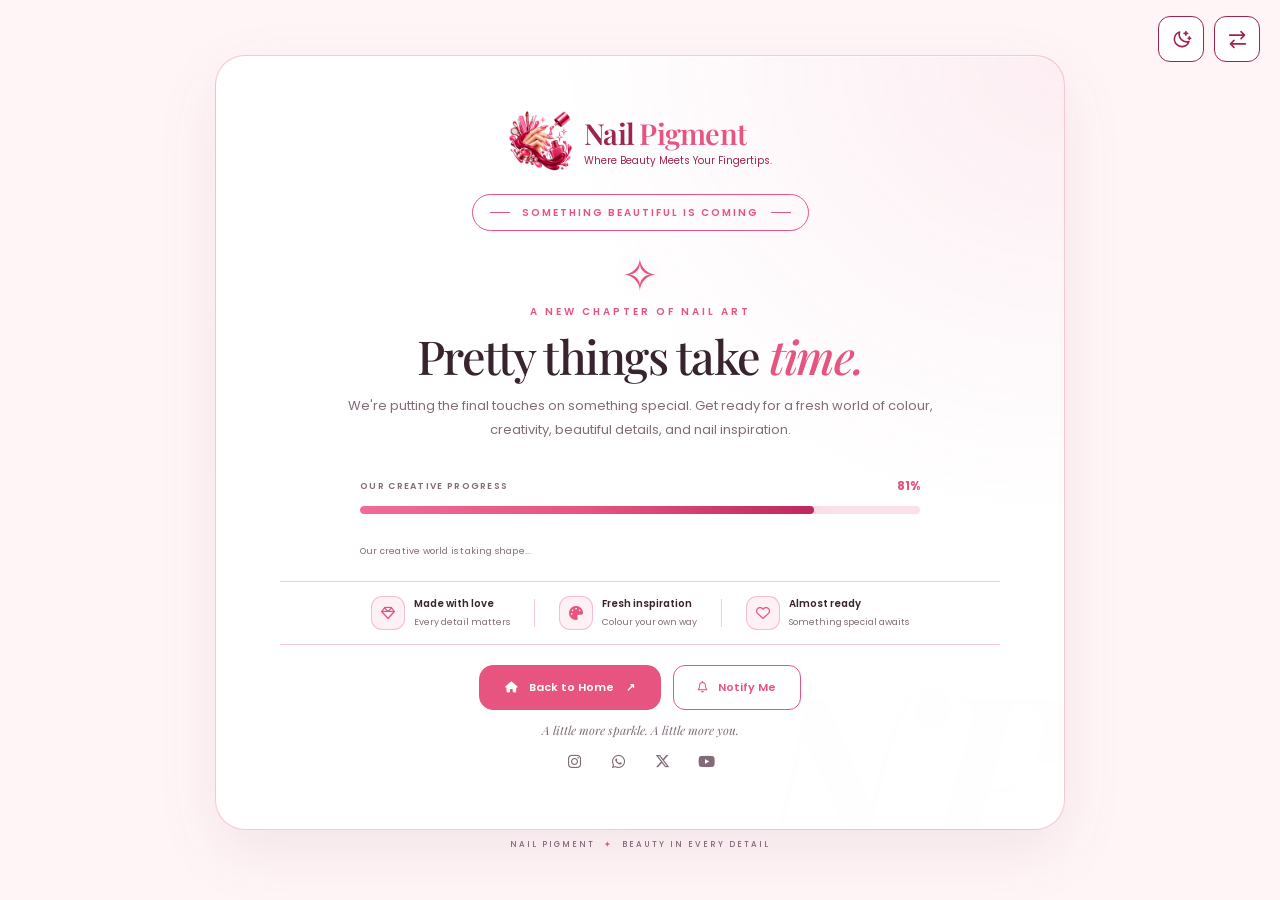
<file: coming-soon.html>
<!DOCTYPE html>
<html lang="en" dir="ltr" data-theme="light">
<head>
  <meta charset="UTF-8">
  <meta name="viewport" content="width=device-width, initial-scale=1.0">
  <meta name="theme-color" content="#FFF5F7">
  <meta name="description" content="Something beautiful is coming to Nail Pigment. Discover our upcoming nail art experience.">

  <title>Coming Soon | Nail Pigment</title>

  <link rel="icon" type="image/png"
    href="https://i.ibb.co/s9dHG7bf/Screenshot-2026-10-19-125458.png">

  <link rel="preconnect" href="https://fonts.googleapis.com">
  <link rel="preconnect" href="https://fonts.gstatic.com" crossorigin>

  <link href="https://fonts.googleapis.com/css2?family=Playfair+Display:wght@400;500;600;700&family=Poppins:wght@300;400;500;600;700&display=swap" rel="stylesheet">

  <link rel="stylesheet"
    href="https://cdnjs.cloudflare.com/ajax/libs/font-awesome/6.5.2/css/all.min.css">

  <link rel="stylesheet" href="css/shared.css">
  <link rel="stylesheet" href="css/layout.css">
  <link rel="stylesheet" href="css/special-pages.css">

  <script src="js/special-pages.js" defer></script>
  <link rel="stylesheet" href="css/header-footer-align.css">
</head>

<body class="np-special-page np-coming-soon-page"
  data-special-page="coming-soon">

  <!-- Theme and direction controls -->
  <div class="np-special-tools">
    <button class="np-utility-btn"
      type="button"
      data-theme-toggle
      aria-label="Switch to dark mode"
      title="Switch to dark mode">
    </button>

    <button class="np-utility-btn"
      type="button"
      data-rtl-toggle
      aria-label="Switch to right-to-left direction"
      title="Switch text direction">
    </button>
  </div>

  <main class="np-coming-layout">

    <section class="np-coming-card" aria-labelledby="coming-title">

      <span class="np-coming-corner np-coming-corner-top"
        aria-hidden="true"></span>

      <!-- Centered brand -->
      <a class="np-coming-brand"
        href="index.html"
        aria-label="Nail Pigment home">

        <img
          src="images/logo/nail-pigment-logo.png"
          alt="Nail Pigment logo"
          class="np-coming-logo">

        <span class="np-coming-brand-copy">
          <strong><span>Nail</span> Pigment</strong>
          <small>Where Beauty Meets Your Fingertips.</small>
        </span>
      </a>

      <!-- Intro label -->
      <span class="np-special-tag np-coming-tag">
        <span aria-hidden="true"></span>
        SOMETHING BEAUTIFUL IS COMING
        <span aria-hidden="true"></span>
      </span>

      <div class="np-coming-symbol" aria-hidden="true">✧</div>

      <p class="np-coming-kicker">A NEW CHAPTER OF NAIL ART</p>

      <h1 id="coming-title">
        Pretty things take <em>time.</em>
      </h1>

      <p class="np-coming-description">
        We're putting the final touches on something special.
        Get ready for a fresh world of colour, creativity,
        beautiful details, and nail inspiration.
      </p>

      <!-- Animated progress -->
      <div class="np-coming-progress">

        <div class="np-progress-heading">
          <span>OUR CREATIVE PROGRESS</span>
          <strong>
            <span data-progress-number>0</span>%
          </strong>
        </div>

        <div class="np-progress-track"
          role="progressbar"
          aria-label="Creative progress"
          aria-valuemin="0"
          aria-valuemax="100"
          aria-valuenow="0"
          data-progress-track>

          <span data-progress-fill></span>
        </div>

        <p class="np-progress-caption" data-progress-caption>
          Preparing something lovely for you...
        </p>
      </div>

      <!-- Launch details -->
      <div class="np-coming-details">

        <div class="np-coming-detail">
          <span class="np-coming-detail-icon" aria-hidden="true">
            <i class="fa-regular fa-gem"></i>
          </span>
          <span>
            <strong>Made with love</strong>
            <small>Every detail matters</small>
          </span>
        </div>

        <span class="np-coming-detail-divider"
          aria-hidden="true"></span>

        <div class="np-coming-detail">
          <span class="np-coming-detail-icon" aria-hidden="true">
            <i class="fa-solid fa-palette"></i>
          </span>
          <span>
            <strong>Fresh inspiration</strong>
            <small>Colour your own way</small>
          </span>
        </div>

        <span class="np-coming-detail-divider"
          aria-hidden="true"></span>

        <div class="np-coming-detail">
          <span class="np-coming-detail-icon" aria-hidden="true">
            <i class="fa-regular fa-heart"></i>
          </span>
          <span>
            <strong>Almost ready</strong>
            <small>Something special awaits</small>
          </span>
        </div>

      </div>

      
<div class="np-coming-actions">
  <a class="np-special-primary np-coming-home" href="index.html">
    <i class="fa-solid fa-house" aria-hidden="true"></i>
    Back to Home <span aria-hidden="true">↗</span>
  </a>

  <button class="np-notify-btn" type="button" data-notify-open>
    <i class="fa-regular fa-bell" aria-hidden="true"></i>
    Notify Me
  </button>
</div>


      <p class="np-coming-signoff">
        A little more sparkle. A little more you.
      </p>

      <!-- Social links: replace placeholders with your real URLs -->
      <nav class="np-coming-socials" aria-label="Follow Nail Pigment">

        <a href="YOUR_INSTAGRAM_URL"
          aria-label="Instagram"
          title="Instagram">
          <i class="fa-brands fa-instagram" aria-hidden="true"></i>
        </a>

        <a href="YOUR_WHATSAPP_URL"
          aria-label="WhatsApp"
          title="WhatsApp">
          <i class="fa-brands fa-whatsapp" aria-hidden="true"></i>
        </a>

        <a href="YOUR_TWITTER_URL"
          aria-label="Twitter / X"
          title="Twitter / X">
          <i class="fa-brands fa-x-twitter" aria-hidden="true"></i>
        </a>

        <a href="YOUR_YOUTUBE_URL"
          aria-label="YouTube"
          title="YouTube">
          <i class="fa-brands fa-youtube" aria-hidden="true"></i>
        </a>

      </nav>

      <span class="np-coming-watermark" aria-hidden="true">NP</span>

      <span class="np-coming-corner np-coming-corner-bottom"
        aria-hidden="true"></span>

    </section>
    
<div class="np-notify-overlay" data-notify-overlay hidden>
  <section class="np-notify-dialog"
    role="dialog"
    aria-modal="true"
    aria-labelledby="notify-title">

    <button class="np-notify-close" type="button"
      data-notify-close aria-label="Close notification form">
      &times;
    </button>

    <span class="np-special-tag">
      <span></span> STAY IN THE LOOP <span></span>
    </span>

    <h2 id="notify-title">Be the first to <em>know.</em></h2>
    <p>Leave your email and we'll let you know when something beautiful is ready.</p>

    <form data-notify-form>
      <label for="notify-email">Your email address</label>
      <input id="notify-email" name="email" type="email"
        placeholder="you@example.com" autocomplete="email" required>

      <button class="np-notify-submit" type="submit">
        Notify Me <span aria-hidden="true">↗</span>
      </button>

      <p class="np-notify-message" data-notify-message aria-live="polite"></p>
    </form>
  </section>
</div>

    <p class="np-coming-footer-note">
      NAIL PIGMENT <span aria-hidden="true">✦</span> BEAUTY IN EVERY DETAIL
    </p>

  </main>

</body>
</html>
</file>
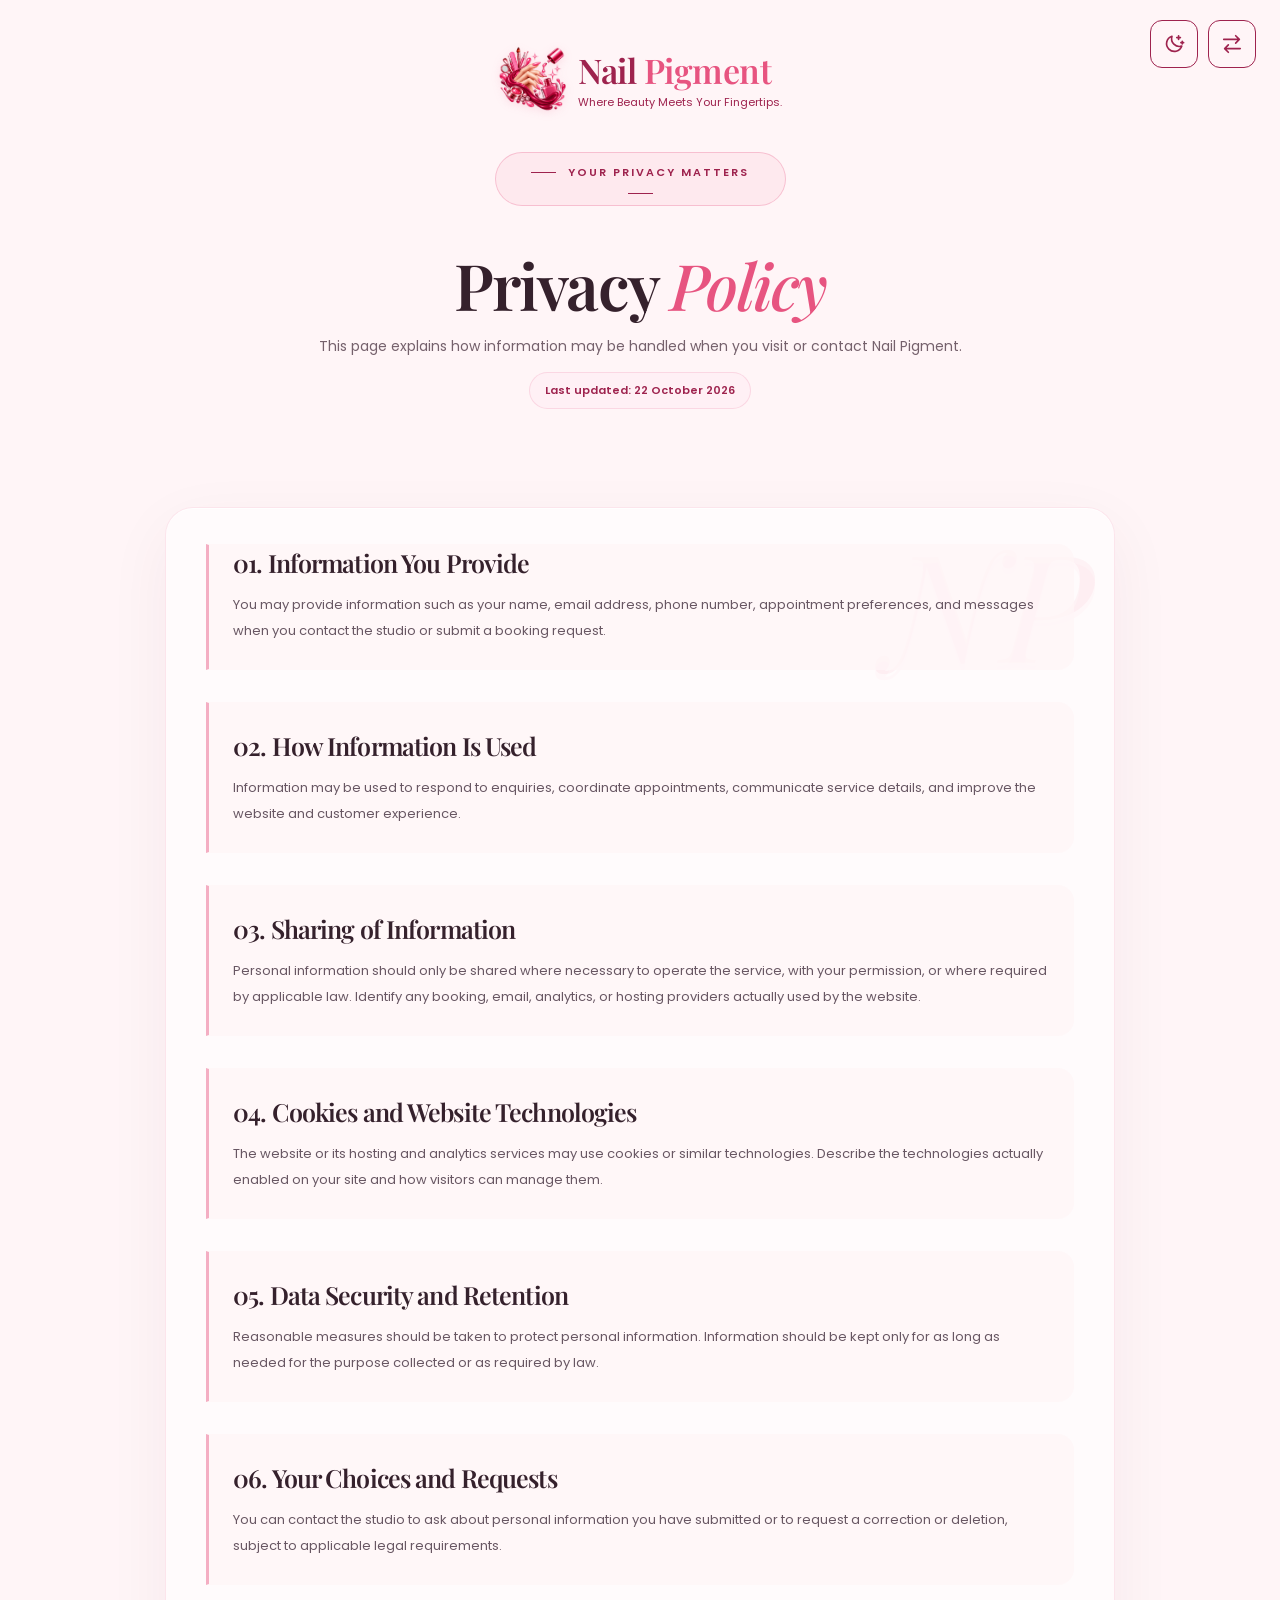
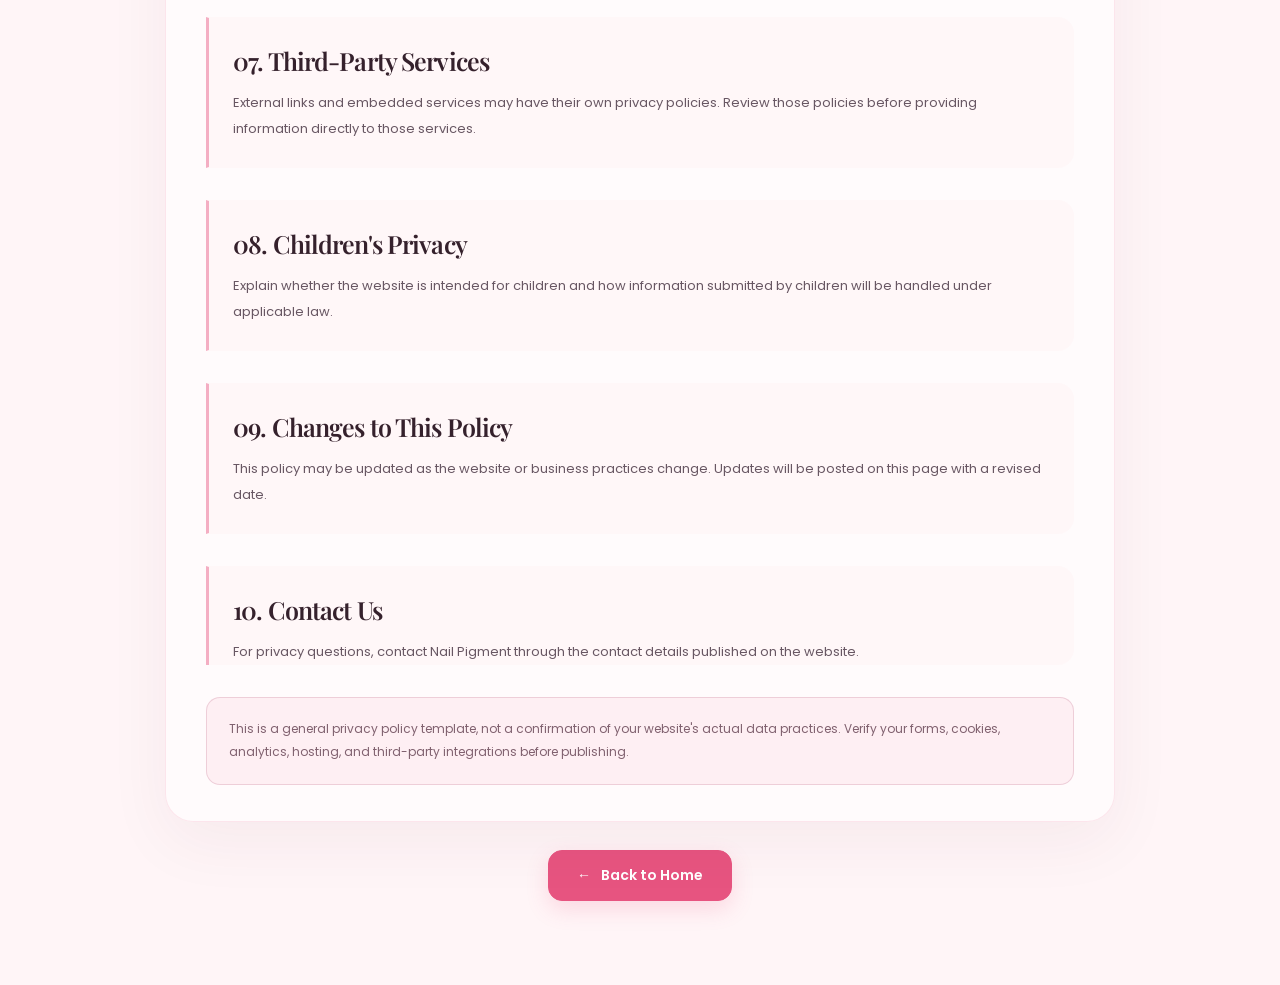
<file: privacy.html>
<!DOCTYPE html>
<html lang="en" dir="ltr" data-theme="light">
<head>
  <meta charset="UTF-8">
  <meta name="viewport" content="width=device-width, initial-scale=1.0">
  <meta name="theme-color" content="#FFF5F7">
  <meta name="description" content="Learn how Nail Pigment handles personal information.">

  <title>Privacy Policy | Nail Pigment</title>

  <link rel="icon" type="image/png"
    href="https://i.ibb.co/s9dHG7bf/Screenshot-2026-10-19-125458.png">

  <link rel="preconnect" href="https://fonts.googleapis.com">
  <link rel="preconnect" href="https://fonts.gstatic.com" crossorigin>
  <link href="https://fonts.googleapis.com/css2?family=Playfair+Display:wght@400;500;600;700&family=Poppins:wght@300;400;500;600;700&display=swap" rel="stylesheet">

  <link rel="stylesheet"
    href="https://cdnjs.cloudflare.com/ajax/libs/font-awesome/6.5.2/css/all.min.css">

  <link rel="stylesheet" href="css/shared.css">
  <link rel="stylesheet" href="css/layout.css">
  <link rel="stylesheet" href="css/special-pages.css">

  <script src="js/special-pages.js" defer></script>
  <link rel="stylesheet" href="css/header-footer-align.css">
</head>

<body class="np-special-page np-legal-special-page"
      data-special-page="privacy">

  <main class="np-legal-special-layout">

    <div class="np-special-tools">
      <button class="icon-btn np-utility-btn"
        type="button"
        data-theme-toggle
        aria-label="Switch to dark mode"
        title="Switch to dark mode">
      </button>

      <button class="icon-btn np-utility-btn"
        type="button"
        data-rtl-toggle
        aria-label="Switch to right-to-left direction"
        title="Switch to right-to-left direction">
      </button>
    </div>

    <article class="np-legal-special-card">

      <a class="np-special-brand"
        href="index.html"
        aria-label="Nail Pigment home">

        <img class="brand-logo"
          src="images/logo/nail-pigment-logo.png"
          alt="Nail Pigment logo">

        <span class="brand-name">
          <span>Nail</span> <b>Pigment</b>
          <small class="brand-tagline">
            Where Beauty Meets Your Fingertips.
          </small>
        </span>
      </a>

      <header class="np-legal-hero">
        <span class="np-special-tag">
          <span aria-hidden="true"></span>
          YOUR PRIVACY MATTERS
          <span aria-hidden="true"></span>
        </span>

        <h1>Privacy <em>Policy</em></h1>

        <p>
          This page explains how information may be handled when you
          visit or contact Nail Pigment.
        </p>

        <span class="np-legal-note">
          Last updated: 22 October 2026
        </span>
      </header>

      <div class="np-legal-content">

        <section>
          <h2>01. Information You Provide</h2>
          <p>
            You may provide information such as your name, email address,
            phone number, appointment preferences, and messages when you
            contact the studio or submit a booking request.
          </p>
        </section>

        <section>
          <h2>02. How Information Is Used</h2>
          <p>
            Information may be used to respond to enquiries, coordinate
            appointments, communicate service details, and improve the
            website and customer experience.
          </p>
        </section>

        <section>
          <h2>03. Sharing of Information</h2>
          <p>
            Personal information should only be shared where necessary
            to operate the service, with your permission, or where
            required by applicable law. Identify any booking, email,
            analytics, or hosting providers actually used by the website.
          </p>
        </section>

        <section>
          <h2>04. Cookies and Website Technologies</h2>
          <p>
            The website or its hosting and analytics services may use
            cookies or similar technologies. Describe the technologies
            actually enabled on your site and how visitors can manage them.
          </p>
        </section>

        <section>
          <h2>05. Data Security and Retention</h2>
          <p>
            Reasonable measures should be taken to protect personal
            information. Information should be kept only for as long
            as needed for the purpose collected or as required by law.
          </p>
        </section>

        <section>
          <h2>06. Your Choices and Requests</h2>
          <p>
            You can contact the studio to ask about personal information
            you have submitted or to request a correction or deletion,
            subject to applicable legal requirements.
          </p>
        </section>

        <section>
          <h2>07. Third-Party Services</h2>
          <p>
            External links and embedded services may have their own
            privacy policies. Review those policies before providing
            information directly to those services.
          </p>
        </section>

        <section>
          <h2>08. Children's Privacy</h2>
          <p>
            Explain whether the website is intended for children and
            how information submitted by children will be handled under
            applicable law.
          </p>
        </section>

        <section>
          <h2>09. Changes to This Policy</h2>
          <p>
            This policy may be updated as the website or business
            practices change. Updates will be posted on this page
            with a revised date.
          </p>
        </section>

        <section>
          <h2>10. Contact Us</h2>
          <p>
            For privacy questions, contact Nail Pigment through the
            contact details published on the website.
          </p>
        </section>

        <p class="np-legal-disclaimer">
          This is a general privacy policy template, not a confirmation
          of your website's actual data practices. Verify your forms,
          cookies, analytics, hosting, and third-party integrations
          before publishing.
        </p>

      </div>

      <a class="np-special-back-link" href="index.html">
        <span aria-hidden="true">←</span> Back to Home
      </a>

    </article>
  </main>

</body>
</html>
</file>
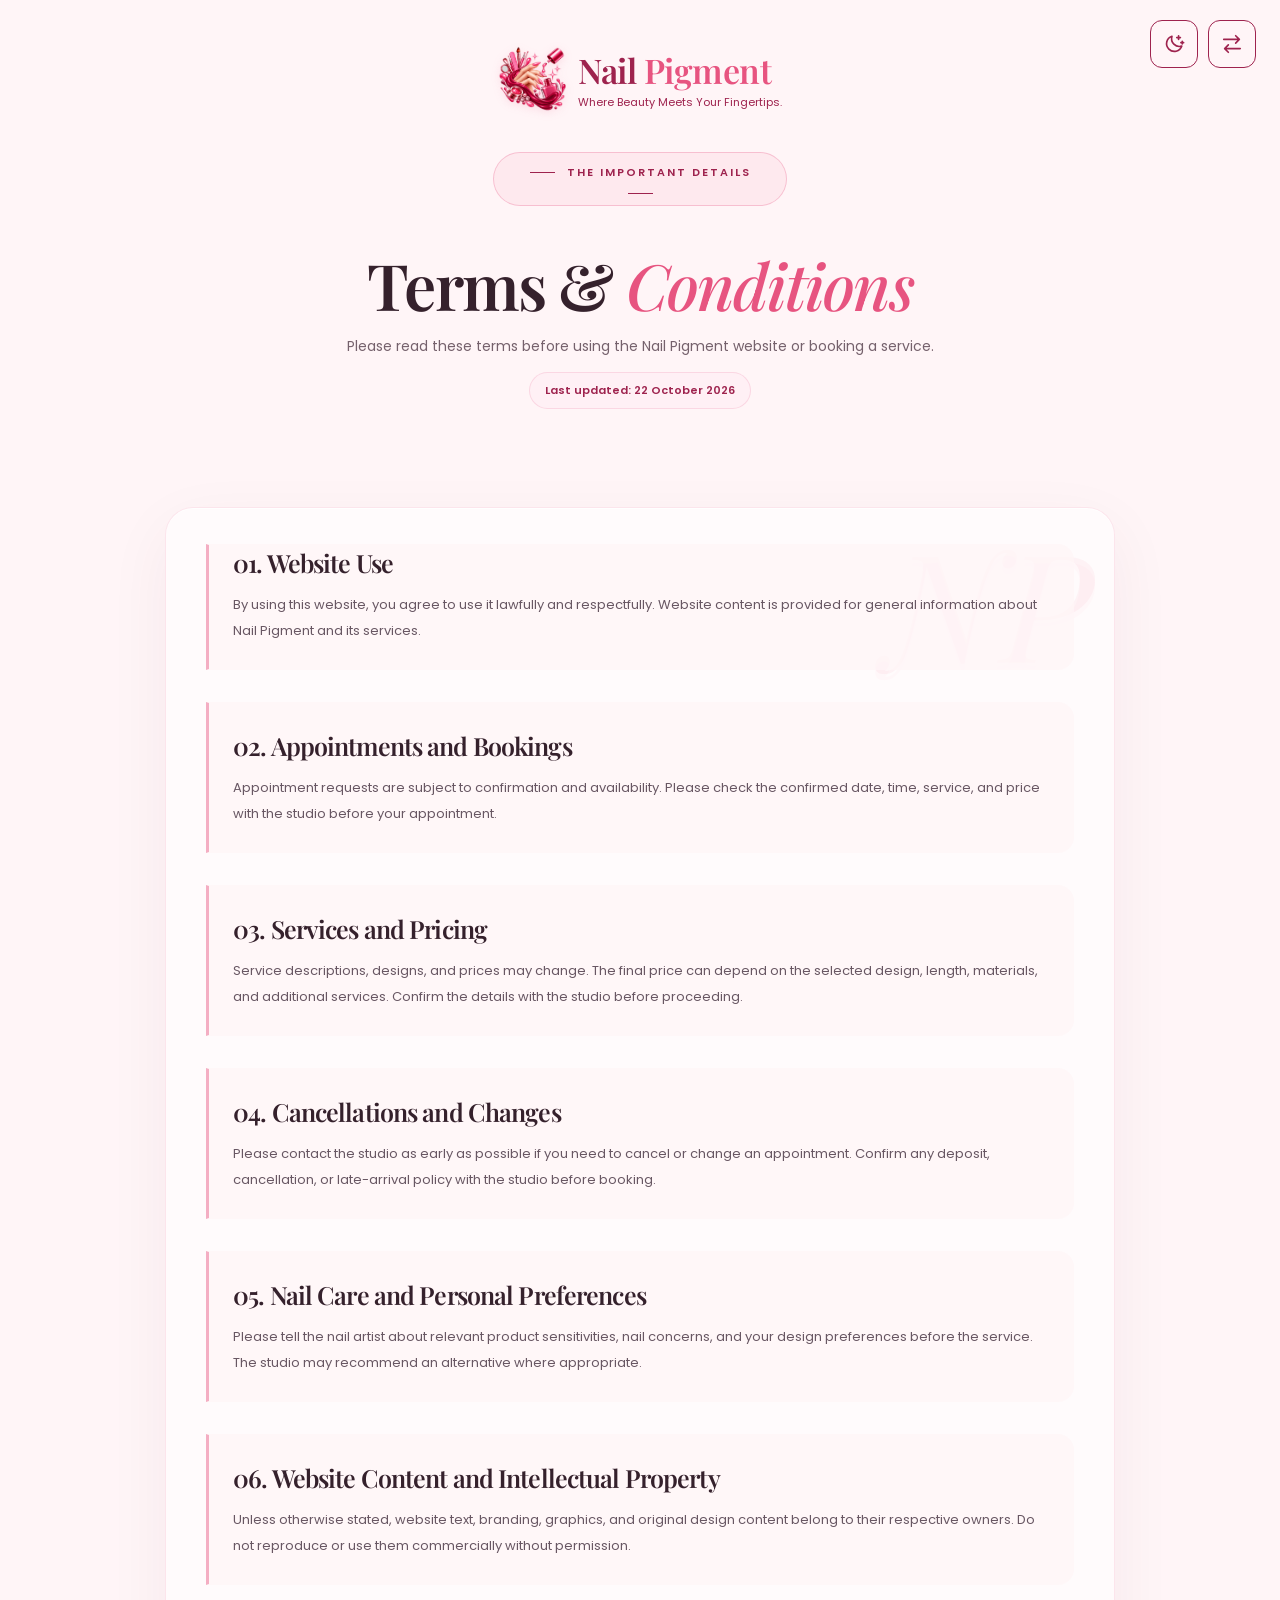
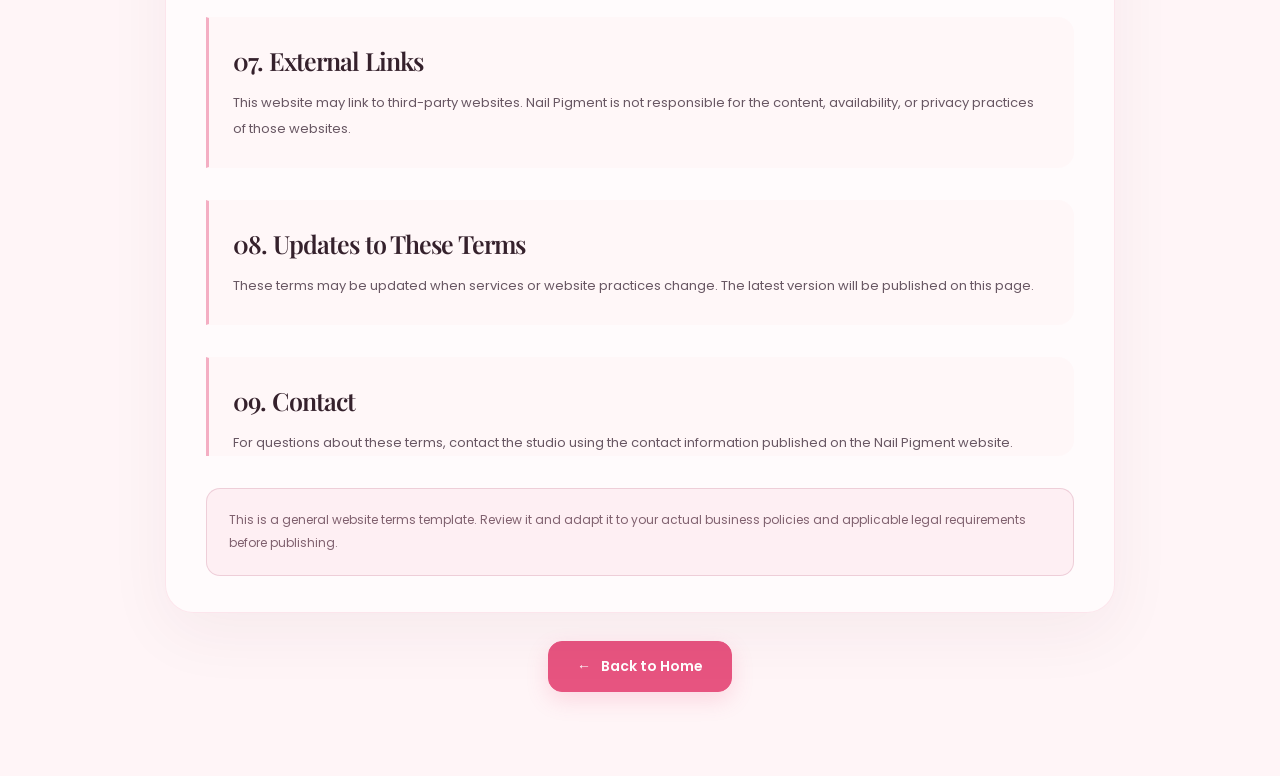
<file: terms.html>
<!DOCTYPE html>
<html lang="en" dir="ltr" data-theme="light">
<head>
  <meta charset="UTF-8">
  <meta name="viewport" content="width=device-width, initial-scale=1.0">
  <meta name="theme-color" content="#FFF5F7">
  <meta name="description" content="Read the terms and conditions for Nail Pigment.">

  <title>Terms &amp; Conditions | Nail Pigment</title>

  <link rel="icon" type="image/png"
    href="https://i.ibb.co/s9dHG7bf/Screenshot-2026-10-19-125458.png">

  <link rel="preconnect" href="https://fonts.googleapis.com">
  <link rel="preconnect" href="https://fonts.gstatic.com" crossorigin>
  <link href="https://fonts.googleapis.com/css2?family=Playfair+Display:wght@400;500;600;700&family=Poppins:wght@300;400;500;600;700&display=swap" rel="stylesheet">

  <link rel="stylesheet"
    href="https://cdnjs.cloudflare.com/ajax/libs/font-awesome/6.5.2/css/all.min.css">

  <link rel="stylesheet" href="css/shared.css">
  <link rel="stylesheet" href="css/layout.css">
  <link rel="stylesheet" href="css/special-pages.css">

  <script src="js/special-pages.js" defer></script>
  <link rel="stylesheet" href="css/header-footer-align.css">
</head>

<body class="np-special-page np-legal-special-page"
      data-special-page="terms">

  <main class="np-legal-special-layout">

    <div class="np-special-tools">
      <button class="icon-btn np-utility-btn"
        type="button"
        data-theme-toggle
        aria-label="Switch to dark mode"
        title="Switch to dark mode">
      </button>

      <button class="icon-btn np-utility-btn"
        type="button"
        data-rtl-toggle
        aria-label="Switch to right-to-left direction"
        title="Switch to right-to-left direction">
      </button>
    </div>

    <article class="np-legal-special-card">

      <a class="np-special-brand"
        href="index.html"
        aria-label="Nail Pigment home">

        <img class="brand-logo"
          src="images/logo/nail-pigment-logo.png"
          alt="Nail Pigment logo">

        <span class="brand-name">
          <span>Nail</span> <b>Pigment</b>
          <small class="brand-tagline">
            Where Beauty Meets Your Fingertips.
          </small>
        </span>
      </a>

      <header class="np-legal-hero">
        <span class="np-special-tag">
          <span aria-hidden="true"></span>
          THE IMPORTANT DETAILS
          <span aria-hidden="true"></span>
        </span>

        <h1>Terms &amp; <em>Conditions</em></h1>

        <p>
          Please read these terms before using the Nail Pigment
          website or booking a service.
        </p>

        <span class="np-legal-note">
          Last updated: 22 October 2026
        </span>
      </header>

      <div class="np-legal-content">

        <section>
          <h2>01. Website Use</h2>
          <p>
            By using this website, you agree to use it lawfully and
            respectfully. Website content is provided for general
            information about Nail Pigment and its services.
          </p>
        </section>

        <section>
          <h2>02. Appointments and Bookings</h2>
          <p>
            Appointment requests are subject to confirmation and
            availability. Please check the confirmed date, time,
            service, and price with the studio before your appointment.
          </p>
        </section>

        <section>
          <h2>03. Services and Pricing</h2>
          <p>
            Service descriptions, designs, and prices may change.
            The final price can depend on the selected design, length,
            materials, and additional services. Confirm the details
            with the studio before proceeding.
          </p>
        </section>

        <section>
          <h2>04. Cancellations and Changes</h2>
          <p>
            Please contact the studio as early as possible if you need
            to cancel or change an appointment. Confirm any deposit,
            cancellation, or late-arrival policy with the studio
            before booking.
          </p>
        </section>

        <section>
          <h2>05. Nail Care and Personal Preferences</h2>
          <p>
            Please tell the nail artist about relevant product
            sensitivities, nail concerns, and your design preferences
            before the service. The studio may recommend an alternative
            where appropriate.
          </p>
        </section>

        <section>
          <h2>06. Website Content and Intellectual Property</h2>
          <p>
            Unless otherwise stated, website text, branding, graphics,
            and original design content belong to their respective
            owners. Do not reproduce or use them commercially without
            permission.
          </p>
        </section>

        <section>
          <h2>07. External Links</h2>
          <p>
            This website may link to third-party websites. Nail Pigment
            is not responsible for the content, availability, or privacy
            practices of those websites.
          </p>
        </section>

        <section>
          <h2>08. Updates to These Terms</h2>
          <p>
            These terms may be updated when services or website
            practices change. The latest version will be published
            on this page.
          </p>
        </section>

        <section>
          <h2>09. Contact</h2>
          <p>
            For questions about these terms, contact the studio using
            the contact information published on the Nail Pigment website.
          </p>
        </section>

        <p class="np-legal-disclaimer">
          This is a general website terms template. Review it and adapt
          it to your actual business policies and applicable legal
          requirements before publishing.
        </p>

      </div>

      <a class="np-special-back-link" href="index.html">
        <span aria-hidden="true">←</span> Back to Home
      </a>

    </article>
  </main>

</body>
</html>
</file>
<file: css/shared.css>
/* Shared design tokens and typography only */
:root {
    --rose: #E75480;
    --rose-deep: #C93E6B;
    --blush: #FFF5F7;
    --ink: #2B2027;
    --muted: #796B73;
    --surface: #FFFFFF;
    --surface-soft: #FFF0F4;
    --line: #F0D8E0;
    --accent: #A96C82;
    --shadow: 0 18px 55px rgba(151, 67, 99, .09);
    --radius: 24px;
    --radius-card: 20px;
    --radius-control: 14px;
    --content-width: 1440px
}

html[data-theme="dark"] {
    --blush: #171116;
    --ink: #FFF2F6;
    --muted: #C3AEB8;
    --surface: #211820;
    --surface-soft: #2B1B25;
    --line: #49303D;
    --accent: #F3A7C0;
    --shadow: 0 18px 55px rgba(0, 0, 0, .22)
}

* {
    box-sizing: border-box
}

html {
    scroll-behavior: smooth;
    scroll-padding-top: 100px
}

body {
    margin: 0;
    background: var(--blush);
    color: var(--ink);
    font-family: 'Poppins', sans-serif;
    font-size: 15px;
    line-height: 1.7
}

h1,
h2,
h3,
h4 {
    font-family: 'Playfair Display', serif;
    line-height: 1.12;
    font-weight: 600;
    letter-spacing: -.035em;
    margin: 0 0 18px
}

h1 {
    font-size: clamp(2.7rem, 5.1vw, 5rem)
}

h2 {
    font-size: clamp(2rem, 3.5vw, 3.3rem)
}

h3 {
    font-size: 1.4rem
}

p {
    margin: 0 0 18px;
    color: var(--muted)
}

em {
    color: var(--rose);
    font-weight: 500
}

a {
    color: inherit;
    text-decoration: none
}

button,
input,
select,
textarea {
    font: inherit
}

button,
a {
    -webkit-tap-highlight-color: transparent
}

button {
    cursor: pointer
}

img {
    display: block;
    max-width: 100%
}

.eyebrow {
    display: inline-flex;
    align-items: center;
    gap: 10px;
    font-size: .72rem;
    letter-spacing: .18em;
    font-weight: 600;
    color: var(--rose-deep);
    text-transform: uppercase;
    margin-bottom: 18px
}

.eyebrow:before {
    content: "";
    display: inline-block;
    width: 24px;
    height: 1px;
    background: currentColor
}

.btn {
    min-height: 48px;
    padding: 12px 22px;
    border-radius: var(--radius-control);
    display: inline-flex;
    align-items: center;
    justify-content: center;
    gap: 12px;
    border: 1px solid transparent;
    font-weight: 600;
    font-size: .87rem;
    transition: transform .2s, background .2s, border-color .2s
}

.btn:hover {
    transform: translateY(-2px)
}

.btn-primary {
    background: var(--rose);
    color: #fff;
    box-shadow: 0 8px 24px rgba(231, 84, 128, .19)
}

.btn-primary:hover {
    background: var(--rose-deep)
}

.btn-outline {
    border-color: var(--line);
    background: var(--surface);
    color: var(--ink)
}

.btn-light {
    background: #fff;
    color: #6C2C48
}

.full-width {
    width: 100%
}

.text-link {
    font-weight: 600;
    color: var(--rose-deep);
    font-size: .88rem
}

/* Website brand name and tagline */
.brand-name {
  display: flex;
  flex-direction: column;
  align-items: flex-start;
  line-height: 1.15;
}

.brand-tagline {
  display: block;
  margin-top: 5px;
  font-family: "Poppins", sans-serif;
  font-size: 10px;
  font-weight: 400;
  letter-spacing: 0.3px;
  color: var(--text-color, #9E234E);
  white-space: nowrap;
}

/* Footer brand tagline */
.footer-logo .brand-tagline {
  font-size: 9px;
}

/* Mobile adjustment */
@media (max-width: 480px) {
  .brand-tagline {
    font-size: 8px;
    letter-spacing: 0;
  }
}

/* Keep Nail Pigment on one line */
.brand-name {
  display: flex;
  flex-direction: row;
  flex-wrap: wrap;
  align-items: baseline;
  column-gap: 6px;
  line-height: 1.1;
  white-space: nowrap;
}

/* Keep the tagline on the next line */
.brand-tagline {
  flex-basis: 100%;
  display: block;
  margin-top: 3px;
  font-family: "Poppins", sans-serif;
  font-size: 10px;
  font-weight: 400;
  letter-spacing: 0;
  line-height: 1.3;
  white-space: nowrap;
}

/* Footer tagline */
.footer-logo .brand-tagline {
  font-size: 9px;
}

/* RTL/LTR toggle arrow color */
#rtlToggle {
  color: #9E234E;
  border-color: #9E234E;
}

#rtlToggle svg {
  color: #9E234E;
  stroke: #9E234E;
}

/* Hover effect */
#rtlToggle:hover {
  color: #FFFFFF;
  background-color: #9E234E;
  border-color: #9E234E;
}

#rtlToggle:hover svg {
  color: #FFFFFF;
  stroke: #FFFFFF;
}

/* Dark mode toggle — Deep Berry Pink hover */
#themeToggle {
  transition: background-color 0.3s ease,
              color 0.3s ease,
              border-color 0.3s ease;
}

#themeToggle:hover {
  background-color: #9E234E;
  border-color: #9E234E;
  color: #FFFFFF;
}

#themeToggle:hover svg {
  stroke: #FFFFFF;
}

/* RTL toggle arrows in dark mode */
html[data-theme="dark"] #rtlToggle {
  color: #FFFFFF;
  border-color: #9E234E;
}

html[data-theme="dark"] #rtlToggle svg {
  stroke: #FFFFFF;
}

/* Hover: berry pink background with white arrows */
html[data-theme="dark"] #rtlToggle:hover {
  background-color: #9E234E;
  border-color: #9E234E;
  color: #FFFFFF;
}

html[data-theme="dark"] #rtlToggle:hover svg {
  stroke: #FFFFFF;
}

/* Footer social icons — Deep Berry Pink border */
.socials a {
  border: 1px solid #9E234E;
  transition: background-color 0.3s ease,
              border-color 0.3s ease,
              color 0.3s ease;
}

/* Icon color */
.socials a svg {
  color: #9E234E;
  stroke: #9E234E;
}

/* Hover effect */
.socials a:hover {
  background-color: #9E234E;
  border-color: #9E234E;
}

.socials a:hover svg {
  color: #FFFFFF;
  stroke: #FFFFFF;
}

/* Footer social icons — Deep Berry Pink borders */
.site-footer .socials a {
  border: 1px solid #9E234E !important;
  color: #9E234E;
}

.site-footer .socials a svg {
  stroke: #9E234E;
}

/* Dark mode */
html[data-theme="dark"] .site-footer .socials a {
  border-color: #9E234E !important;
  color: #FFFFFF;
}

html[data-theme="dark"] .site-footer .socials a svg {
  stroke: #FFFFFF;
}

/* Hover in both themes */
.site-footer .socials a:hover {
  background-color: #9E234E;
  border-color: #9E234E !important;
  color: #FFFFFF;
}

.site-footer .socials a:hover svg {
  stroke: #FFFFFF;
}

/* Keep header and footer branding consistent */
.site-header .brand,
.site-footer .footer-logo {
  display: flex;
  align-items: center;
  gap: 12px;
}

/* Same logo image size */
.site-header .brand-logo,
.site-footer .footer-logo .brand-logo {
  width: 80px;
  height: 80px;
  object-fit: contain;
  flex-shrink: 0;
}

/* Same brand name styling */
.site-header .brand-name,
.site-footer .footer-logo .brand-name {
  font-family: "Playfair Display", serif;
  font-size: 32px;
  line-height: 1.1;
  white-space: nowrap;
}

/* Keep Nail Pigment on one line */
.site-header .brand-name,
.site-footer .footer-logo .brand-name {
  flex-direction: row;
  flex-wrap: wrap;
  column-gap: 6px;
  align-items: baseline;
}

/* Same tagline styling */
.site-header .brand-tagline,
.site-footer .footer-logo .brand-tagline {
  flex-basis: 100%;
  margin-top: 3px;
  font-family: "Poppins", sans-serif;
  font-size: 10px;
  font-weight: 400;
  line-height: 1.3;
  white-space: nowrap;
}

/* Responsive adjustment */
@media (max-width: 480px) {
  .site-header .brand-logo,
  .site-footer .footer-logo .brand-logo {
    width: 60px;
    height: 60px;
  }

  .site-header .brand-name,
  .site-footer .footer-logo .brand-name {
    font-size: 24px;
  }

  .site-header .brand-tagline,
  .site-footer .footer-logo .brand-tagline {
    font-size: 8px;
  }
}

/* Nail Pigment logo — light and dark modes */
.brand-logo {
  display: block;
  height: auto;
  max-width: 100%;
  object-fit: contain;
  background: transparent;
  filter: drop-shadow(0 2px 5px rgba(231, 84, 128, 0.16));
}

/* Keep the pink logo visible in dark mode */
html[data-theme="dark"] .brand-logo,
body[data-theme="dark"] .brand-logo {
  background: transparent;
  filter: drop-shadow(0 0 8px rgba(231, 84, 128, 0.25));
}

/* =========================================
   NAIL PIGMENT — SHARED GLASS SIGNATURE
========================================= */

.eyebrow,
.hero-eyebrow,
.contact-editorial-eyebrow,
.contact-v2-eyebrow,
.gallery-hero-eyebrow,
.offers-eyebrow,
.services-hero-badge,
.nail-process-eyebrow {
    position: relative;
    display: inline-flex;
    align-items: center;
    justify-content: center;
    gap: 11px;
    width: fit-content;
    max-width: 100%;
    padding: 8px 13px;
    border: 1px solid rgba(231, 84, 128, 0.20);
    border-radius: 999px;

    background: linear-gradient(
        135deg,
        rgba(255, 255, 255, 0.72),
        rgba(255, 230, 238, 0.38)
    );
    box-shadow:
        inset 0 1px 0 rgba(255, 255, 255, 0.92),
        0 5px 18px rgba(201, 62, 107, 0.055);

    color: var(--rose-deep);
    font-family: "Poppins", sans-serif;
    font-size: 0.68rem;
    font-weight: 600;
    letter-spacing: 0.17em;
    line-height: 1.5;
    text-align: center;
    text-transform: uppercase;
    -webkit-backdrop-filter: blur(12px);
    backdrop-filter: blur(12px);
}

/* Thin signature lines */
.eyebrow::before,
.eyebrow::after,
.hero-eyebrow::before,
.hero-eyebrow::after,
.contact-editorial-eyebrow::before,
.contact-editorial-eyebrow::after,
.contact-v2-eyebrow::before,
.contact-v2-eyebrow::after,
.gallery-hero-eyebrow::before,
.gallery-hero-eyebrow::after,
.offers-eyebrow::before,
.offers-eyebrow::after,
.services-hero-badge::before,
.services-hero-badge::after,
.nail-process-eyebrow::before,
.nail-process-eyebrow::after {
    content: "";
    display: block;
    flex: 0 0 22px;
    width: 22px;
    height: 1px;
    background: var(--rose);
    opacity: 0.9;
}

/* Gentle shine when hovered */
.eyebrow,
.hero-eyebrow,
.contact-editorial-eyebrow,
.contact-v2-eyebrow,
.gallery-hero-eyebrow,
.offers-eyebrow,
.services-hero-badge,
.nail-process-eyebrow {
    transition:
        border-color 0.25s ease,
        box-shadow 0.25s ease,
        transform 0.25s ease;
}

.eyebrow:hover,
.hero-eyebrow:hover,
.contact-editorial-eyebrow:hover,
.contact-v2-eyebrow:hover,
.gallery-hero-eyebrow:hover,
.offers-eyebrow:hover,
.services-hero-badge:hover,
.nail-process-eyebrow:hover {
    border-color: rgba(231, 84, 128, 0.42);
    box-shadow:
        inset 0 1px 0 rgba(255, 255, 255, 0.95),
        0 7px 22px rgba(201, 62, 107, 0.10);
}

/* Dark mode */
html[data-theme="dark"] .eyebrow,
html[data-theme="dark"] .hero-eyebrow,
html[data-theme="dark"] .contact-editorial-eyebrow,
html[data-theme="dark"] .contact-v2-eyebrow,
html[data-theme="dark"] .gallery-hero-eyebrow,
html[data-theme="dark"] .offers-eyebrow,
html[data-theme="dark"] .services-hero-badge,
html[data-theme="dark"] .nail-process-eyebrow,
body[data-theme="dark"] .eyebrow,
body[data-theme="dark"] .hero-eyebrow,
body[data-theme="dark"] .contact-editorial-eyebrow,
body[data-theme="dark"] .contact-v2-eyebrow,
body[data-theme="dark"] .gallery-hero-eyebrow,
body[data-theme="dark"] .offers-eyebrow,
body[data-theme="dark"] .services-hero-badge,
body[data-theme="dark"] .nail-process-eyebrow {
    color: #F3A7C0;
    background: linear-gradient(
        135deg,
        rgba(255, 255, 255, 0.09),
        rgba(231, 84, 128, 0.10)
    );
    border-color: rgba(243, 167, 192, 0.24);
    box-shadow:
        inset 0 1px 0 rgba(255, 255, 255, 0.10),
        0 5px 18px rgba(0, 0, 0, 0.08);
}

html[data-theme="dark"] .eyebrow::before,
html[data-theme="dark"] .eyebrow::after,
html[data-theme="dark"] .hero-eyebrow::before,
html[data-theme="dark"] .hero-eyebrow::after,
html[data-theme="dark"] .contact-editorial-eyebrow::before,
html[data-theme="dark"] .contact-editorial-eyebrow::after,
html[data-theme="dark"] .contact-v2-eyebrow::before,
html[data-theme="dark"] .contact-v2-eyebrow::after,
html[data-theme="dark"] .gallery-hero-eyebrow::before,
html[data-theme="dark"] .gallery-hero-eyebrow::after,
html[data-theme="dark"] .offers-eyebrow::before,
html[data-theme="dark"] .offers-eyebrow::after,
html[data-theme="dark"] .services-hero-badge::before,
html[data-theme="dark"] .services-hero-badge::after,
html[data-theme="dark"] .nail-process-eyebrow::before,
html[data-theme="dark"] .nail-process-eyebrow::after {
    background: #F3A7C0;
}

/* Mobile */
@media (max-width: 600px) {
    .eyebrow,
    .hero-eyebrow,
    .contact-editorial-eyebrow,
    .contact-v2-eyebrow,
    .gallery-hero-eyebrow,
    .offers-eyebrow,
    .services-hero-badge,
    .nail-process-eyebrow {
        gap: 7px;
        padding: 7px 10px;
        font-size: 0.59rem;
        letter-spacing: 0.11em;
    }

    .eyebrow::before,
    .eyebrow::after,
    .hero-eyebrow::before,
    .hero-eyebrow::after,
    .contact-editorial-eyebrow::before,
    .contact-editorial-eyebrow::after,
    .contact-v2-eyebrow::before,
    .contact-v2-eyebrow::after,
    .gallery-hero-eyebrow::before,
    .gallery-hero-eyebrow::after,
    .offers-eyebrow::before,
    .offers-eyebrow::after,
    .services-hero-badge::before,
    .services-hero-badge::after,
    .nail-process-eyebrow::before,
    .nail-process-eyebrow::after {
        flex-basis: 14px;
        width: 14px;
    }
}

/* ==========================================
   NAIL PIGMENT — SHARED PREMIUM CTA CARDS
   Contact · Gallery · Offers · Services
========================================== */

body[data-page="contact"] .cta-band,
body[data-page="gallery"] .cta-band,
body[data-page="offers"] .offers-final-cta,
body[data-page="services"] .services-cta {
  position: relative;
  isolation: isolate;
  width: calc(100% - 80px);
  max-width: 1500px;
  margin: 64px auto 76px;
  padding: 46px clamp(28px, 5vw, 68px);
  box-sizing: border-box;
  overflow: hidden;

  display: flex;
  align-items: center;
  justify-content: space-between;
  gap: 32px;

  border: 1px solid rgba(231, 84, 128, 0.22);
  border-radius: 26px;

  background:
    radial-gradient(
      circle at 88% 15%,
      rgba(231, 84, 128, 0.15),
      transparent 34%
    ),
    linear-gradient(115deg, #F9D8E4 0%, #FFF0F5 52%, #F7D0DF 100%);

  box-shadow: 0 16px 40px rgba(158, 35, 78, 0.09);
}

/* Keep CTA content above its decoration */
body[data-page="contact"] .cta-band > *,
body[data-page="gallery"] .cta-band > *,
body[data-page="offers"] .offers-final-cta-inner,
body[data-page="services"] .services-cta > * {
  position: relative;
  z-index: 1;
}

/* Text */
body[data-page="contact"] .cta-band h2,
body[data-page="gallery"] .cta-band h2,
body[data-page="offers"] .offers-final-cta h2,
body[data-page="services"] .services-cta h2 {
  margin: 14px 0 10px;
  color: #351F2A;
  font-family: "Playfair Display", serif;
  font-size: clamp(30px, 3.5vw, 48px);
  line-height: 1.15;
}

body[data-page="contact"] .cta-band p,
body[data-page="gallery"] .cta-band p,
body[data-page="offers"] .offers-final-cta p,
body[data-page="services"] .services-cta p {
  margin: 0;
  color: #765866;
  font-family: "Poppins", sans-serif;
  line-height: 1.8;
}

/* Eyebrow */
body[data-page="contact"] .cta-band .eyebrow,
body[data-page="gallery"] .cta-band .eyebrow,
body[data-page="offers"] .offers-final-cta .offers-eyebrow,
body[data-page="services"] .services-cta .eyebrow {
  display: inline-flex;
  align-items: center;
  gap: 10px;
  padding: 9px 16px;
  border: 1px solid rgba(231, 84, 128, 0.2);
  border-radius: 999px;
  background: rgba(255, 255, 255, 0.55);
  color: #C9366B;
  font-family: "Poppins", sans-serif;
  font-size: 11px;
  font-weight: 600;
  letter-spacing: 1.8px;
}

/* Appointment buttons */
body[data-page="contact"] .cta-band .btn,
body[data-page="gallery"] .cta-band .btn,
body[data-page="offers"] .offers-final-cta .offers-btn,
body[data-page="services"] .services-cta .cta-button {
  flex-shrink: 0;
  display: inline-flex;
  align-items: center;
  justify-content: center;
  min-height: 52px;
  padding: 15px 26px;
  border: 1px solid #E75480;
  border-radius: 13px;
  background: #E75480;
  color: #fff;
  font-family: "Poppins", sans-serif;
  font-size: 14px;
  font-weight: 600;
  text-decoration: none;
  white-space: normal;
  box-shadow: 0 10px 22px rgba(231, 84, 128, 0.18);
  transition: background 0.25s ease, transform 0.25s ease,
              box-shadow 0.25s ease;
}

body[data-page="contact"] .cta-band .btn:hover,
body[data-page="gallery"] .cta-band .btn:hover,
body[data-page="offers"] .offers-final-cta .offers-btn:hover,
body[data-page="services"] .services-cta .cta-button:hover {
  background: #C9366B;
  border-color: #C9366B;
  color: #fff;
  transform: translateY(-2px);
  box-shadow: 0 14px 28px rgba(158, 35, 78, 0.2);
}

/* Offers CTA uses centered inner content in the original HTML */
body[data-page="offers"] .offers-final-cta {
  text-align: left;
}

body[data-page="offers"] .offers-final-cta-inner {
  width: 100%;
}

body[data-page="offers"] .offers-final-cta small {
  display: block;
  margin-top: 12px;
  color: #765866;
  font-size: 12px;
}

/* Decorative sparkle */
body[data-page="services"] .services-cta .cta-decoration {
  position: absolute;
  z-index: 0;
  right: 25%;
  top: 50%;
  transform: translateY(-50%);
  color: rgba(231, 84, 128, 0.22);
  font-size: clamp(80px, 9vw, 130px);
  line-height: 1;
  pointer-events: none;
}

/* Dark mode */
html[data-theme="dark"] body[data-page="contact"] .cta-band,
html[data-theme="dark"] body[data-page="gallery"] .cta-band,
html[data-theme="dark"] body[data-page="offers"] .offers-final-cta,
html[data-theme="dark"] body[data-page="services"] .services-cta {
  background:
    radial-gradient(circle at 88% 15%, rgba(231,84,128,.13), transparent 34%),
    linear-gradient(115deg, #351B29, #482333 55%, #3B202F);
  border-color: rgba(231, 84, 128, 0.28);
  box-shadow: 0 18px 42px rgba(0, 0, 0, 0.22);
}

html[data-theme="dark"] body[data-page="contact"] .cta-band h2,
html[data-theme="dark"] body[data-page="gallery"] .cta-band h2,
html[data-theme="dark"] body[data-page="offers"] .offers-final-cta h2,
html[data-theme="dark"] body[data-page="services"] .services-cta h2 {
  color: #FFF1F6;
}

html[data-theme="dark"] body[data-page="contact"] .cta-band p,
html[data-theme="dark"] body[data-page="gallery"] .cta-band p,
html[data-theme="dark"] body[data-page="offers"] .offers-final-cta p,
html[data-theme="dark"] body[data-page="services"] .services-cta p,
html[data-theme="dark"] body[data-page="offers"] .offers-final-cta small {
  color: #E8C8D5;
}

/* Tablet and mobile */
@media (max-width: 760px) {
  body[data-page="contact"] .cta-band,
  body[data-page="gallery"] .cta-band,
  body[data-page="offers"] .offers-final-cta,
  body[data-page="services"] .services-cta {
    width: calc(100% - 32px);
    margin: 42px auto 24px;
    padding: 32px 24px;
    border-radius: 21px;
    align-items: flex-start;
    flex-direction: column;
    gap: 22px;
  }

  body[data-page="contact"] .cta-band h2,
  body[data-page="gallery"] .cta-band h2,
  body[data-page="offers"] .offers-final-cta h2,
  body[data-page="services"] .services-cta h2 {
    font-size: clamp(29px, 7vw, 38px);
  }

  body[data-page="services"] .services-cta .cta-decoration {
    right: 10px;
    top: 25px;
    transform: none;
    font-size: 70px;
  }
}

@media (max-width: 420px) {
  body[data-page="contact"] .cta-band,
  body[data-page="gallery"] .cta-band,
  body[data-page="offers"] .offers-final-cta,
  body[data-page="services"] .services-cta {
    width: calc(100% - 24px);
    padding: 27px 19px;
  }

  body[data-page="contact"] .cta-band .btn,
  body[data-page="gallery"] .cta-band .btn,
  body[data-page="offers"] .offers-final-cta .offers-btn,
  body[data-page="services"] .services-cta .cta-button {
    width: 100%;
    box-sizing: border-box;
  }
}

/* Keep Nail Pigment order and consistent alignment in RTL */
html[dir="rtl"] .site-header .brand,
html[dir="rtl"] .site-footer .brand {
  direction: ltr !important;
  unicode-bidi: isolate !important;
  display: inline-flex;
  flex-direction: row;
  align-items: center;
  text-align: left;
}

/* Keep logo image and brand name aligned */
html[dir="rtl"] .site-header .brand-logo,
html[dir="rtl"] .site-footer .brand-logo {
  flex-shrink: 0;
  object-fit: contain;
}

html[dir="rtl"] .site-header .brand-name,
html[dir="rtl"] .site-footer .brand-name {
  direction: ltr !important;
  unicode-bidi: isolate !important;
  display: inline-flex;
  flex-direction: row;
  align-items: baseline;
  justify-content: flex-start;
  text-align: left !important;
  white-space: nowrap;
}

/* Preserve the exact word order */
html[dir="rtl"] .site-header .brand-name > span,
html[dir="rtl"] .site-header .brand-name > b,
html[dir="rtl"] .site-footer .brand-name > span,
html[dir="rtl"] .site-footer .brand-name > b {
  direction: ltr !important;
  unicode-bidi: isolate !important;
}

/* Keep footer tagline below the brand name */
html[dir="rtl"] .site-footer .brand-tagline {
  direction: ltr !important;
  unicode-bidi: isolate !important;
  text-align: left;
}

/* ==========================================
   NAIL PIGMENT — CONSISTENT BUTTON SHAPES
   Apply across the entire website
========================================== */

:root {
  --button-radius: 12px;
}

/* All common buttons and button-style links */
button,
input[type="button"],
input[type="submit"],
input[type="reset"],
.btn,
a.btn,
.btn-primary,
.btn-secondary,
.btn-light,
.btn-outline,
button[class*="btn-"],
a[class*="btn-"],
.text-action,
.gallery-hero-button,
.gallery-lightbox__close,
.gallery-lightbox__arrow,
.filter-btn,
.choice-btn,
.palette-close,
.reset-vibe,
.vibe-submit,
.cta-band a,
.cta-band button,
.gallery-card-actions a,
.gallery-card-actions button,
.site-header a[class*="appointment"],
.site-header button {
  border-radius: var(--button-radius) !important;
}

/* Keep circular icon-only controls circular */
.theme-toggle,
.rtl-toggle,
.socials a,
.social-links a,
button[aria-label="Close image preview"],
button[aria-label="Previous image"],
button[aria-label="Next image"] {
  border-radius: 50% !important;
}

/* ==========================================
   NAIL PIGMENT — MATCH HEADER & FOOTER BRAND
========================================== */

/* Keep the logo image and brand text aligned */
.site-header .brand,
.site-footer .footer-logo {
  display: flex;
  flex-direction: row;
  align-items: center;
  justify-content: flex-start;
  gap: 12px;
  direction: ltr !important;
  text-align: left;
  width: fit-content;
  max-width: 100%;
}

/* Consistent logo image size */
.site-header .brand-logo,
.site-footer .footer-logo .brand-logo {
  display: block;
  width: 76px;
  height: 76px;
  flex: 0 0 76px;
  object-fit: contain;
}

/* Brand name and tagline wrapper */
.site-header .brand-name,
.site-footer .footer-logo .brand-name {
  display: flex;
  flex-direction: row;
  flex-wrap: wrap;
  align-items: baseline;
  justify-content: flex-start;
  column-gap: 6px;
  width: max-content;
  max-width: 100%;
  margin: 0;
  padding: 0;
  font-family: "Playfair Display", serif;
  font-size: 32px;
  line-height: 1.1;
  letter-spacing: -0.035em;
  white-space: normal;
  direction: ltr !important;
  text-align: left !important;
}

/* Keep the complete website name on one line */
.site-header .brand-name > span,
.site-header .brand-name > b,
.site-footer .footer-logo .brand-name > span,
.site-footer .footer-logo .brand-name > b {
  display: inline;
  flex: 0 0 auto;
  white-space: nowrap;
}

/* Put the tagline below the complete name */
.site-header .brand-tagline,
.site-footer .footer-logo .brand-tagline {
  display: block;
  flex: 0 0 100%;
  width: 100%;
  margin: 3px 0 0;
  font-family: "Poppins", sans-serif;
  font-size: 10px;
  font-weight: 400;
  line-height: 1.4;
  letter-spacing: 0;
  white-space: normal;
  direction: ltr !important;
  text-align: left !important;
}

/* Do not reverse the brand when RTL is enabled */
html[dir="rtl"] .site-header .brand,
html[dir="rtl"] .site-footer .footer-logo {
  direction: ltr !important;
}

/* Mobile sizing */
@media (max-width: 480px) {
  .site-header .brand-logo,
  .site-footer .footer-logo .brand-logo {
    width: 58px;
    height: 58px;
    flex-basis: 58px;
  }

  .site-header .brand-name,
  .site-footer .footer-logo .brand-name {
    font-size: 24px;
  }

  .site-header .brand-tagline,
  .site-footer .footer-logo .brand-tagline {
    font-size: 8px;
  }
}


/* ==========================================
   NAIL PIGMENT — MATCH HEADER & FOOTER BRAND
========================================== */

/* Keep logo and website name consistent */
.site-header .brand,
.site-header .brand,
.site-footer .footer-logo {
  display: flex;
  align-items: center;
  gap: 10px;
  min-width: 0;
  max-width: 100%;
  box-sizing: border-box;
}

/* Same logo size in header and footer */
.site-header .brand-logo,
.site-footer .footer-logo .brand-logo {
  display: block;
  width: 64px !important;
  height: 64px !important;
  min-width: 64px;
  max-width: 64px;
  flex: 0 0 64px;
  object-fit: contain;
  margin: 0;
}

/* Same website name size */
.site-header .brand-name,
.site-footer .footer-logo .brand-name {
  display: flex;
  flex-wrap: wrap;
  align-items: baseline;
  column-gap: 5px;
  margin: 0;
  font-family: "Playfair Display", serif;
  font-size: 28px !important;
  font-weight: 600;
  line-height: 1.15;
  white-space: nowrap;
}

/* Keep name parts the same size */
.site-header .brand-name > span,
.site-header .brand-name > b,
.site-footer .footer-logo .brand-name > span,
.site-footer .footer-logo .brand-name > b {
  font-size: inherit;
  line-height: inherit;
}

/* Same tagline size and position */
.site-header .brand-tagline,
.site-footer .footer-logo .brand-tagline {
  display: block;
  flex: 0 0 100%;
  width: 100%;
  margin: 3px 0 0;
  font-family: "Poppins", sans-serif;
  font-size: 9px !important;
  font-weight: 400;
  line-height: 1.4;
  white-space: normal;
}

/* Tablet */
@media (max-width: 1024px) {
  .site-header .brand-logo,
  .site-footer .footer-logo .brand-logo {
    width: 56px !important;
    height: 56px !important;
    min-width: 56px;
    max-width: 56px;
    flex-basis: 56px;
  }

  .site-header .brand-name,
  .site-footer .footer-logo .brand-name {
    font-size: 24px !important;
  }

  .site-header .brand-tagline,
  .site-footer .footer-logo .brand-tagline {
    font-size: 8px !important;
  }
}

/* Mobile */
@media (max-width: 480px) {
  .site-header .brand,
  .site-footer .footer-logo {
    gap: 7px;
  }

  .site-header .brand-logo,
  .site-footer .footer-logo .brand-logo {
    width: 48px !important;
    height: 48px !important;
    min-width: 48px;
    max-width: 48px;
    flex-basis: 48px;
  }

  .site-header .brand-name,
  .site-footer .footer-logo .brand-name {
    font-size: 21px !important;
    column-gap: 4px;
  }

  .site-header .brand-tagline,
  .site-footer .footer-logo .brand-tagline {
    font-size: 7px !important;
  }
}

/* Extra-small mobile */
@media (max-width: 360px) {
  .site-header .brand,
  .site-footer .footer-logo {
    gap: 5px;
  }

  .site-header .brand-logo,
  .site-footer .footer-logo .brand-logo {
    width: 42px !important;
    height: 42px !important;
    min-width: 42px;
    max-width: 42px;
    flex-basis: 42px;
  }

  .site-header .brand-name,
  .site-footer .footer-logo .brand-name {
    font-size: 18px !important;
  }

  .site-header .brand-tagline,
  .site-footer .footer-logo .brand-tagline {
    font-size: 6.5px !important;
  }
}

/* RTL: preserve brand order without hard-coded shifting */
html[dir="rtl"] #site-header .brand,
html[dir="rtl"] .site-header .brand,
html[dir="rtl"] #site-footer .footer-logo,
html[dir="rtl"] .site-footer .footer-logo {
  transform: none !important;
  direction: ltr !important;
  text-align: left !important;
}

/* ==========================================
   RTL RESPONSIVE ALIGNMENT FIX
========================================== */

html[dir="rtl"] body {
  overflow-x: clip;
}

html[dir="rtl"] #site-header,
html[dir="rtl"] #site-footer,
html[dir="rtl"] main,
html[dir="rtl"] section {
  max-width: 100%;
  box-sizing: border-box;
}

html[dir="rtl"] #site-header .brand,
html[dir="rtl"] .site-header .brand,
html[dir="rtl"] #site-footer .footer-logo,
html[dir="rtl"] .site-footer .footer-logo {
  transform: none !important;
  direction: ltr !important;
  flex-shrink: 1;
  min-width: 0;
}

/* Hero content */
html[dir="rtl"] .hero-content,
html[dir="rtl"] .hero-copy,
html[dir="rtl"] .cta-band,
html[dir="rtl"] .offers-final-cta {
  text-align: right;
  box-sizing: border-box;
  max-width: 100%;
}

/* Footer columns */
html[dir="rtl"] .footer-top,
html[dir="rtl"] .footer-grid {
  direction: rtl;
  width: 100%;
  max-width: 100%;
  box-sizing: border-box;
}

html[dir="rtl"] .footer-col {
  min-width: 0;
  max-width: 100%;
  text-align: right;
  overflow-wrap: anywhere;
}

html[dir="rtl"] .footer-bottom {
  direction: rtl;
  flex-wrap: wrap;
}

/* Mobile layout */
@media (max-width: 650px) {
  html[dir="rtl"] #site-header .header-inner,
  html[dir="rtl"] .site-header .header-inner {
    direction: rtl;
    width: 100%;
    max-width: 100%;
    box-sizing: border-box;
    gap: 8px;
  }

  html[dir="rtl"] .header-actions {
    flex-shrink: 0;
    margin-inline: 0 !important;
  }

  html[dir="rtl"] .main-nav {
    inset-inline: 0;
    width: 100%;
    box-sizing: border-box;
    text-align: right;
  }

  html[dir="rtl"] .footer-top,
  html[dir="rtl"] .footer-grid {
    grid-template-columns: minmax(0, 1fr);
    gap: 24px;
  }

  html[dir="rtl"] .footer-brand,
  html[dir="rtl"] .footer-brand p {
    max-width: 100%;
    text-align: right;
  }

  html[dir="rtl"] .social-links,
  html[dir="rtl"] .socials {
    justify-content: flex-start;
  }
}

/* Fix missing tagline in mobile header */
@media (max-width: 480px) {
  #site-header .brand,
  .site-header .brand {
    display: flex !important;
    align-items: center !important;
    gap: 7px !important;
    min-width: 0;
    height: auto !important;
    overflow: visible !important;
  }

  #site-header .brand-name,
  .site-header .brand-name {
    display: flex !important;
    flex-wrap: wrap !important;
    align-items: baseline;
    white-space: normal !important;
    overflow: visible !important;
    line-height: 1.1 !important;
  }

  #site-header .brand-tagline,
  .site-header .brand-tagline {
    display: block !important;
    visibility: visible !important;
    opacity: 1 !important;
    position: static !important;
    flex: 0 0 100% !important;
    width: 100% !important;
    height: auto !important;
    margin: 3px 0 0 !important;
    font-size: 7px !important;
    line-height: 1.4 !important;
    white-space: normal !important;
    overflow: visible !important;
    color: inherit;
  }
}

/* ==========================================
   MOBILE ICON SIZE — LTR + RTL
========================================== */

@media (max-width: 480px) {
  /* Header theme, RTL and menu controls */
  #site-header .header-actions .icon-btn,
  #site-header .theme-toggle,
  #site-header .rtl-toggle,
  #site-header .menu-toggle,
  .site-header .header-actions .icon-btn,
  .site-header .theme-toggle,
  .site-header .rtl-toggle,
  .site-header .menu-toggle {
    width: 32px !important;
    height: 32px !important;
    min-width: 32px !important;
    min-height: 32px !important;
    padding: 0 !important;
    flex: 0 0 32px !important;
    box-sizing: border-box;
  }

  /* Icons inside header controls */
  #site-header .header-actions .icon-btn svg,
  #site-header .theme-toggle svg,
  #site-header .rtl-toggle svg,
  #site-header .menu-toggle svg,
  .site-header .header-actions .icon-btn svg,
  .site-header .theme-toggle svg,
  .site-header .rtl-toggle svg,
  .site-header .menu-toggle svg {
    width: 16px !important;
    height: 16px !important;
  }

  /* Footer social buttons */
  #site-footer .socials a,
  #site-footer .social-links a,
  .site-footer .socials a,
  .site-footer .social-links a {
    width: 34px !important;
    height: 34px !important;
    min-width: 34px !important;
    min-height: 34px !important;
    padding: 0 !important;
    flex: 0 0 34px !important;
    box-sizing: border-box;
  }

  /* Footer social icons */
  #site-footer .socials svg,
  #site-footer .social-links svg,
  .site-footer .socials svg,
  .site-footer .social-links svg {
    width: 15px !important;
    height: 15px !important;
  }

  /* Keep social icons evenly spaced */
  #site-footer .socials,
  #site-footer .social-links,
  .site-footer .socials,
  .site-footer .social-links {
    display: flex;
    flex-wrap: wrap;
    align-items: center;
    gap: 8px !important;
  }
}

/* Extra-small phones */
@media (max-width: 360px) {
  #site-header .header-actions .icon-btn,
  #site-header .theme-toggle,
  #site-header .rtl-toggle,
  #site-header .menu-toggle,
  .site-header .header-actions .icon-btn,
  .site-header .theme-toggle,
  .site-header .rtl-toggle,
  .site-header .menu-toggle {
    width: 29px !important;
    height: 29px !important;
    min-width: 29px !important;
    min-height: 29px !important;
    flex-basis: 29px !important;
  }

  #site-footer .socials a,
  #site-footer .social-links a,
  .site-footer .socials a,
  .site-footer .social-links a {
    width: 31px !important;
    height: 31px !important;
    min-width: 31px !important;
    min-height: 31px !important;
    flex-basis: 31px !important;
  }
}

/* Mobile RTL: align header and footer branding to the right edge */
@media (max-width: 480px) {
  html[dir="rtl"] #site-header .brand,
  html[dir="rtl"] .site-header .brand,
  html[dir="rtl"] #site-footer .footer-logo,
  html[dir="rtl"] .site-footer .footer-logo {
    direction: ltr !important;
    transform: none !important;
    margin-left: auto !important;
  
    width: fit-content !important;
    max-width: calc(100% - 28px) !important;
    box-sizing: border-box;
  }
}

/* ==========================================
   NAIL PIGMENT — RTL BRAND ORDER
   ALL PAGES | HEADER + FOOTER
   DESKTOP | TABLET | MOBILE
========================================== */

/* LTR: logo first, website name second */
html:not([dir="rtl"]) #site-header .brand,
html:not([dir="rtl"]) #site-footer .footer-logo {
  display: flex !important;
  flex-direction: row !important;
  align-items: center !important;
  direction: ltr !important;
  transform: none !important;
}

/* RTL: website name first, logo on the RIGHT */
html[dir="rtl"] #site-header .brand,
html[dir="rtl"] #site-footer .footer-logo {
  display: flex !important;
  flex-direction: row-reverse !important;
  align-items: center !important;
  justify-content: flex-start !important;
  direction: ltr !important;
  gap: 10px !important;
  transform: none !important;
}

/* Keep Nail Pigment text in English word order */
html[dir="rtl"] #site-header .brand-name,
html[dir="rtl"] #site-footer .footer-logo .brand-name {
  direction: ltr !important;
  text-align: left !important;
}

/* Keep tagline under website name */
html[dir="rtl"] #site-header .brand-tagline,
html[dir="rtl"] #site-footer .footer-logo .brand-tagline {
  display: block !important;
  direction: ltr !important;
  text-align: left !important;
  visibility: visible !important;
}

/* Tablet */
@media (max-width: 1024px) {
  html[dir="rtl"] #site-header .brand,
  html[dir="rtl"] #site-footer .footer-logo {
    gap: 8px !important;
  }
}

/* Mobile */
@media (max-width: 480px) {
  html[dir="rtl"] #site-header .brand,
  html[dir="rtl"] #site-footer .footer-logo {
    flex-direction: row-reverse !important;
    gap: 6px !important;
    transform: none !important;
  }

  html[dir="rtl"] #site-header .brand-logo,
  html[dir="rtl"] #site-footer .footer-logo .brand-logo {
    flex-shrink: 0 !important;
  }
}

/* ==========================================
   FINAL RTL BRAND ALIGNMENT
   Header + Footer | All Pages | Responsive
========================================== */

/* LTR: logo first, name second */
html[dir="ltr"] .site-header .brand,
html[dir="ltr"] .site-footer .footer-logo {
  flex-direction: row !important;
  gap: 8px !important;
  transform: none !important;
}

/* RTL: name first, logo immediately to its RIGHT */
html[dir="rtl"] .site-header .brand,
html[dir="rtl"] #site-header .brand,
html[dir="rtl"] .site-footer .footer-logo,
html[dir="rtl"] #site-footer .footer-logo {
  display: flex !important;
  flex-direction: row-reverse !important;
  align-items: center !important;
  justify-content: flex-start !important;
  direction: ltr !important;
  gap: 4px !important;
  column-gap: 4px !important;
  transform: none !important;
  margin: 0 !important;
  min-width: 0;
}

/* Remove unwanted space around the logo */
html[dir="rtl"] .site-header .brand-logo,
html[dir="rtl"] .site-footer .footer-logo .brand-logo {
  display: block;
  margin: 0 !important;
  flex-shrink: 0 !important;
}

/* Keep the website name and tagline together */
html[dir="rtl"] .site-header .brand-name,
html[dir="rtl"] .site-footer .footer-logo .brand-name {
  margin: 0 !important;
  padding: 0 !important;
  direction: ltr !important;
  text-align: left !important;
}

/* Mobile */
@media (max-width: 480px) {
  html[dir="rtl"] .site-header .brand,
  html[dir="rtl"] #site-header .brand,
  html[dir="rtl"] .site-footer .footer-logo,
  html[dir="rtl"] #site-footer .footer-logo {
    gap: 3px !important;
    column-gap: 3px !important;
  }
}

/* =========================================
   NAIL PIGMENT — STICKY RESPONSIVE HEADER
========================================= */

.site-header,
.main-header,
header.site-header {
  position: sticky;
  top: 0;
  z-index: 9999;
  width: 100%;
  box-sizing: border-box;
}

/* Keep header background solid while scrolling */
.site-header,
.main-header,
header.site-header {
  background: var(--surface, #FFF5F7);
}

/* Prevent header contents from overflowing */
.site-header .header-inner,
.main-header .header-inner,
.site-header .nav-container,
.main-header .nav-container {
  min-width: 0;
  box-sizing: border-box;
}

/* Tablet and mobile */
@media (max-width: 768px) {
  .site-header,
  .main-header,
  header.site-header {
    position: sticky;
    top: 0;
    z-index: 9999;
  }

  .site-header .header-inner,
  .main-header .header-inner,
  .site-header .nav-container,
  .main-header .nav-container {
    flex-wrap: nowrap;
    min-width: 0;
  }
}

/* Dark mode */
html[data-theme="dark"] .site-header,
html[data-theme="dark"] .main-header,
html[data-theme="dark"] header.site-header {
  background: var(--surface, #171317);
}

/* =========================================
   NAIL PIGMENT — BERRY PINK MENU ICONS
========================================= */

:root {
  --menu-berry-pink: #E75480;
}

/* Hamburger button */
.menu-toggle,
.hamburger,
.mobile-menu-toggle,
.nav-toggle,
button[aria-label*="menu" i],
button[aria-label*="navigation" i] {
  color: var(--menu-berry-pink) !important;
}

/* Hamburger lines */
.menu-toggle span,
.hamburger span,
.mobile-menu-toggle span,
.nav-toggle span,
.menu-toggle::before,
.menu-toggle::after,
.hamburger::before,
.hamburger::after,
.mobile-menu-toggle::before,
.mobile-menu-toggle::after,
.nav-toggle::before,
.nav-toggle::after {
  background-color: var(--menu-berry-pink) !important;
  border-color: var(--menu-berry-pink) !important;
}

/* SVG or icon-based hamburger and close icons */
.menu-toggle svg,
.hamburger svg,
.mobile-menu-toggle svg,
.nav-toggle svg,
.menu-toggle svg *,
.hamburger svg *,
.mobile-menu-toggle svg *,
.nav-toggle svg * {
  color: var(--menu-berry-pink) !important;
  stroke:  #a73c60 !important;
}

/* Close button */
.menu-close,
.close-menu,
.mobile-menu-close,
.nav-close,
button[aria-label*="close" i],
button[aria-label*="dismiss" i] {
  color: var(--menu-berry-pink) !important;
}

/* Close icon made with CSS borders */
.menu-close::before,
.menu-close::after,
.close-menu::before,
.close-menu::after,
.mobile-menu-close::before,
.mobile-menu-close::after,
.nav-close::before,
.nav-close::after {
  background-color: var(--menu-berry-pink) !important;
  border-color: var(--menu-berry-pink) !important;
}

/* Hover and keyboard focus */
.menu-toggle:hover,
.hamburger:hover,
.mobile-menu-toggle:hover,
.nav-toggle:hover,
.menu-close:hover,
.close-menu:hover,
.mobile-menu-close:hover,
.nav-close:hover {
  color: var(--menu-berry-pink) !important;
}

.menu-toggle:focus-visible,
.hamburger:focus-visible,
.mobile-menu-toggle:focus-visible,
.nav-toggle:focus-visible {
  outline: 2px solid var(--menu-berry-pink);
  outline-offset: 3px;
}

/* =========================================
   NAIL PIGMENT — BOOK APPOINTMENT HOVER FIX
   Shared across all pages
========================================= */

#site-header a,
#site-header button {
  transition:
    background-color 0.25s ease,
    color 0.25s ease,
    border-color 0.25s ease,
    transform 0.25s ease;
}

#site-header a.btn-primary:hover,
#site-header a.btn-primary:focus-visible,
#site-header a.book-appointment:hover,
#site-header a.book-appointment:focus-visible,
#site-header .book-appointment-btn:hover,
#site-header .book-appointment-btn:focus-visible {
  background: #c93e6b !important;
  border-color: #c93e6b !important;
  color: #ffffff !important;
  transform: translateY(-2px);
}

#site-header a.btn-primary:hover *,
#site-header a.book-appointment:hover *,
#site-header .book-appointment-btn:hover * {
  color: #ffffff !important;
}

#site-header a.btn-primary:active,
#site-header a.book-appointment:active,
#site-header .book-appointment-btn:active {
  background: #9e234e !important;
  border-color: #9e234e !important;
  color: #ffffff !important;
  transform: translateY(0);
}

/* ==========================================
   NAIL PIGMENT — GLOBAL SECTION LABEL TAGS
   Reusable across all pages
   ========================================== */

:root {
  --np-primary: #E75480;
  --np-secondary: #FFF5F7;
}

/* Main pill-style section tag */
.np-eyebrow,
.eyebrow,
.section-tag,
.section-label,
.section-kicker,
.subtitle-tag {
  display: inline-flex;
  align-items: center;
  justify-content: center;
  gap: 14px;

  width: fit-content;
  max-width: 100%;
  min-height: 39px;
  padding: 9px 16px;

  border: 1px solid rgba(231, 84, 128, 0.28);
  border-radius: 999px;

  background: var(--np-secondary);
  color: var(--np-primary);

  font-family: "Poppins", sans-serif;
  font-size: 0.7rem;
  font-weight: 600;
  line-height: 1.5;
  letter-spacing: 0.17em;
  text-align: center;
  text-transform: uppercase;

  box-sizing: border-box;
}

/* Decorative horizontal lines */
.np-eyebrow::before,
.np-eyebrow::after,
.eyebrow::before,
.eyebrow::after,
.section-tag::before,
.section-tag::after,
.section-label::before,
.section-label::after,
.section-kicker::before,
.section-kicker::after,
.subtitle-tag::before,
.subtitle-tag::after {
  content: "";
  display: block;
  flex: 0 0 24px;
  width: 24px;
  height: 1px;
  background: var(--np-primary);
  opacity: 0.8;
}

/* Keep the pill centered when placed above a heading */
.np-history-heading,
.np-purpose-intro,
.np-testimonials-heading,
.section-heading,
.section-header {
  text-align: center;
}

.np-history-heading > .np-eyebrow,
.np-purpose-intro > .np-eyebrow,
.np-testimonials-heading > .np-eyebrow,
.section-heading > .np-eyebrow,
.section-header > .np-eyebrow {
  margin: 0 auto 20px;
}

/* Dark theme: preserve the same design */
html[data-theme="dark"] .np-eyebrow,
html[data-theme="dark"] .eyebrow,
html[data-theme="dark"] .section-tag,
html[data-theme="dark"] .section-label,
html[data-theme="dark"] .section-kicker,
html[data-theme="dark"] .subtitle-tag {
  background: #2B2027;
  border-color: rgba(231, 84, 128, 0.4);
  color: #FF91B3;
}

html[data-theme="dark"] .np-eyebrow::before,
html[data-theme="dark"] .np-eyebrow::after,
html[data-theme="dark"] .eyebrow::before,
html[data-theme="dark"] .eyebrow::after,
html[data-theme="dark"] .section-tag::before,
html[data-theme="dark"] .section-tag::after,
html[data-theme="dark"] .section-label::before,
html[data-theme="dark"] .section-label::after,
html[data-theme="dark"] .section-kicker::before,
html[data-theme="dark"] .section-kicker::after,
html[data-theme="dark"] .subtitle-tag::before,
html[data-theme="dark"] .subtitle-tag::after {
  background: #FF91B3;
}

/* Mobile sizing */
@media (max-width: 480px) {
  .np-eyebrow,
  .eyebrow,
  .section-tag,
  .section-label,
  .section-kicker,
  .subtitle-tag {
    gap: 9px;
    min-height: 35px;
    padding: 7px 12px;
    font-size: 0.61rem;
    letter-spacing: 0.12em;
  }

  .np-eyebrow::before,
  .np-eyebrow::after,
  .eyebrow::before,
  .eyebrow::after,
  .section-tag::before,
  .section-tag::after,
  .section-label::before,
  .section-label::after,
  .section-kicker::before,
  .section-kicker::after,
  .subtitle-tag::before,
  .subtitle-tag::after {
    flex-basis: 15px;
    width: 15px;
  }
}

/* ==============================================
   NAIL PIGMENT — PAGE CONTENT ONLY
   Header and footer remain unchanged
============================================== */

:root {
  --np-rose: #E75480;
  --np-berry: #9E234E;
  --np-blush: #FFF5F7;
}

/* PRIMARY BUTTONS — PAGE CONTENT ONLY */
body main .btn-primary,
body main a.btn-primary,
body main button.btn-primary,
body main .offers-btn-primary,
body main .np-detail-primary,
body main .np-nail-explore-btn,
body main .contact-editorial-button,
body main .gallery-hero-button,
body main .cta-band .btn {
  display: inline-flex;
  align-items: center;
  justify-content: center;
  text-align: center;
  gap: 10px;

  background: var(--np-rose) !important;
  color: #FFFFFF !important;
  border: 1.5px solid var(--np-rose) !important;
  border-radius: 15px;

  font-family: "Poppins", sans-serif;
  font-weight: 600;
  text-decoration: none;
  box-sizing: border-box;

  transition:
    background-color .25s ease,
    border-color .25s ease,
    color .25s ease,
    box-shadow .25s ease,
    transform .25s ease;
}

/* PRIMARY HOVER — BERRY PINK */
body main .btn-primary:hover,
body main a.btn-primary:hover,
body main button.btn-primary:hover,
body main .offers-btn-primary:hover,
body main .np-detail-primary:hover,
body main .np-nail-explore-btn:hover,
body main .contact-editorial-button:hover,
body main .gallery-hero-button:hover,
body main .cta-band .btn:hover {
  background: var(--np-berry) !important;
  color: #FFFFFF !important;
  border-color: var(--np-berry) !important;
  box-shadow: 0 8px 22px rgba(158, 35, 78, .2);
  transform: translateY(-2px);
}

/* SECONDARY BUTTONS — PAGE CONTENT ONLY */
body main .btn-outline,
body main a.btn-outline,
body main button.btn-outline,
body main .offers-btn-outline,
body main .np-detail-secondary,
body main .np-secondary-btn,
body main .btn-secondary {
  display: inline-flex;
  align-items: center;
  justify-content: center;
  gap: 10px;
  text-align: center;

  background: #FFFFFF !important;
  color: var(--np-berry) !important;
  border: 1.5px solid #E9A6BC !important;
  border-radius: 15px;

  font-family: "Poppins", sans-serif;
  font-weight: 600;
  text-decoration: none;
  box-sizing: border-box;

  transition:
    background-color .25s ease,
    border-color .25s ease,
    color .25s ease,
    box-shadow .25s ease,
    transform .25s ease;
}

/* SECONDARY HOVER — BERRY PINK */
body main .btn-outline:hover,
body main a.btn-outline:hover,
body main button.btn-outline:hover,
body main .offers-btn-outline:hover,
body main .np-detail-secondary:hover,
body main .np-secondary-btn:hover,
body main .btn-secondary:hover {
  background: var(--np-berry) !important;
  color: #FFFFFF !important;
  border-color: var(--np-berry) !important;
  box-shadow: 0 8px 20px rgba(158, 35, 78, .16);
  transform: translateY(-2px);
}

/* Center text and icons inside page buttons */
body main .btn-primary span,
body main .btn-outline span,
body main .btn-secondary span,
body main .offers-btn-primary span,
body main .offers-btn-outline span,
body main .np-detail-primary span,
body main .np-detail-secondary span {
  display: inline-flex;
  align-items: center;
  justify-content: center;
}

/* BADGES AND SECTION TAGS */
body main .eyebrow,
body main .np-eyebrow,
body main .np-nail-eyebrow,
body main .offers-eyebrow,
body main .section-tag,
body main .section-label,
body main .section-kicker,
body main .subtitle-tag {
  box-sizing: border-box;
  border: 1px solid rgba(231, 84, 128, .35);
  border-radius: 999px;
  background: var(--np-blush);
  color: var(--np-berry);
  text-align: center;
}

/* Dark mode — page content only */
html[data-theme="dark"] body main .btn-outline,
html[data-theme="dark"] body main .offers-btn-outline,
html[data-theme="dark"] body main .np-detail-secondary,
html[data-theme="dark"] body main .np-secondary-btn,
html[data-theme="dark"] body main .btn-secondary {
  background: #251B22 !important;
  color: #FFB3CC !important;
  border-color: #B95778 !important;
}

html[data-theme="dark"] body main .btn-outline:hover,
html[data-theme="dark"] body main .offers-btn-outline:hover,
html[data-theme="dark"] body main .np-detail-secondary:hover,
html[data-theme="dark"] body main .np-secondary-btn:hover,
html[data-theme="dark"] body main .btn-secondary:hover {
  background: var(--np-berry) !important;
  color: #FFFFFF !important;
  border-color: var(--np-berry) !important;
}

/* Responsive page buttons */
@media (max-width: 480px) {
  body main .btn-primary,
  body main .btn-outline,
  body main .btn-secondary,
  body main .offers-btn-primary,
  body main .offers-btn-outline,
  body main .np-detail-primary,
  body main .np-detail-secondary {
    min-height: 48px;
    padding: 12px 18px;
    font-size: .86rem;
  }
}

/* ==========================================
   NAIL PIGMENT — DESKTOP HEADER ALIGNMENT
   Target: 1920 × 1080
========================================== */

@media screen and (min-width: 1600px) {

  /* Header full width */
  #site-header,
  header.site-header,
  .site-header {
    width: 100% !important;
    max-width: none !important;
  }

  /* Three-column header layout */
  #site-header .header-container,
  .site-header .header-container,
  header .nav-container,
  header .navbar-container,
  header .container.header-inner,
  header .header-inner {
    display: grid !important;
    grid-template-columns: 1fr auto 1fr !important;
    align-items: center !important;
    width: 100% !important;
    max-width: none !important;
    padding-left: 48px !important;
    padding-right: 48px !important;
    margin-left: 0 !important;
    margin-right: 0 !important;
    box-sizing: border-box !important;
  }

  /* LEFT — logo, website name and tagline */
  #site-header .brand,
  #site-header .site-brand,
  #site-header .navbar-brand,
  .site-header .brand,
  .site-header .site-brand,
  .site-header .navbar-brand {
    grid-column: 1 !important;
    justify-self: start !important;
    display: flex !important;
    align-items: center !important;
    justify-content: flex-start !important;
    text-align: left !important;
    margin: 0 !important;
  }

  /* CENTER — navigation links */
  #site-header nav,
  .site-header nav,
  header .main-navigation,
  header .nav-links {
    grid-column: 2 !important;
    justify-self: center !important;
    display: flex !important;
    align-items: center !important;
    justify-content: center !important;
    margin: 0 auto !important;
  }

  /* RIGHT — theme, RTL and appointment buttons */
  #site-header .header-actions,
  #site-header .nav-actions,
  .site-header .header-actions,
  .site-header .nav-actions,
  header .header-buttons {
    grid-column: 3 !important;
    justify-self: end !important;
    display: flex !important;
    align-items: center !important;
    justify-content: flex-end !important;
    gap: 12px !important;
    margin: 0 !important;
  }
}

/* ==========================================
   NAIL PIGMENT — EXACT FOOTER ALIGNMENT FIX
   Uses actual classes from site.js
   Desktop: 1920 × 1080
========================================== */

@media screen and (min-width: 1600px) {

  /* Footer outer wrapper */
  #site-footer {
    width: 100% !important;
    max-width: none !important;
    margin: 0 !important;
    padding: 0 !important;
    box-sizing: border-box !important;
  }

  #site-footer .site-footer {
    width: 100% !important;
    max-width: none !important;
    margin: 0 !important;
    padding: 44px 0 24px !important;
    box-sizing: border-box !important;
  }

  /* Main footer columns */
  #site-footer .footer-top {
    display: grid !important;
    grid-template-columns: 1.3fr 0.75fr 0.8fr 1.05fr 1.05fr !important;
    align-items: start !important;
    gap: 40px !important;

    width: calc(100% - 96px) !important;
    max-width: 1728px !important;
    margin: 0 auto 36px !important;
    padding: 0 !important;
    box-sizing: border-box !important;
  }

  /* Left column — logo, tagline, description, socials */
  #site-footer .footer-brand {
    display: flex !important;
    flex-direction: column !important;
    align-items: flex-start !important;
    justify-content: flex-start !important;
    text-align: left !important;
    min-width: 0 !important;
    margin: 0 !important;
    padding: 0 !important;
  }

  #site-footer .footer-brand .footer-logo {
    display: flex !important;
    flex-direction: row !important;
    align-items: center !important;
    justify-content: flex-start !important;
    text-align: left !important;
    margin: 0 0 18px !important;
    padding: 0 !important;
  }

  #site-footer .footer-brand .brand-logo {
    flex: 0 0 auto !important;
    margin: 0 !important;
    object-fit: contain !important;
  }

  #site-footer .footer-brand .brand-name {
    text-align: left !important;
  }

  #site-footer .footer-brand .brand-tagline {
    display: block !important;
    text-align: left !important;
  }

  #site-footer .footer-brand > p {
    text-align: left !important;
    margin: 0 0 16px !important;
    max-width: 340px !important;
  }

  #site-footer .footer-brand .socials {
    display: flex !important;
    justify-content: flex-start !important;
    align-items: center !important;
    gap: 10px !important;
    margin: 0 !important;
  }

  /* Other columns */
  #site-footer .footer-col {
    min-width: 0 !important;
    margin: 0 !important;
    padding: 0 !important;
    text-align: left !important;
  }

  #site-footer .footer-col h3 {
    text-align: left !important;
    margin-top: 0 !important;
  }

  #site-footer .footer-col > a {
    display: block !important;
    text-align: left !important;
  }

  /* Contact details */
  #site-footer .footer-col.contact-col p {
    text-align: left !important;
  }

  /* Newsletter aligned to the right */
  #site-footer .footer-col.newsletter {
    justify-self: end !important;
    width: 100% !important;
    max-width: 320px !important;
  }

  #site-footer .newsletter-form {
    width: 100% !important;
    box-sizing: border-box !important;
  }

  /* Bottom row uses same horizontal boundaries */
  #site-footer .footer-bottom {
    display: flex !important;
    align-items: center !important;
    justify-content: space-between !important;
    gap: 24px !important;

    width: calc(100% - 96px) !important;
    max-width: 1728px !important;
    margin: 0 auto !important;
    padding: 22px 0 0 !important;
    box-sizing: border-box !important;
  }

  #site-footer .footer-bottom > span:first-child {
    text-align: left !important;
    margin-right: auto !important;
  }

  #site-footer .footer-bottom > span:last-child {
    display: flex !important;
    justify-content: flex-end !important;
    align-items: center !important;
    gap: 22px !important;
    margin-left: auto !important;
  }
}

/* Move footer logo section LEFT only */
@media screen and (min-width: 1600px) {
  #site-footer .footer-brand {
    position: relative !important;
    left: -60px !important;
    margin-left: 0 !important;
    padding-left: 0 !important;
    width: auto !important;
    box-sizing: border-box !important;
  }
}

/* ==========================================
   NAIL PIGMENT — CLEAN FOOTER GRID
   LTR + RTL | Desktop 1600px+
   Footer only — header unchanged
========================================== */

@media screen and (min-width: 1600px) {

  #site-footer .footer-top {
    display: grid !important;
    grid-template-columns: 1.25fr 0.8fr 0.85fr 1.2fr 1.1fr !important;
    column-gap: 38px !important;
    align-items: start !important;

    width: calc(100% - 120px) !important;
    max-width: 1680px !important;
    margin: 0 auto 34px !important;
    padding: 0 !important;
    box-sizing: border-box !important;
  }

  /* Reset earlier positional adjustments */
  #site-footer .footer-brand {
    position: static !important;
    left: auto !important;
    right: auto !important;
    transform: none !important;
    width: auto !important;
    min-width: 0 !important;
    margin: 0 !important;
    padding: 0 !important;

    display: flex !important;
    flex-direction: column !important;
    align-items: flex-start !important;
    text-align: start !important;
  }

  /* Brand logo, name and tagline */
  #site-footer .footer-brand .footer-logo {
    display: flex !important;
    align-items: center !important;
    justify-content: flex-start !important;
    gap: 8px !important;
    width: 100% !important;
    margin: 0 0 18px !important;
    padding: 0 !important;
    text-align: start !important;
  }

  #site-footer .footer-brand .brand-logo {
    display: block !important;
    flex-shrink: 0 !important;
    margin: 0 !important;
    object-fit: contain !important;
  }

  #site-footer .footer-brand .brand-name,
  #site-footer .footer-brand .brand-tagline,
  #site-footer .footer-brand > p {
    text-align: start !important;
    margin-inline: 0 !important;
  }

  #site-footer .footer-brand > p {
    max-width: 300px !important;
    margin-bottom: 16px !important;
    line-height: 1.7 !important;
  }

  #site-footer .footer-brand .socials {
    display: flex !important;
    flex-wrap: wrap !important;
    align-items: center !important;
    justify-content: flex-start !important;
    gap: 10px !important;
    margin: 0 !important;
  }

  /* Equal top alignment for every footer column */
  #site-footer .footer-col {
    min-width: 0 !important;
    width: auto !important;
    margin: 0 !important;
    padding: 0 !important;
    justify-self: stretch !important;
    align-self: start !important;
    text-align: start !important;
  }

  #site-footer .footer-col h3 {
    margin-top: 0 !important;
    margin-bottom: 18px !important;
    text-align: start !important;
  }

  #site-footer .footer-col > a {
    display: block !important;
    margin-bottom: 12px !important;
    text-align: start !important;
  }

  /* Contact icons and text stay together */
  #site-footer .footer-col p {
    text-align: start !important;
    line-height: 1.6 !important;
    overflow-wrap: anywhere;
  }

  /* Newsletter stays in its own column */
  #site-footer .footer-col.newsletter {
    width: 100% !important;
    max-width: none !important;
    justify-self: stretch !important;
  }

  #site-footer .newsletter-form {
    display: flex !important;
    align-items: center !important;
    width: 100% !important;
    max-width: 100% !important;
    box-sizing: border-box !important;
  }

  #site-footer .newsletter-form input {
    min-width: 0 !important;
    flex: 1 1 auto !important;
  }

  /* Footer bottom: copyright and legal links */
  #site-footer .footer-bottom {
    display: flex !important;
    flex-wrap: wrap !important;
    align-items: center !important;
    justify-content: space-between !important;
    gap: 16px 24px !important;

    width: calc(100% - 120px) !important;
    max-width: 1680px !important;
    margin: 0 auto !important;
    padding: 22px 0 0 !important;
    box-sizing: border-box !important;
  }

  #site-footer .footer-bottom > span:first-child {
    margin: 0 auto 0 0 !important;
    text-align: start !important;
  }

  #site-footer .footer-bottom > span:last-child {
    display: flex !important;
    flex-wrap: wrap !important;
    align-items: center !important;
    justify-content: flex-end !important;
    gap: 12px 22px !important;
    margin-left: auto !important;
  }

  /* RTL: reverse column order while keeping a tidy grid */
  html[dir="rtl"] #site-footer .footer-top {
    direction: rtl !important;
  }

  html[dir="rtl"] #site-footer .footer-brand,
  html[dir="rtl"] #site-footer .footer-col {
    text-align: right !important;
    align-items: flex-start !important;
  }

  html[dir="rtl"] #site-footer .footer-brand .footer-logo,
  html[dir="rtl"] #site-footer .footer-brand .socials {
    justify-content: flex-start !important;
  }

  html[dir="rtl"] #site-footer .footer-bottom {
    direction: rtl !important;
  }

  html[dir="rtl"] #site-footer .footer-bottom > span:first-child {
    margin: 0 0 0 auto !important;
  }

  html[dir="rtl"] #site-footer .footer-bottom > span:last-child {
    justify-content: flex-start !important;
    margin-right: auto !important;
    margin-left: 0 !important;
  }
}
/* Footer brand — move slightly right in LTR and RTL */
@media screen and (min-width: 1600px) {
  #site-footer .footer-brand {
    position: relative !important;
    left: 70px !important;
    right: auto !important;
    transform: none !important;
    margin: 0 !important;
    padding: 0 !important;
    width: auto !important;
    box-sizing: border-box !important;
  }
}
/* Move footer logo section left — LTR only */
@media screen and (min-width: 1600px) {
  html:not([dir="rtl"]) #site-footer .footer-brand {
    position: relative !important;
    left: -49px !important;
  }
}
/* ==========================================
   NAIL PIGMENT — DESKTOP HEADER & FOOTER FIX
   Desktop only: 1600px and above
========================================== */

@media screen and (min-width: 1600px) {

  /* ---------- HEADER ---------- */

  #site-header {
    width: 100%;
    box-sizing: border-box;
  }

  #site-header .header-inner,
  #site-header .header-container {
    width: 94% !important;
    max-width: 1760px !important;
    margin-inline: auto !important;
    display: grid !important;
    grid-template-columns: minmax(260px, 1fr) auto minmax(300px, 1fr) !important;
    align-items: center !important;
    gap: 30px !important;
    box-sizing: border-box !important;
  }

  #site-header .brand,
  #site-header .header-logo,
  #site-header .logo {
    justify-self: start !important;
    margin: 0 !important;
  }

  #site-header nav {
    justify-self: center !important;
    min-width: 0 !important;
  }

  #site-header nav ul,
  #site-header .nav-links,
  #site-header .nav-menu {
    display: flex !important;
    flex-wrap: nowrap !important;
    align-items: center !important;
    justify-content: center !important;
    gap: clamp(20px, 1.8vw, 34px) !important;
    margin: 0 !important;
    padding: 0 !important;
    white-space: nowrap !important;
  }

  #site-header nav a,
  #site-header .nav-links a,
  #site-header .nav-menu a {
    white-space: nowrap !important;
  }

  #site-header .header-actions,
  #site-header .nav-actions,
  #site-header .header-controls {
    justify-self: end !important;
    display: flex !important;
    align-items: center !important;
    justify-content: flex-end !important;
    flex-wrap: nowrap !important;
    gap: 12px !important;
    min-width: 0 !important;
  }

  #site-header .header-actions a,
  #site-header .nav-actions a,
  #site-header .header-controls a {
    white-space: nowrap !important;
  }


  /* ---------- FOOTER MAIN LAYOUT ---------- */

  #site-footer {
    width: 100% !important;
    box-sizing: border-box !important;
  }

  #site-footer .footer-top {
    width: 92% !important;
    max-width: 1720px !important;
    margin: 0 auto !important;

    display: grid !important;

    /* Brand | Quick links | Services | Contact | Newsletter */
    grid-template-columns:
      minmax(280px, 1.35fr)
      minmax(150px, 0.8fr)
      minmax(180px, 0.9fr)
      minmax(330px, 1.35fr)
      minmax(300px, 1.2fr) !important;

    align-items: start !important;
    column-gap: clamp(28px, 2.2vw, 42px) !important;
    row-gap: 36px !important;
    box-sizing: border-box !important;
  }

  /* Brand column */
  #site-footer .footer-brand {
    grid-column: auto !important;
    grid-row: 1 !important;
    justify-self: start !important;
    width: 100% !important;
    min-width: 0 !important;
    margin: 0 !important;
    padding: 0 !important;
  }

  /* Quick Links, Services, Contact */
  #site-footer .footer-col:not(.newsletter) {
    grid-row: 1 !important;
    justify-self: stretch !important;
    width: 100% !important;
    min-width: 0 !important;
    margin: 0 !important;
    padding: 0 !important;
  }

  /* Newsletter aligns as a fifth column */
  #site-footer .footer-col.newsletter {
    grid-column: auto !important;
    grid-row: 1 !important;
    justify-self: stretch !important;
    align-self: start !important;
    width: 100% !important;
    min-width: 0 !important;
    margin: 0 !important;
    padding: 0 !important;
  }

  /* Keep footer text from overflowing */
  #site-footer .footer-brand p,
  #site-footer .footer-col p,
  #site-footer .footer-col a {
    overflow-wrap: anywhere;
  }

  /* Newsletter input */
  #site-footer .newsletter form,
  #site-footer .newsletter .newsletter-form {
    width: 100% !important;
    max-width: 100% !important;
    box-sizing: border-box !important;
  }

  #site-footer .newsletter input {
    min-width: 0 !important;
    width: 100% !important;
    box-sizing: border-box !important;
  }

  /* Footer bottom row */
  #site-footer .footer-bottom {
    width: 92% !important;
    max-width: 1720px !important;
    margin: 36px auto 0 !important;
    display: flex !important;
    align-items: center !important;
    justify-content: space-between !important;
    flex-wrap: wrap !important;
    gap: 16px 24px !important;
    box-sizing: border-box !important;
  }
}


/* ---------- DESKTOP RTL SUPPORT ---------- */

@media screen and (min-width: 1600px) {

  html[dir="rtl"] #site-header .brand,
  html[dir="rtl"] #site-header .header-logo,
  html[dir="rtl"] #site-header .logo {
    justify-self: end !important;
  }

  html[dir="rtl"] #site-header .header-actions,
  html[dir="rtl"] #site-header .nav-actions,
  html[dir="rtl"] #site-header .header-controls {
    justify-self: start !important;
    justify-content: flex-start !important;
  }

  html[dir="rtl"] #site-footer .footer-brand {
    justify-self: end !important;
  }
}
/* NAIL PIGMENT HEADER — DESKTOP ONLY */
@media screen and (min-width: 1025px) {

  /* Move only Nail Pigment logo left */
  #site-header .header-inner > :first-child,
  #site-header .header-container > :first-child {
    position: relative !important;
    left: -85px !important;
  }

  /* Move only Nail Pigment right-side controls right */
  #site-header .header-actions,
  #site-header .nav-actions,
  #site-header .header-controls {
    position: relative !important;
    left: 65px !important;
  }
}
/* ==========================================
   NAIL PIGMENT — HEADER EDGE ALIGNMENT FIX
   Header only; leave page content/footer alone
========================================== */

@media screen and (min-width: 769px) {
  #site-header .site-header .header-inner {
    width: 100% !important;
    max-width: 1440px !important;
    margin-inline: auto !important;
    padding-left: 34px !important;
    padding-right: 34px !important;
    box-sizing: border-box !important;
  }

  /* Keep the complete logo visible */
  #site-header .site-header .brand {
    position: relative !important;
    left: 0 !important;
    right: auto !important;
    margin-left: 0 !important;
    transform: none !important;
    flex-shrink: 0 !important;
  }

  /* Keep the action buttons inside the header */
  #site-header .site-header .header-actions {
    position: relative !important;
    left: 0 !important;
    right: auto !important;
    margin-right: 0 !important;
    transform: none !important;
    flex-shrink: 0 !important;
  }

  /* RTL alignment */
  html[dir="rtl"] #site-header .site-header .brand {
    left: auto !important;
    right: 0 !important;
  }

  html[dir="rtl"] #site-header .site-header .header-actions {
    left: auto !important;
    right: 0 !important;
  }
}/* ==========================================
   NAIL PIGMENT — DESKTOP EDGE SPACING
   Logo further left | Booking button further right
========================================== */

@media screen and (min-width: 769px) {

  /* Expand the header's usable width */
  #site-header .site-header .header-inner {
    width: 100% !important;
    max-width: 100% !important;
    padding-left: 20px !important;
    padding-right: 20px !important;
    box-sizing: border-box !important;
  }

  /* Move logo further left */
  html:not([dir="rtl"]) #site-header .site-header .brand {
    position: relative !important;
    left: -5px !important;
    right: auto !important;
    justify-self: start !important;
    margin-left: 0 !important;
    transform: none !important;
  }

  /* Move booking controls further right */
  html:not([dir="rtl"]) #site-header .site-header .header-actions {
    position: relative !important;
    left: 2px !important;
    right: auto !important;
    justify-self: end !important;
    margin-right: 0 !important;
    transform: none !important;
  }

  /* RTL: mirror the adjustments */
  html[dir="rtl"] #site-header .site-header .brand {
    left: auto !important;
    right: -20px !important;
    justify-self: end !important;
  }

  html[dir="rtl"] #site-header .site-header .header-actions {
    left: auto !important;
    right: 20px !important;
    justify-self: start !important;
  }
}
/* ==========================================
   NAIL PIGMENT — DESKTOP RTL HEADER + FOOTER
   Logo: RIGHT | Navigation: CENTER
   Booking: LEFTMOST | RTL + Theme: NEXT
   Desktop RTL only
========================================== */

@media screen and (min-width: 1200px) {

  /* ---------- HEADER LAYOUT ---------- */

  html[dir="rtl"] #site-header .site-header .header-inner {
    display: grid !important;
    grid-template-columns: minmax(0, 1fr) auto minmax(0, 1fr) !important;
    align-items: center !important;
    width: 100% !important;
    max-width: 1600px !important;
    height: 96px !important;
    min-height: 96px !important;
    margin-inline: auto !important;
    padding: 8px 36px !important;
    gap: 20px !important;
    box-sizing: border-box !important;
    direction: ltr !important;
  }

  /* Logo — RIGHT */
  html[dir="rtl"] #site-header .site-header .brand {
    grid-column: 3 !important;
    grid-row: 1 !important;
    justify-self: end !important;
    position: static !important;
    inset: auto !important;
    margin: 0 !important;
    transform: none !important;
  }

  /* Navigation — CENTER */
  html[dir="rtl"] #site-header .site-header .main-nav {
    grid-column: 2 !important;
    grid-row: 1 !important;
    justify-self: center !important;
    display: flex !important;
    flex-direction: row !important;
    align-items: center !important;
    justify-content: center !important;
    flex-wrap: nowrap !important;
    width: max-content !important;
    max-width: 100% !important;
    gap: 22px !important;
    margin: 0 !important;
    padding: 0 !important;
    direction: rtl !important;
    position: static !important;
    transform: none !important;
    white-space: nowrap !important;
  }

  /* Controls — LEFT */
  html[dir="rtl"] #site-header .site-header .header-actions {
    grid-column: 1 !important;
    grid-row: 1 !important;
    justify-self: start !important;
    display: flex !important;
    flex-direction: row !important;
    align-items: center !important;
    justify-content: flex-start !important;
    flex-wrap: nowrap !important;
    width: max-content !important;
    max-width: 100% !important;
    gap: 10px !important;
    margin: 0 !important;
    padding: 0 !important;
    direction: ltr !important;
    position: static !important;
    transform: none !important;
  }

  /* Booking button first, before RTL and theme icons */
  html[dir="rtl"] #site-header .site-header .header-actions .header-book {
    order: -1 !important;
    flex-shrink: 0 !important;
    white-space: nowrap !important;
    margin: 0 !important;
  }

  html[dir="rtl"] #site-header .site-header .header-actions .icon-btn {
    order: 0 !important;
    flex-shrink: 0 !important;
  }

  /* Hide duplicate mobile booking button on desktop */
  html[dir="rtl"] #site-header .site-header .mobile-book {
    display: none !important;
  }

  /* ---------- FOOTER ALIGNMENT ---------- */

  html[dir="rtl"] #site-footer .footer-top {
    display: grid !important;
    grid-template-columns:
      minmax(0, 1.2fr)
      minmax(0, 0.9fr)
      minmax(0, 0.9fr)
      minmax(0, 1.1fr)
      minmax(0, 1.2fr) !important;
    align-items: start !important;
    gap: 28px !important;
    direction: rtl !important;
    width: 100% !important;
    max-width: 1600px !important;
    margin-inline: auto !important;
    padding-inline: 36px !important;
    box-sizing: border-box !important;
  }

  html[dir="rtl"] #site-footer .footer-brand,
  html[dir="rtl"] #site-footer .footer-col,
  html[dir="rtl"] #site-footer .footer-newsletter {
    min-width: 0 !important;
    max-width: 100% !important;
    width: auto !important;
    margin: 0 !important;
    box-sizing: border-box !important;
    text-align: right !important;
  }

  html[dir="rtl"] #site-footer .footer-logo {
    max-width: 100% !important;
    flex-wrap: wrap !important;
  }

  html[dir="rtl"] #site-footer .footer-brand .socials {
    display: flex !important;
    justify-content: flex-start !important;
    flex-wrap: wrap !important;
    gap: 10px !important;
  }

  html[dir="rtl"] #site-footer .newsletter-form {
    width: 100% !important;
    max-width: 100% !important;
    box-sizing: border-box !important;
  }

  html[dir="rtl"] #site-footer .footer-bottom {
    display: flex !important;
    justify-content: space-between !important;
    align-items: center !important;
    flex-wrap: wrap !important;
    gap: 12px 24px !important;
    direction: rtl !important;
    padding-inline: 36px !important;
    box-sizing: border-box !important;
  }
}

/* ============================================
   NAIL PIGMENT FOOTER — DARK MODE HOVER EFFECTS
   ============================================ */

html[data-theme="dark"] #site-footer a,
html[data-theme="dark"] footer a,
body[data-theme="dark"] #site-footer a,
body.dark-mode #site-footer a {
  transition:
    color 0.3s ease,
    transform 0.3s ease,
    background-color 0.3s ease,
    border-color 0.3s ease !important;
}

/* Quick Links + Our Services */
html[data-theme="dark"] #site-footer a:hover,
html[data-theme="dark"] footer a:hover,
body[data-theme="dark"] #site-footer a:hover,
body.dark-mode #site-footer a:hover {
  color: #FF78A2 !important;
  -webkit-text-fill-color: #FF78A2 !important;
}

/* Small horizontal accent under footer headings */
html[data-theme="dark"] #site-footer h3::after,
html[data-theme="dark"] #site-footer h4::after,
html[data-theme="dark"] footer h3::after,
html[data-theme="dark"] footer h4::after,
body.dark-mode #site-footer h3::after,
body.dark-mode #site-footer h4::after {
  transition: width 0.3s ease, background-color 0.3s ease;
}

html[data-theme="dark"] #site-footer h3:hover::after,
html[data-theme="dark"] #site-footer h4:hover::after,
html[data-theme="dark"] footer h3:hover::after,
html[data-theme="dark"] footer h4:hover::after,
body.dark-mode #site-footer h3:hover::after,
body.dark-mode #site-footer h4:hover::after {
  background: #FF78A2 !important;
}

/* Contact icons */
html[data-theme="dark"] #site-footer .contact-icon:hover,
html[data-theme="dark"] #site-footer .footer-icon:hover,
html[data-theme="dark"] #site-footer .contact-detail-icon:hover,
body.dark-mode #site-footer .contact-icon:hover,
body.dark-mode #site-footer .footer-icon:hover,
body.dark-mode #site-footer .contact-detail-icon:hover {
  color: #FFFFFF !important;
  background: #A51F50 !important;
  border-color: #E75480 !important;
  transform: translateY(-3px) !important;
}

/* Newsletter email input */
html[data-theme="dark"] #site-footer input:focus,
body.dark-mode #site-footer input:focus {
  border-color: #E75480 !important;
  outline: 2px solid rgba(231, 84, 128, 0.18) !important;
  outline-offset: 2px !important;
  box-shadow: 0 0 0 4px rgba(231, 84, 128, 0.08) !important;
}

/* Newsletter submit button */
html[data-theme="dark"] #site-footer button:hover,
html[data-theme="dark"] #site-footer .newsletter button:hover,
html[data-theme="dark"] #site-footer .newsletter-btn:hover,
body.dark-mode #site-footer button:hover,
body.dark-mode #site-footer .newsletter button:hover,
body.dark-mode #site-footer .newsletter-btn:hover {
  background: #A51F50 !important;
  border-color: #A51F50 !important;
  color: #FFFFFF !important;
  transform: translateY(-2px) !important;
  box-shadow: 0 6px 16px rgba(231, 84, 128, 0.22) !important;
}

/* Keyboard accessibility */
html[data-theme="dark"] #site-footer a:focus-visible,
html[data-theme="dark"] #site-footer button:focus-visible,
body.dark-mode #site-footer a:focus-visible,
body.dark-mode #site-footer button:focus-visible {
  outline: 2px solid #FF8DB0 !important;
  outline-offset: 4px !important;
  border-radius: 4px;
}

/* Respect reduced-motion preferences */
@media (prefers-reduced-motion: reduce) {
  html[data-theme="dark"] #site-footer *,
  body.dark-mode #site-footer * {
    transition: none !important;
    animation: none !important;
  }
}
/* =========================================
   FOOTER — ADDITIONAL PAGES COLUMN
========================================= */

.site-footer .additional-pages-col {
  min-width: 0;
}

.site-footer .additional-pages-col h3 {
  margin-bottom: 22px;
}

.site-footer .additional-pages-col a {
  display: block;
  width: fit-content;
  max-width: 100%;
  margin-bottom: 15px;
  color: var(--text-color, inherit);
  text-decoration: none;
  overflow-wrap: anywhere;
  transition:
    color .25s ease,
    transform .25s ease;
}

.site-footer .additional-pages-col a:hover {
  color: #E75480;
  transform: translateX(4px);
}

html[dir="rtl"] .site-footer .additional-pages-col a:hover {
  transform: translateX(-4px);
}

/* Six footer columns on larger screens */
.site-footer .footer-top {
  grid-template-columns:
    minmax(190px, 1.35fr)
    minmax(110px, .8fr)
    minmax(125px, .9fr)
    minmax(145px, 1fr)
    minmax(185px, 1.25fr)
    minmax(210px, 1.35fr);
  column-gap: 28px;
  row-gap: 36px;
}

/* Laptop and tablet */
@media (max-width: 1200px) {
  .site-footer .footer-top {
    grid-template-columns: repeat(3, minmax(0, 1fr));
    column-gap: 30px;
    row-gap: 36px;
  }
}

/* Mobile */
@media (max-width: 640px) {
  .site-footer .footer-top {
    grid-template-columns: repeat(2, minmax(0, 1fr));
    column-gap: 20px;
    row-gap: 30px;
  }

  .site-footer .additional-pages-col h3 {
    margin-bottom: 16px;
  }

  .site-footer .additional-pages-col a {
    font-size: 13px;
    margin-bottom: 12px;
  }
}

@media (max-width: 380px) {
  .site-footer .footer-top {
    grid-template-columns: minmax(0, 1fr);
  }
}

/* ==========================================
   NAIL PIGMENT — FOOTER LINK HOVER
   Light Mode + Dark Mode
   ========================================== */

/* Footer links: consistent base styling */
.site-footer .footer-col a,
#site-footer .footer-col a,
.site-footer .footer-bottom a,
#site-footer .footer-bottom a {
  color: var(--muted, #796B73);
  text-decoration: none;
  position: relative;
  transition:
    color 0.25s ease,
    transform 0.25s ease;
}

/* Underline animation */
.site-footer .footer-col a::after,
#site-footer .footer-col a::after,
.site-footer .footer-bottom a::after,
#site-footer .footer-bottom a::after {
  content: "";
  position: absolute;
  left: 0;
  bottom: -4px;
  width: 0;
  height: 2px;
  border-radius: 2px;
  background: var(--rose, #E75480);
  transition: width 0.25s ease;
}

/* Hover and keyboard focus — both themes */
.site-footer .footer-col a:hover,
#site-footer .footer-col a:hover,
.site-footer .footer-bottom a:hover,
#site-footer .footer-bottom a:hover,
.site-footer .footer-col a:focus-visible,
#site-footer .footer-col a:focus-visible,
.site-footer .footer-bottom a:focus-visible,
#site-footer .footer-bottom a:focus-visible {
  color: var(--rose, #E75480);
}

.site-footer .footer-col a:hover::after,
#site-footer .footer-col a:hover::after,
.site-footer .footer-bottom a:hover::after,
#site-footer .footer-bottom a:hover::after,
.site-footer .footer-col a:focus-visible::after,
#site-footer .footer-col a:focus-visible::after,
.site-footer .footer-bottom a:focus-visible::after,
#site-footer .footer-bottom a:focus-visible::after {
  width: 100%;
}

/* Dark mode — soft blush pink for readable contrast */
html[data-theme="dark"] .site-footer .footer-col a,
html[data-theme="dark"] #site-footer .footer-col a,
html[data-theme="dark"] .site-footer .footer-bottom a,
html[data-theme="dark"] #site-footer .footer-bottom a {
  color: var(--muted, #C3AEB8);
}

html[data-theme="dark"] .site-footer .footer-col a:hover,
html[data-theme="dark"] #site-footer .footer-col a:hover,
html[data-theme="dark"] .site-footer .footer-bottom a:hover,
html[data-theme="dark"] #site-footer .footer-bottom a:hover,
html[data-theme="dark"] .site-footer .footer-col a:focus-visible,
html[data-theme="dark"] #site-footer .footer-col a:focus-visible,
html[data-theme="dark"] .site-footer .footer-bottom a:focus-visible,
html[data-theme="dark"] #site-footer .footer-bottom a:focus-visible {
  color: #F3A7C0;
}

/* Respect reduced-motion preferences */
@media (prefers-reduced-motion: reduce) {
  .site-footer .footer-col a,
  #site-footer .footer-col a,
  .site-footer .footer-bottom a,
  #site-footer .footer-bottom a,
  .site-footer .footer-col a::after,
  #site-footer .footer-col a::after,
  .site-footer .footer-bottom a::after,
  #site-footer .footer-bottom a::after {
    transition: none;
  }
}

/* =========================================
   DARK MODE — HAMBURGER & CLOSE BUTTON
   Berry pink border + white icon
   ========================================= */

html[data-theme="dark"] .menu-toggle,
body[data-theme="dark"] .menu-toggle,
html[data-theme="dark"] .mobile-menu-toggle,
body[data-theme="dark"] .mobile-menu-toggle,
html[data-theme="dark"] .hamburger-btn,
body[data-theme="dark"] .hamburger-btn,
html[data-theme="dark"] .nav-toggle,
body[data-theme="dark"] .nav-toggle {
  border: 1px solid #9E234E !important;
  color: #FFFFFF !important;
  background: transparent !important;
  box-shadow: none !important;
  opacity: 1 !important;
}

/* Three hamburger lines and X icon */
html[data-theme="dark"] .menu-toggle svg,
body[data-theme="dark"] .menu-toggle svg,
html[data-theme="dark"] .mobile-menu-toggle svg,
body[data-theme="dark"] .mobile-menu-toggle svg,
html[data-theme="dark"] .hamburger-btn svg,
body[data-theme="dark"] .hamburger-btn svg,
html[data-theme="dark"] .nav-toggle svg,
body[data-theme="dark"] .nav-toggle svg {
  color: #FFFFFF !important;
  stroke: #FFFFFF !important;
  fill: none !important;
  opacity: 1 !important;
}

/* If the icons use spans for the three lines */
html[data-theme="dark"] .menu-toggle span,
html[data-theme="dark"] .mobile-menu-toggle span,
html[data-theme="dark"] .hamburger-btn span,
html[data-theme="dark"] .nav-toggle span {
  background-color: #FFFFFF !important;
}

/* If the icons use Font Awesome or another icon font */
html[data-theme="dark"] .menu-toggle i,
html[data-theme="dark"] .mobile-menu-toggle i,
html[data-theme="dark"] .hamburger-btn i,
html[data-theme="dark"] .nav-toggle i {
  color: #FFFFFF !important;
}

/* Hover and focus — dark mode only */
html[data-theme="dark"] .menu-toggle:hover,
html[data-theme="dark"] .mobile-menu-toggle:hover,
html[data-theme="dark"] .hamburger-btn:hover,
html[data-theme="dark"] .nav-toggle:hover {
  border-color: #9E234E !important;
  color: #FFFFFF !important;
  background: rgba(158, 35, 78, 0.15) !important;
}

/* Dark mode: hamburger lines and close X only */
html[data-theme="dark"] #menuToggle svg,
html[data-theme="dark"] #menuToggle svg path {
  color: #FFFFFF !important;
  stroke: #FFFFFF !important;
}

/* Dark mode — match hamburger hover to RTL button */
html[data-theme="dark"] #menuToggle:hover,
html[data-theme="dark"] #menuToggle:focus-visible {
  background: #9E234E !important;
  border-color: #9E234E !important;
  color: #FFFFFF !important;
}

/* Keep hamburger lines and close X white and bold */
html[data-theme="dark"] #menuToggle:hover svg,
html[data-theme="dark"] #menuToggle:hover svg path,
html[data-theme="dark"] #menuToggle:focus-visible svg,
html[data-theme="dark"] #menuToggle:focus-visible svg path {
  stroke: #FFFFFF !important;
  stroke-width: 2.8px !important;
  stroke-linecap: round !important;
}

/* =========================================
   HAMBURGER BUTTON — LIGHT & DARK MODE HOVER
   ========================================= */

/* Berry-pink background on hover and keyboard focus */
html[data-theme="light"] #menuToggle:hover,
html[data-theme="light"] #menuToggle:focus-visible,
html[data-theme="dark"] #menuToggle:hover,
html[data-theme="dark"] #menuToggle:focus-visible {
  background-color: #9E234E !important;
  border-color: #9E234E !important;
  color: #FFFFFF !important;
}

/* White, bold hamburger lines and close X */
html[data-theme="light"] #menuToggle:hover svg,
html[data-theme="light"] #menuToggle:hover svg path,
html[data-theme="light"] #menuToggle:focus-visible svg,
html[data-theme="light"] #menuToggle:focus-visible svg path,
html[data-theme="dark"] #menuToggle:hover svg,
html[data-theme="dark"] #menuToggle:hover svg path,
html[data-theme="dark"] #menuToggle:focus-visible svg,
html[data-theme="dark"] #menuToggle:focus-visible svg path {
  stroke: #FFFFFF !important;
  stroke-width: 2.8px !important;
  stroke-linecap: round !important;
  stroke-linejoin: round !important;
}
/* =========================================
   NAIL PIGMENT — RESPONSIVE LAYOUT FIX
========================================= */

*,
*::before,
*::after {
    box-sizing: border-box;
}

html {
    width: 100%;
    max-width: 100%;
    overflow-x: clip;
}

body {
    width: 100%;
    max-width: 100%;
    margin: 0;
    overflow-x: clip;
}

img,
video,
iframe {
    max-width: 100%;
}

@media screen and (max-width: 1024px) {
    .footer-container,
    .footer-grid,
    .footer-content {
        grid-template-columns: repeat(2, minmax(0, 1fr));
        gap: 28px;
    }

    .footer-container > *,
    .footer-grid > *,
    .footer-content > * {
        min-width: 0;
    }
}

@media screen and (max-width: 768px) {
    .footer-container,
    .footer-grid,
    .footer-content {
        grid-template-columns: minmax(0, 1fr);
    }

    .container,
    .section-container {
        width: 100%;
        max-width: 100%;
        padding-left: 16px;
        padding-right: 16px;
    }

    .footer-container,
    .footer-grid,
    .footer-content {
        width: 100%;
    }
}
/* Home dropdown arrow */
.dropdown-arrow {
  display: inline-block;
  width: 7px;
  height: 7px;
  margin-left: 8px;
  border-right: 1.5px solid currentColor;
  border-bottom: 1.5px solid currentColor;
  transform: translateY(-2px) rotate(45deg);
  transition: transform 0.25s ease;
}

/* Rotate arrow when dropdown opens */
.nav-item:hover .dropdown-arrow,
.nav-item:focus-within .dropdown-arrow {
  transform: translateY(2px) rotate(225deg);
}

/* Active Home menu styling */
.nav-link.active {
  color: #E75480;
  border-bottom: 2px solid #E75480;
}
/* Home dropdown arrow */
.dropdown-arrow {
  display: inline-block;
  width: 7px;
  height: 7px;
  margin-left: 8px;
  border-right: 1.5px solid currentColor;
  border-bottom: 1.5px solid currentColor;
  transform: translateY(-2px) rotate(45deg);
  transition: transform 0.25s ease;
}

/* Rotate arrow when dropdown opens */
.nav-item:hover .dropdown-arrow,
.nav-item:focus-within .dropdown-arrow {
  transform: translateY(2px) rotate(225deg);
}

/* Active Home menu styling */
.nav-link.active {
  color: #E75480;
  border-bottom: 2px solid #E75480;
}
/* Home dropdown chevron — matches the reference */
.nav-drop-toggle .nav-chevron {
  display: inline-block;
  width: 7px;
  height: 7px;
  margin-left: 9px;
  border-right: 1.5px solid currentColor;
  border-bottom: 1.5px solid currentColor;
  transform: translateY(-2px) rotate(45deg);
  transition: transform 0.25s ease;
  flex-shrink: 0;
}

.nav-drop-toggle:hover .nav-chevron,
.nav-dropdown:hover .nav-chevron,
.nav-dropdown:focus-within .nav-chevron {
  transform: translateY(2px) rotate(225deg);
}

/* Subtle border hover for cards without a card-level hover treatment */
:where(
  body[data-page="contact"] .signature-look-panel,
  body[data-page="gallery"] .vibe-card,
  body[data-page="gallery"] .np-studio-card,
  body[data-page="premium"] .collection-card,
  body[data-page="offers"] .offers-intro-card,
  body[data-page="offers"] .np-promo-card,
  body[data-page="services"] .np-one-card,
  body[data-page="services"] .np-presson-card,
  body[data-page="services"] .np-look-card,
  body[data-page="about"] .np-review-card,
  body.np-special-page[data-special-page="404"] .np-error-card,
  body.np-coming-soon-page .np-coming-card,
  body.np-legal-special-page .np-legal-special-card
) {
  outline: 1px solid transparent;
  outline-offset: -1px;
  transition:
    outline-color 0.25s ease,
    transform 0.25s ease,
    box-shadow 0.25s ease;
}

@media (hover: hover) and (pointer: fine) {
  :where(
    body[data-page="contact"] .signature-look-panel,
    body[data-page="gallery"] .vibe-card,
    body[data-page="gallery"] .np-studio-card,
    body[data-page="premium"] .collection-card,
    body[data-page="offers"] .offers-intro-card,
    body[data-page="offers"] .np-promo-card,
    body[data-page="services"] .np-one-card,
    body[data-page="services"] .np-presson-card,
    body[data-page="services"] .np-look-card,
    body[data-page="about"] .np-review-card,
    body.np-special-page[data-special-page="404"] .np-error-card,
    body.np-coming-soon-page .np-coming-card,
    body.np-legal-special-page .np-legal-special-card
  ):hover {
    outline-color: var(--rose);
    transform: translateY(-3px);
    box-shadow: 0 12px 30px rgba(201, 62, 107, 0.16);
  }
}

:where(
  body[data-page="contact"] .signature-look-panel,
  body[data-page="gallery"] .vibe-card,
  body[data-page="gallery"] .np-studio-card,
  body[data-page="premium"] .collection-card,
  body[data-page="offers"] .offers-intro-card,
  body[data-page="offers"] .np-promo-card,
  body[data-page="services"] .np-one-card,
  body[data-page="services"] .np-presson-card,
  body[data-page="services"] .np-look-card,
  body[data-page="about"] .np-review-card,
  body.np-special-page[data-special-page="404"] .np-error-card,
  body.np-coming-soon-page .np-coming-card,
  body.np-legal-special-page .np-legal-special-card
):focus-within {
  outline-color: var(--rose);
  box-shadow: 0 0 0 3px rgba(231, 84, 128, 0.18);
}

@media (prefers-reduced-motion: reduce) {
  :where(
    body[data-page="contact"] .signature-look-panel,
    body[data-page="gallery"] .vibe-card,
    body[data-page="gallery"] .np-studio-card,
    body[data-page="premium"] .collection-card,
    body[data-page="offers"] .offers-intro-card,
    body[data-page="offers"] .np-promo-card,
    body[data-page="services"] .np-one-card,
    body[data-page="services"] .np-presson-card,
    body[data-page="services"] .np-look-card,
    body[data-page="about"] .np-review-card,
    body.np-special-page[data-special-page="404"] .np-error-card,
    body.np-coming-soon-page .np-coming-card,
    body.np-legal-special-page .np-legal-special-card
  ) {
    transition: none;
  }
}

/* Keep the active Home underline */
.nav-drop-toggle.current {
  border-bottom: 2px solid #E75480;
}
/* Fix active Home menu underline */
.nav-drop-toggle.current {
  position: relative;
  border-bottom: none !important;
  box-shadow: none !important;
  text-decoration: none !important;
}

.nav-drop-toggle.current::after {
  content: "";
  position: absolute;
  left: 0;
  right: 0;
  bottom: -8px;
  height: 2px;
  background: #E75480;
  border-radius: 0;
}

/* Remove any extra underline from hover effects */
.nav-drop-toggle.current::before {
  display: none !important;
}
</file>
<file: css/layout.css>
:root {
    --rose: #E75480;
    --rose-deep: #C93E6B;
    --blush: #FFF5F7;
    --ink: #2B2027;
    --muted: #796B73;
    --surface: #FFFFFF;
    --surface-soft: #FFF0F4;
    --line: #F0D8E0;
    --accent: #A96C82;
    --shadow: 0 18px 55px rgba(151, 67, 99, .09);
    --radius: 24px
}

* {
    box-sizing: border-box
}

html {
    scroll-behavior: smooth;
    scroll-padding-top: 100px
}

body {
    margin: 0;
    background: var(--blush);
    color: var(--ink);
    font-family: 'Poppins', sans-serif;
    font-size: 15px;
    line-height: 1.7;
    transition: background .25s, color .25s
}

body[data-theme="dark"] {
    --blush: #171116;
    --ink: #FFF2F6;
    --muted: #C3AEB8;
    --surface: #211820;
    --surface-soft: #2B1B25;
    --line: #49303D;
    --accent: #F3A7C0;
    --shadow: 0 18px 55px rgba(0, 0, 0, .22)
}

a {
    color: inherit;
    text-decoration: none
}

button,
input,
select,
textarea {
    font: inherit
}

button,
a {
    -webkit-tap-highlight-color: transparent
}

button {
    cursor: pointer
}

img {
    display: block;
    max-width: 100%
}

h1,
h2,
h3 {
    font-family: 'Playfair Display', serif;
    line-height: 1.12;
    font-weight: 600;
    letter-spacing: -.035em;
    margin: 0 0 18px
}

h1 {
    font-size: clamp(2.7rem, 5.1vw, 5rem)
}

h2 {
    font-size: clamp(2rem, 3.5vw, 3.3rem)
}

h3 {
    font-size: 1.4rem
}

p {
    margin: 0 0 18px;
    color: var(--muted)
}

em {
    color: var(--rose);
    font-weight: 500
}

.eyebrow {
    display: inline-flex;
    align-items: center;
    gap: 10px;
    font-size: .72rem;
    letter-spacing: .18em;
    font-weight: 600;
    color: var(--rose-deep);
    text-transform: uppercase;
    margin-bottom: 18px
}

.eyebrow:before {
    content: "";
    display: inline-block;
    width: 24px;
    height: 1px;
    background: currentColor
}

.btn {
    min-height: 48px;
    padding: 12px 22px;
    border-radius: 14px;
    display: inline-flex;
    align-items: center;
    justify-content: center;
    gap: 12px;
    border: 1px solid transparent;
    font-weight: 600;
    font-size: .87rem;
    transition: transform .2s, background .2s, border-color .2s
}

.btn:hover {
    transform: translateY(-2px)
}

.btn-primary {
    background: var(--rose);
    color: #fff;
    box-shadow: 0 8px 24px rgba(231, 84, 128, .19)
}

.btn-primary:hover {
    background: #9E234E;
}

.btn-outline {
    border-color: var(--line);
    background: var(--surface);
    color: var(--ink)
}

.btn-light {
    background: #fff;
    color: #6C2C48
}

.full-width {
    width: 100%
}

.text-link {
    font-weight: 600;
    color: var(--rose-deep);
    font-size: .88rem
}

.section {
    padding: 86px max(5.5vw, 24px)
}

.section-soft {
    background: var(--surface-soft)
}

.section-heading {
    display: flex;
    align-items: end;
    justify-content: space-between;
    gap: 28px;
    margin-bottom: 34px
}

.section-heading h2 {
    margin-bottom: 0
}

.section-heading p {
    margin-top: 14px
}

.lead {
    font-size: 1.08rem;
    max-width: 680px
}

.narrow {
    max-width: 720px
}

.fine-print {
    font-size: .76rem;
    line-height: 1.6;
    margin-top: 18px
}

.site-header {
    position: sticky;
    top: 0;
    z-index: 50;
    background: color-mix(in srgb, var(--blush) 92%, transparent);
    backdrop-filter: blur(18px);
    border-bottom: 1px solid var(--line)
}

.header-inner {
    height: 86px;
    max-width: 1440px;
    margin: auto;
    
    display: grid;
    grid-template-columns: 1fr auto 1fr;
    align-items: center;
    gap: 24px
}

.brand {
    display: inline-flex;
    align-items: center;
    gap: 11px;
    white-space: nowrap;
    justify-self: start
}

.brand-mark {
    width: 42px;
    height: 42px;
    border-radius: 50%;
    display: grid;
    place-items: center;
    background: linear-gradient(145deg, #F9B5CC, #E75480);
    color: white;
    font-family: 'Playfair Display', serif;
    font-size: 1.2rem;
    box-shadow: 0 5px 15px #e7548030;
    border: 1px solid #fff9
}

.brand-name {
    font-family: 'Playfair Display', serif;
    font-size: 1.55rem;
    letter-spacing: -.04em;
    font-weight: 600
}

.brand-name span {
    color: var(--rose)
}

.main-nav {
    display: flex;
    align-items: center;
    justify-content: center;
    gap: clamp(14px, 2vw, 32px);
    height: 100%
}

.main-nav>a,
.nav-drop-toggle {
    font-size: .84rem;
    font-weight: 500;
    color: var(--ink);
    background: none;
    border: 0;
    padding: 10px 0;
    white-space: nowrap
}

.main-nav>a:hover,
.nav-drop-toggle:hover,
.main-nav .current {
    color: var(--rose-deep)
}

.nav-dropdown {
    position: relative
}



.dropdown-menu {
    display: none;
    position: absolute;
    top: 100%;
    left: -18px;
    min-width: 205px;
    padding: 10px;
    background: var(--surface);
    border: 1px solid var(--line);
    border-radius: 15px;
    box-shadow: var(--shadow)
}

.dropdown-menu a {
    display: block;
    padding: 10px 12px;
    border-radius: 9px;
    font-size: .82rem
}

.dropdown-menu a:hover {
    background: var(--surface-soft);
    color: var(--rose)
}

.nav-dropdown.open .dropdown-menu,
.nav-dropdown:hover .dropdown-menu,
.nav-dropdown:focus-within .dropdown-menu {
    display: block
}

.header-actions {
    display: flex;
    align-items: center;
    justify-content: end;
    gap: 9px
}

.icon-btn {
    width: 42px;
    height: 42px;
    border-radius: 13px;
    border: 1px solid #9E234E;
    background: var(--surface);
    color: var(--ink);
    display: grid;
    place-items: center;
    font-size: 1.05rem
}

.header-book {
    min-height: 44px;
    padding: 10px 17px
}

.menu-toggle {
    display: none
}

.site-footer {
    background: var(--surface-soft);
    border-top: 1px solid var(--line);
    padding: 54px max(5.5vw, 24px) 20px
}

.footer-top {
    max-width: 1440px;
    margin: auto;
    display: grid;
    grid-template-columns: 1.5fr .8fr .95fr 1.1fr;
    gap: 46px;
    padding-bottom: 38px
}

.footer-brand .brand {
    margin-bottom: 22px
}

.footer-brand p {
    max-width: 330px
}

.socials {
    display: flex;
    gap: 10px;
    margin-top: 18px
}

.socials a {
    width: 38px;
    height: 38px;
    border: 1px solid var(--line);
    border-radius: 50%;
    display: grid;
    place-items: center;
    color: var(--rose-deep)
}

.footer-col h3 {
    font-family: 'Poppins', sans-serif;
    font-size: .77rem;
    letter-spacing: .15em;
    text-transform: uppercase;
    margin: 5px 0 20px
}

.footer-col h3:after {
    content: '';
    display: block;
    width: 25px;
    height: 2px;
    background: var(--rose);
    margin-top: 10px
}

.footer-col a,
.footer-col p {
    display: block;
    font-size: .85rem;
    margin: 0 0 12px;
    color: var(--muted)
}

.footer-col a:hover {
    color: var(--rose)
}

.footer-bottom {
    max-width: 1440px;
    margin: auto;
    padding-top: 17px;
    border-top: 1px solid var(--line);
    display: flex;
    justify-content: space-between;
    gap: 20px;
    font-size: .78rem;
    color: var(--muted)
}

.footer-bottom a {
    margin-left: 20px
}

.page-hero {
    text-align: center;
    padding: 86px 24px 64px;
    max-width: 980px;
    margin: auto
}

.page-hero h1 {
    max-width: 850px;
    margin: 0 auto 18px
}

.page-hero p {
    max-width: 650px;
    margin: auto
}

.value-grid {
    display: grid;
    grid-template-columns: repeat(3, 1fr);
    gap: 20px
}

.value-grid article,
.service-card {
    background: var(--surface);
    border: 1px solid var(--line);
    border-radius: 20px;
    padding: 28px
}

.value-icon,
.service-icon {
    width: 48px;
    height: 48px;
    border-radius: 16px;
    background: var(--surface-soft);
    color: var(--rose);
    display: grid;
    place-items: center;
    font-size: 1.5rem;
    margin-bottom: 20px
}

.value-grid h3,
.service-card h3 {
    margin-bottom: 10px
}

.value-grid p,
.service-card p {
    font-size: .9rem;
    margin-bottom: 0
}

.cta-band {
    padding: 56px max(7vw, 24px);
    background: linear-gradient(110deg, #D94777, #E75480 55%, #F08EAC);
    color: white;
    display: flex;
    align-items: center;
    justify-content: space-between;
    gap: 32px
}

.cta-band .eyebrow,
.cta-band p {
    color: #fff
}

.cta-band h2 {
    margin-bottom: 12px
}

.cta-band em {
    color: #FFE5EE
}

.cta-band p {
    margin: 0
}

.faq-list {
    max-width: 900px;
    margin: auto
}

.faq-list details {
    padding: 20px 0;
    border-bottom: 1px solid var(--line)
}

.faq-list summary {
    cursor: pointer;
    font-weight: 600;
    list-style: none;
    display: flex;
    justify-content: space-between;
    gap: 20px
}

.faq-list summary:after {
    content: '+';
    color: var(--rose);
    font-size: 1.3rem
}

.faq-list details[open] summary:after {
    content: '−'
}

.faq-list details p {
    padding-top: 14px;
    margin: 0;
    max-width: 760px
}

.form-message {
    margin-top: 12px;
    font-weight: 600;
    color: var(--rose)
}

html[dir="rtl"] body {
    text-align: right
}

html[dir="rtl"] .header-inner {
    direction: rtl
}

html[dir="rtl"] .eyebrow:before {
    display: none
}

html[dir="rtl"] .eyebrow:after {
    content: "";
    width: 24px;
    height: 1px;
    background: currentColor
}

html[dir="rtl"] .main-nav {
    direction: rtl
}

html[dir="rtl"] .footer-bottom a {
    margin: 0 20px 0 0
}

@media(max-width:1100px) {
    .header-inner {
        grid-template-columns: 1fr auto;
        gap: 14px
    }

    .main-nav {
        display: none;
        position: absolute;
        top: 86px;
        left: 0;
        right: 0;
        height: auto;
        padding: 18px 5.5vw 24px;
        background: var(--blush);
        border-bottom: 1px solid var(--line);
        align-items: stretch;
        flex-direction: column;
        gap: 3px
    }

    .main-nav.open {
        display: flex
    }

    .main-nav>a,
    .nav-drop-toggle {
        padding: 12px 0;
        text-align: left
    }

    .dropdown-menu {
        position: static;
        box-shadow: none;
        margin-bottom: 8px
    }

    .header-actions {
        grid-column: 2
    }

    .menu-toggle {
        display: grid
    }

    .footer-top {
        grid-template-columns: 1fr 1fr
    }

    .header-book {
        display: none
    }
}

@media(max-width:650px) {
    .header-inner {
        height: 74px;
        padding: 0 18px
    }

    .main-nav {
        top: 74px;
        padding: 14px 22px 22px
    }

    .brand-mark {
        width: 36px;
        height: 36px
    }

    .brand-name {
        font-size: 1.3rem
    }

    .icon-btn {
        width: 36px;
        height: 36px
    }

    .header-actions {
        gap: 6px
    }

    .section {
        padding: 60px 20px
    }

    .page-hero {
        padding: 62px 20px 42px
    }

    .section-heading {
        align-items: start;
        flex-direction: column;
        gap: 14px
    }

    .value-grid {
        grid-template-columns: 1fr
    }

    .footer-top {
        grid-template-columns: 1fr;
        gap: 25px
    }

    .footer-bottom {
        flex-direction: column;
        gap: 8px
    }

    .footer-bottom a {
        margin: 0 16px 0 0
    }

    .cta-band {
        align-items: start;
        flex-direction: column;
        padding: 44px 22px
    }

    .cta-band .btn {
        width: 100%
    }
}

/* Brand-aligned shared header/footer refinements */
.brand {
    gap: 10px
}

.brand-logo {
    width: 58px;
    height: 58px;
    object-fit: contain;
    object-position: center;
    flex: 0 0 auto;
    background: transparent;
    mix-blend-mode: normal
}

.brand-name {
    font-size: clamp(1.25rem, 1.7vw, 1.8rem);
    color: var(--rose);
    font-weight: 600;
    letter-spacing: -.045em
}

.brand-name span {
    color: #9E234E;
}

.brand-name b {
    font-weight: 600;
    color: var(--rose)
}

.icon-svg {
    width: 20px;
    height: 20px;
    display: block;
    flex: 0 0 auto
}

.nav-chevron {
    width: 13px;
    height: 13px;
    transform: rotate(90deg);
    display: inline-block;
    margin-left: 3px
}

.nav-drop-toggle {
    display: flex;
    align-items: center;
    gap: 4px
}

.header-actions .icon-btn {
    width: 44px;
    height: 44px
}

.theme-control {
    display: flex;
    align-items: center;
    justify-content: center;
    gap: 4px;
    width: 84px !important;
    border-radius: 24px !important;
    background: var(--surface-soft)
}

.theme-control .theme-moon {
    display: grid;
    place-items: center;
    width: 30px;
    height: 30px;
    border-radius: 50%;
    background: #171116;
    color: #FFF5F7
}

.theme-control .theme-moon .icon-svg {
    width: 17px;
    height: 17px
}

.header-book {
    gap: 9px;
    min-height: 46px;
    border-radius: 999px
}

.header-book .icon-svg {
    width: 18px;
    height: 18px
}

.site-header {
    background: var(--surface);
    box-shadow: 0 7px 24px rgba(74, 26, 46, .045)
}

body[data-theme="dark"] .site-header {
    background: #111;
    box-shadow: 0 7px 26px rgba(0, 0, 0, .25)
}

body[data-theme="dark"] .brand-name b {
    color: var(--blush)
}

body[data-theme="dark"] .brand-logo {
    background: transparent;
    filter: none
}

.site-footer {
    background: var(--surface-soft);
    position: relative;
    isolation: isolate;
    overflow: hidden
}

.site-footer:before {
    content: "";
    position: absolute;
    inset: 0;
    z-index: -1;
    pointer-events: none;
    background: radial-gradient(ellipse at 0% 100%, color-mix(in srgb, var(--rose) 12%, transparent), transparent 44%), radial-gradient(ellipse at 100% 0%, color-mix(in srgb, var(--rose) 9%, transparent), transparent 38%)
}

body[data-theme="dark"] .site-footer {
    background: #111
}

body[data-theme="dark"] .site-footer:before {
    background: radial-gradient(ellipse at 0% 100%, rgba(231, 84, 128, .16), transparent 43%), radial-gradient(ellipse at 100% 0%, rgba(231, 84, 128, .1), transparent 38%)
}

.footer-top {
    grid-template-columns: 1.35fr .75fr .9fr 1.2fr 1.05fr;
    gap: 28px
}

.footer-logo {
    margin-bottom: 18px !important
}

.footer-logo .brand-logo {
    width: 62px;
    height: 62px
}

.footer-brand p {
    font-size: .9rem;
    max-width: 310px
}

.socials a {
    width: 40px;
    height: 40px;
    transition: background .2s, color .2s, transform .2s
}

.socials a:hover {
    background: var(--rose);
    color: #fff;
    transform: translateY(-2px)
}

.socials .icon-svg {
    width: 19px;
    height: 19px
}

.footer-col h3 {
    font-family: 'Playfair Display', serif;
    font-size: 1.12rem;
    letter-spacing: -.02em;
    text-transform: none;
    margin-bottom: 18px
}

.footer-col h3:after {
    width: 30px;
    height: 2px
}

.contact-col p {
    display: flex;
    align-items: center;
    gap: 10px
}

.contact-col p>span {
    width: 30px;
    height: 30px;
    border-radius: 50%;
    background: color-mix(in srgb, var(--rose) 13%, transparent);
    color: var(--rose);
    display: grid;
    place-items: center;
    flex: 0 0 auto
}

.contact-col .icon-svg {
    width: 16px;
    height: 16px
}

.newsletter-form {
    display: flex;
    align-items: center;
    border: 1px solid var(--line);
    border-radius: 999px;
    padding: 5px;
    background: var(--surface);
    min-height: 48px
}

.newsletter-form input {
    min-width: 0;
    width: 100%;
    border: 0;
    outline: 0;
    background: transparent;
    color: var(--ink);
    padding: 8px 12px;
    font-size: .82rem
}

.newsletter-form button {
    width: 38px;
    height: 38px;
    flex: 0 0 auto;
    border: 0;
    border-radius: 50%;
    background: var(--rose);
    color: white;
    display: grid;
    place-items: center
}

.newsletter-form button .icon-svg {
    width: 17px;
    height: 17px
}

.newsletter-feedback {
    font-size: .72rem;
    margin: 6px 0 0
}

.footer-bottom a {
    margin-left: 16px
}

.footer-bottom a:hover {
    color: var(--rose)
}

.sr-only {
    position: absolute;
    width: 1px;
    height: 1px;
    padding: 0;
    margin: -1px;
    overflow: hidden;
    clip: rect(0, 0, 0, 0);
    white-space: nowrap;
    border: 0
}

@media(max-width:1200px) {
    .footer-top {
        grid-template-columns: repeat(3, minmax(0, 1fr));
        gap: 30px
    }

    .footer-brand {
        grid-column: span 1
    }

    .header-inner {
        padding: 0 3vw;
        gap: 16px
    }

    .brand-logo {
        width: 50px;
        height: 50px
    }

    .brand-name {
        font-size: 1.35rem
    }

    .main-nav {
        gap: 16px
    }
}

@media(max-width:900px) {
    .header-inner {
        grid-template-columns: 1fr auto
    }

    .main-nav {
        grid-column: 1/-1
    }

    .header-actions {
        grid-column: 2
    }

    .footer-top {
        grid-template-columns: repeat(2, minmax(0, 1fr))
    }

    .footer-brand {
        grid-column: auto
    }
}

@media(max-width:650px) {
    .brand-logo {
        width: 43px;
        height: 43px
    }

    .brand-name {
        font-size: 1.15rem
    }

    .header-actions .icon-btn {
        width: 36px;
        height: 36px
    }

    .theme-control {
        width: 68px !important
    }

    .theme-control .theme-moon {
        width: 25px;
        height: 25px
    }

    .header-book {
        display: none
    }

    .footer-top {
        grid-template-columns: 1fr;
        gap: 25px
    }

    .footer-brand p {
        max-width: 100%
    }

    .footer-bottom a {
        margin: 0 10px 0 0
    }

    .nav-drop-toggle {
        width: 100%
    }
}

/* Accessible active navigation states across every page */
.main-nav>a.current,
.main-nav .nav-drop-toggle.current {
    color: var(--rose);
    position: relative
}

.main-nav>a.current:before,
.main-nav .nav-drop-toggle.current:before {
    content: "";
    position: absolute;
    left: 0;
    right: 0;
    bottom: 1px;
    height: 2px;
    background: var(--rose);
    border-radius: 2px
}

.dropdown-menu a.current {
    background: var(--surface-soft);
    color: var(--rose-deep);
    font-weight: 600
}

html[dir="rtl"] .main-nav>a.current:before,
html[dir="rtl"] .main-nav .nav-drop-toggle.current:before {
    left: 0;
    right: 0
}

/* Final contrast and sticky-header reliability pass */
#site-header {
    position: sticky;
    top: 0;
    z-index: 10000;
    align-self: start
}

.site-header {
    position: relative;
    top: auto;
    z-index: 10000;
    width: 100%;
    background: var(--surface);
}

body[data-theme="dark"] .site-header {
    background: rgba(17, 17, 17, .96);
    border-bottom-color: #49303D;
}

body[data-theme="dark"] .main-nav>a,
body[data-theme="dark"] .nav-drop-toggle {
    color: #FFF5F7;
}

body[data-theme="dark"] .main-nav>a:hover,
body[data-theme="dark"] .nav-drop-toggle:hover,
body[data-theme="dark"] .main-nav .current {
    color: #FF8DB2;
}

body[data-theme="dark"] .brand-name b {
    color: #FFF5F7;
}

body[data-theme="dark"] .footer-col a,
body[data-theme="dark"] .footer-col p,
body[data-theme="dark"] .footer-brand p,
body[data-theme="dark"] .footer-bottom {
    color: #D9C5CE;
}

body[data-theme="dark"] .dropdown-menu {
    background: #211820;
    border-color: #49303D;
}

body[data-theme="dark"] .dropdown-menu a {
    color: #FFF5F7;
}

body[data-theme="dark"] .dropdown-menu a:hover,
body[data-theme="dark"] .dropdown-menu a.current {
    background: #35202B;
    color: #FF8DB2;
}

body[data-theme="dark"] .icon-btn {
    background: #211820;
    color: #FFF5F7;
    border-color: #49303D;
}

body[data-theme="dark"] .btn-outline {
    background: #211820;
    color: #FFF5F7;
    border-color: #704056;
}

body[data-theme="dark"] .newsletter-form {
    background: #211820;
    border-color: #49303D;
}

body[data-theme="dark"] .newsletter-form input {
    color: #FFF5F7;
}

body[data-theme="dark"] .eyebrow {
    color: #FF8DB2;
}

body[data-theme="dark"] .text-link {
    color: #FF8DB2;
}

html {
    scroll-padding-top: 100px;
}
/* Fix Nail Pigment header logo sizing */
.site-header .header-inner {
  min-height: 90px;
  align-items: center;
}

.site-header .brand {
  display: flex;
  align-items: center;
  flex-shrink: 0;
  gap: 12px;
}

.site-header .brand-logo {
  display: block;
  width: 76px;
  height: 76px;
  object-fit: contain;
  object-position: center;
}

.site-header .brand-name {
  white-space: nowrap;
  font-size: 30px;
  line-height: 1.1;
}

.site-header .main-nav {
  align-items: center;
}

.site-header .header-actions {
  align-items: center;
}
/* Shared light/dark theme icon for every page */

.site-header .theme-control {
  width: 48px;
  height: 48px;
  min-width: 48px;
  padding: 0;
  display: inline-flex;
  align-items: center;
  justify-content: center;
  border: 1px solid #9E234E;
  border-radius: 15px;
  background: #fff;
  color: #9E234E;
  cursor: pointer;
  transition: all 0.25s ease;
}

.site-header .theme-control .icon-svg {
  width: 25px;
  height: 25px;
}

.site-header .theme-icon-light,
.site-header .theme-icon-dark {
  display: flex;
  align-items: center;
  justify-content: center;
}

/* Light mode: turquoise moon and stars */
html:not([data-theme="dark"]) .theme-icon-light {
  display: flex;
}

html:not([data-theme="dark"]) .theme-icon-dark {
  display: none;
}

/* Dark mode: white sun on a dark background */
html[data-theme="dark"] .site-header .theme-control {
  background: #171318;
  color: #fff;
  border-color: #9e234e;
}

html[data-theme="dark"] .theme-icon-light {
  display: none;
}

html[data-theme="dark"] .theme-icon-dark {
  display: flex;
  color: #fff;
}

.site-header .theme-control:hover {
  transform: translateY(-2px);
  border-color: #9E234E;
}

/* =========================================================
   RESPONSIVE SITE HEADER
   The header markup is injected by js/site.js (#site-header).
   These rules keep the shared header usable from wide desktop
   screens down to small phones.
   ========================================================= */

.site-header {
  --header-h: 96px;
}

/* Flexible height with consistent side padding at every size */
.site-header .header-inner {
  height: auto;
  min-height: var(--header-h);
  width: 100%;
  max-width: 1440px;
  margin-inline: auto;
  padding: 8px clamp(16px, 4vw, 40px);
  gap: 20px;
}

.site-header .brand {
  min-width: 0;
}

/* Large tablets / small laptops */
@media (max-width: 1200px) {
  .site-header {
    --header-h: 88px;
  }

  .site-header .header-inner {
    padding: 8px 3vw;
    gap: 14px;
  }

  .site-header .brand-logo {
    width: 60px;
    height: 60px;
    flex: 0 0 60px;
  }

  .site-header .brand-name {
    font-size: 24px;
  }
}

/* Keep the collapsed menu directly below the header */
@media (max-width: 1100px) {
  .site-header .main-nav {
    top: var(--header-h);
  }
}

/* Tablets and large phones */
@media (max-width: 900px) {
  .site-header {
    --header-h: 80px;
  }

  .site-header .brand-logo {
    width: 54px;
    height: 54px;
    flex: 0 0 54px;
  }

  .site-header .brand-name {
    font-size: 22px;
  }

  .site-header .brand-tagline {
    font-size: 9px;
  }
}

/* Small phones */
@media (max-width: 650px) {
  .site-header {
    --header-h: 72px;
  }

  .site-header .header-inner {
    padding: 6px 16px;
    gap: 10px;
  }

  .site-header .brand {
    gap: 8px;
  }

  .site-header .brand-logo {
    width: 46px;
    height: 46px;
    flex: 0 0 46px;
  }

  .site-header .brand-name {
    font-size: 19px;
  }

  .site-header .brand-tagline {
    display: none;
  }

  .site-header .header-actions {
    gap: 6px;
  }

  #site-header .header-actions .icon-btn,
  .site-header .header-actions .icon-btn {
    width: 38px;
    height: 38px;
  }

  .site-header .theme-control {
    width: 38px !important;
    height: 38px !important;
    min-width: 38px;
    border-radius: 12px !important;
  }

  .site-header .theme-control .icon-svg {
    width: 20px;
    height: 20px;
  }
}

/* Very small phones */
@media (max-width: 420px) {
  .site-header .brand-logo {
    width: 40px;
    height: 40px;
    flex: 0 0 40px;
  }

  .site-header .brand-name {
    font-size: 17px;
  }
}

/* Avoid the RTL brand offset pushing the header off-screen on mobile */
@media (max-width: 900px) {
  html[dir="rtl"] #site-header .brand {
    transform: none !important;
  }
}

/* =========================================================
   RESPONSIVE SITE FOOTER
   The footer markup is injected by js/site.js (#site-footer):
   .footer-top > .footer-brand + 4 .footer-col blocks
   (Quick Links, Our Services, Contact Us, Newsletter),
   followed by .footer-bottom.
   Desktop keeps the existing 5-column grid; the rules below
   only adapt the tablet and phone layouts.
   ========================================================= */

/* Tablets / large phones: the brand takes a full row so the
   four link blocks below it pair up evenly (2 + 2). */
@media (max-width: 900px) {
  .footer-top {
    grid-template-columns: repeat(2, minmax(0, 1fr));
  }

  .footer-brand {
    grid-column: 1 / -1;
  }
}

/* Phones: a single column that never becomes wider than the
   footer padding box (the brand used to force ~333px at 360px). */
@media (max-width: 650px) {
  .footer-top {
    grid-template-columns: minmax(0, 1fr);
    gap: 26px;
  }

  .footer-brand {
    min-width: 0;
  }

  /* Let the logo + name shrink to the column instead of
     bleeding into the right padding. */
  .site-footer .footer-logo {
    width: auto;
    max-width: 100%;
  }

  .site-footer .footer-logo .brand-name {
    width: auto;
    min-width: 0;
  }
}

/* Shared header, footer and control alignment for every page and direction. */
.site-header .header-inner {
  grid-template-columns: minmax(0, 1fr) auto minmax(0, 1fr);
}

.site-header .brand,
.site-footer .footer-logo {
  display: flex;
  align-items: center;
  gap: 9px;
  width: max-content;
  max-width: 100%;
  min-width: 0;
  direction: ltr;
  text-align: left;
}

.site-header .brand-logo,
.site-footer .footer-logo .brand-logo {
  display: block;
  width: 54px !important;
  height: 54px !important;
  min-width: 54px !important;
  max-width: 54px !important;
  flex: 0 0 54px !important;
  object-fit: contain;
  margin: 0;
}

.site-header .brand-name,
.site-footer .footer-logo .brand-name {
  display: flex;
  flex-wrap: wrap;
  align-items: baseline;
  column-gap: 4px;
  width: max-content;
  max-width: 100%;
  min-width: 0;
  margin: 0;
  font-size: 23px !important;
  line-height: 1.12;
  white-space: normal;
  direction: ltr;
  text-align: left;
}

.site-header .brand-name > span,
.site-header .brand-name > b,
.site-footer .footer-logo .brand-name > span,
.site-footer .footer-logo .brand-name > b {
  flex: 0 1 auto;
  white-space: nowrap;
}

.site-header .brand-tagline,
.site-footer .footer-logo .brand-tagline {
  display: block;
  flex: 0 0 100%;
  width: 100%;
  margin: 3px 0 0;
  font-size: 10px !important;
  line-height: 1.35;
  white-space: normal;
  direction: ltr;
  text-align: left;
}

html[dir="rtl"] .site-header .brand,
html[dir="rtl"] .site-footer .footer-logo {
  flex-direction: row-reverse;
}

html[dir="rtl"] #site-header .brand-name,
html[dir="rtl"] .site-header .brand-name,
html[dir="rtl"] #site-footer .brand-name,
html[dir="rtl"] #site-footer .footer-logo .brand-name,
html[dir="rtl"] .site-footer .footer-logo .brand-name,
html[dir="rtl"] #site-header .brand-tagline,
html[dir="rtl"] .site-header .brand-tagline,
html[dir="rtl"] #site-footer .brand-tagline,
html[dir="rtl"] #site-footer .footer-logo .brand-tagline,
html[dir="rtl"] .site-footer .footer-logo .brand-tagline {
  direction: ltr !important;
  text-align: right !important;
}

html[dir="rtl"] #site-header .brand-name,
html[dir="rtl"] .site-header .brand-name,
html[dir="rtl"] #site-footer .brand-name,
html[dir="rtl"] #site-footer .footer-logo .brand-name,
html[dir="rtl"] .site-footer .footer-logo .brand-name {
  justify-content: flex-end !important;
}

.site-footer .footer-brand,
.site-footer .footer-col {
  min-width: 0;
}

.site-footer .footer-brand {
  text-align: start;
}

.site-footer .footer-brand p {
  max-width: 38ch;
}

.site-footer .socials {
  justify-content: flex-start;
}

.site-footer .footer-col {
  text-align: start;
  overflow-wrap: anywhere;
}

.site-footer .footer-bottom {
  align-items: center;
  direction: inherit;
  text-align: start;
}

.site-footer .footer-bottom > span:last-child {
  display: flex;
  flex-wrap: wrap;
  gap: 8px 20px;
}

.site-footer .footer-bottom a {
  margin: 0;
}

.site-header .mobile-book {
  display: none;
}

.site-header .menu-toggle .icon-svg {
  width: 21px;
  height: 21px;
}

.btn,
button,
input[type="button"],
input[type="submit"],
input[type="reset"],
a[class*="button"],
a[class*="-btn"],
button[class*="button"],
button[class*="-btn"] {
  border-radius: var(--button-radius, 12px) !important;
}

.socials a,
.social-links a {
  border-radius: 50% !important;
}

@media (max-width: 1100px) {
  .site-header .header-inner {
    grid-template-columns: minmax(0, 1fr) auto;
  }

  .site-header .header-actions {
    grid-column: 2;
    justify-self: end;
  }

  .site-header .main-nav {
    inset-inline: 0;
    width: 100%;
    box-sizing: border-box;
    align-items: center;
    text-align: center;
  }

  .site-header .nav-dropdown {
    width: 100%;
    text-align: center;
  }

  .site-header .main-nav > a:not(.mobile-book),
  .site-header .nav-drop-toggle {
    width: 100%;
    text-align: center;
  }

  .site-header .nav-drop-toggle {
    display: flex;
    align-items: center;
    justify-content: center;
    margin-inline: auto;
  }

  .site-header .dropdown-menu {
    width: min(100%, 320px);
    margin-inline: auto;
    text-align: center;
  }

  .site-header .header-book {
    display: none;
  }

  .site-header .mobile-book {
    display: inline-flex;
    align-self: center;
    width: 100%;
    margin-top: 10px;
  }
}

@media (max-width: 900px) {
  .site-header .brand-logo,
  .site-footer .footer-logo .brand-logo {
    width: 48px !important;
    height: 48px !important;
    min-width: 48px !important;
    max-width: 48px !important;
    flex-basis: 48px !important;
  }

  .site-header .brand-name,
  .site-footer .footer-logo .brand-name {
    font-size: 21px !important;
  }

  .site-header .brand-tagline,
  .site-footer .footer-logo .brand-tagline {
    font-size: 7px !important;
  }
}

@media (max-width: 650px) {
  .site-header .header-inner {
    grid-template-columns: minmax(0, 1fr) auto;
  }

  .site-header .brand,
  .site-footer .footer-logo {
    gap: 7px;
  }

  .site-header .brand-logo,
  .site-footer .footer-logo .brand-logo {
    width: 42px !important;
    height: 42px !important;
    min-width: 42px !important;
    max-width: 42px !important;
    flex-basis: 42px !important;
  }

  .site-header .brand-name,
  .site-footer .footer-logo .brand-name {
    width: auto;
    font-size: 18px !important;
  }

  .site-header .brand-tagline,
  .site-footer .footer-logo .brand-tagline {
    font-size: 6.5px !important;
  }

  .site-header .header-actions {
    gap: 6px;
  }

  #site-header .header-actions .icon-btn,
  .site-header .header-actions .icon-btn {
    width: 36px;
    height: 36px;
    min-width: 36px;
    min-height: 36px;
    padding: 0;
    flex: 0 0 36px;
  }

  .site-footer .footer-bottom {
    align-items: flex-start;
    flex-direction: column;
  }
}

@media (max-width: 380px) {
  .site-header .header-inner {
    padding-inline: 10px;
    gap: 6px;
  }

  .site-header .brand,
  .site-footer .footer-logo {
    gap: 5px;
  }

  .site-header .brand-logo,
  .site-footer .footer-logo .brand-logo {
    width: 36px !important;
    height: 36px !important;
    min-width: 36px !important;
    max-width: 36px !important;
    flex-basis: 36px !important;
  }

  .site-header .brand-name,
  .site-footer .footer-logo .brand-name {
    font-size: 16px !important;
  }
}

/* Keep shared header and footer alignment mirrored by page direction. */
.site-header .header-inner {
  width: min(100%, 1600px) !important;
  max-width: 1600px !important;
  margin-inline: auto !important;
  padding-inline: clamp(20px, 4vw, 48px) !important;
  box-sizing: border-box !important;
}

.site-header .brand,
.site-footer .footer-logo {
  flex-direction: row !important;
  justify-self: start !important;
  direction: ltr !important;
  text-align: left !important;
  position: static !important;
  inset: auto !important;
  transform: none !important;
}

.site-header .brand-name,
.site-footer .footer-logo .brand-name,
.site-header .brand-tagline,
.site-footer .footer-logo .brand-tagline {
  direction: ltr !important;
  text-align: left !important;
}

.site-footer .footer-top,
.site-footer .footer-bottom {
  width: min(100%, 1600px) !important;
  max-width: 1600px !important;
  margin-inline: auto !important;
  padding-inline: clamp(20px, 4vw, 48px) !important;
  box-sizing: border-box !important;
  direction: inherit !important;
}

.site-footer .footer-top {
  grid-template-columns: minmax(0, 1.25fr) minmax(0, .8fr) minmax(0, .85fr) minmax(0, 1.2fr) minmax(0, 1.1fr) !important;
  column-gap: clamp(18px, 2vw, 32px) !important;
  align-items: start !important;
}

.site-footer .footer-brand,
.site-footer .footer-col {
  min-width: 0 !important;
  width: auto !important;
  margin: 0 !important;
  text-align: start !important;
}

.site-footer .footer-brand {
  position: static !important;
  inset: auto !important;
  transform: none !important;
  align-items: flex-start !important;
}

.site-footer .footer-brand .footer-logo {
  width: fit-content !important;
  max-width: 100% !important;
  margin: 0 0 18px !important;
}

.site-footer .footer-brand > p,
.site-footer .footer-col h3,
.site-footer .footer-col > a,
.site-footer .footer-col > p {
  text-align: start !important;
  overflow-wrap: anywhere;
}

.site-footer .footer-brand .socials {
  justify-content: flex-start !important;
}

.site-footer .footer-bottom {
  display: flex !important;
  flex-wrap: wrap !important;
  justify-content: space-between !important;
  align-items: center !important;
  gap: 12px 24px !important;
}

.site-footer .footer-bottom > span,
.site-footer .footer-bottom > span:first-child,
.site-footer .footer-bottom > span:last-child {
  margin: 0 !important;
}

.site-footer .footer-bottom > span:last-child {
  display: flex !important;
  flex-wrap: wrap !important;
  gap: 8px 22px !important;
}

.site-footer .footer-bottom a {
  margin: 0 !important;
}

@media (min-width: 1200px) {
  .site-header .header-inner {
    grid-template-columns: minmax(0, 1fr) auto minmax(0, 1fr) !important;
    direction: inherit !important;
  }

  .site-header .brand {
    grid-column: 1 !important;
    grid-row: 1 !important;
    justify-self: start !important;
  }

  .site-header .main-nav {
    grid-column: 2 !important;
    grid-row: 1 !important;
    justify-self: center !important;
    direction: inherit !important;
    position: static !important;
    width: max-content !important;
    max-width: 100% !important;
    margin: 0 !important;
    transform: none !important;
    white-space: nowrap !important;
  }

  .site-header .header-actions {
    grid-column: 3 !important;
    grid-row: 1 !important;
    justify-self: end !important;
    direction: ltr !important;
    position: static !important;
    margin: 0 !important;
    transform: none !important;
  }

  .site-header .header-book,
  .site-header .header-actions .icon-btn {
    order: initial !important;
  }

  .site-header .mobile-book {
    display: none !important;
  }

  .site-footer .footer-top {
    grid-template-columns: minmax(0, 1.25fr) minmax(0, .8fr) minmax(0, .85fr) minmax(0, 1.2fr) minmax(0, 1.1fr) !important;
  }
}

@media (min-width: 901px) and (max-width: 1199px) {
  .site-header .header-inner {
    grid-template-columns: minmax(0, 1fr) auto !important;
  }

  .site-header .main-nav {
    display: none;
  }

  .site-header .header-actions {
    grid-column: 2 !important;
    justify-self: end !important;
  }

  .site-header .header-book {
    display: none;
  }

  .site-header .mobile-book,
  .site-header .menu-toggle {
    display: inline-flex;
  }

  .site-footer .footer-top {
    grid-template-columns: repeat(2, minmax(0, 1fr)) !important;
    row-gap: 28px !important;
  }

  .site-footer .footer-brand {
    grid-column: 1 / -1 !important;
  }
}

@media (max-width: 900px) {
  html[dir="rtl"] #site-header .site-header .brand {
    grid-column: 1 !important;
    justify-self: start !important;
    width: auto !important;
    max-width: 100% !important;
  }
}

@media (max-width: 900px) {
  .site-footer .footer-top {
    grid-template-columns: repeat(2, minmax(0, 1fr)) !important;
  }

  .site-footer .footer-brand {
    grid-column: 1 / -1 !important;
  }
}

@media (max-width: 650px) {
  .site-footer .footer-top {
    grid-template-columns: minmax(0, 1fr) !important;
  }

  .site-footer .footer-brand {
    grid-column: auto !important;
  }

  .site-footer .footer-bottom {
    align-items: flex-start !important;
    flex-direction: column !important;
  }

  .site-header .brand-tagline,
  .site-footer .footer-logo .brand-tagline {
    font-size: 6px !important;
  }

  #site-header .header-actions .icon-btn,
  #site-header .header-actions .icon-btn,
  .site-header .header-actions .icon-btn {
    width: 32px;
    height: 32px;
    min-width: 32px;
    min-height: 32px;
    flex-basis: 32px;
  }
}

/* Keep the shared header/footer brand and header controls aligned at every size. */
.site-header .brand,
.site-footer .footer-logo {
  gap: 8px !important;
}

.site-footer {
  padding-inline: clamp(16px, 4vw, 40px);
}

#site-header .header-actions .icon-btn,
.site-header .header-actions .icon-btn {
  box-sizing: border-box;
  width: 42px !important;
  height: 42px !important;
  min-width: 42px !important;
  min-height: 42px !important;
  max-width: 42px !important;
  max-height: 42px !important;
  flex: 0 0 42px !important;
  padding: 0 !important;
}

@media (max-width: 1200px) {
  .site-footer {
    padding-inline: 3vw;
  }
}

@media (max-width: 650px) {
  .site-header .header-inner {
    gap: 10px;
  }

  .site-header .brand {
    width: auto;
    max-width: 100%;
  }

  .site-header .brand-tagline {
    display: block;
  }

  .site-footer {
    padding-inline: 16px;
  }

  /* Keep footer branding constrained to the space left by header controls. */
  .site-footer .footer-logo {
    width: calc(100% - 142px);
    box-sizing: border-box;
  }

  #site-header .header-actions .icon-btn,
  .site-header .header-actions .icon-btn {
    width: 40px !important;
    height: 40px !important;
    min-width: 40px !important;
    min-height: 40px !important;
    max-width: 40px !important;
    max-height: 40px !important;
    flex-basis: 40px !important;
  }

  html[dir="rtl"] #site-header .brand {
    width: 100% !important;
    max-width: 100% !important;
    justify-self: stretch !important;
  }

  html[dir="rtl"] #site-footer .footer-logo {
    width: calc(100% - 140px) !important;
  }
}

@media (max-width: 380px) {
  .site-header .header-inner {
    gap: 6px;
  }

  .site-footer {
    padding-inline: 10px;
  }

  .site-footer .footer-logo {
    width: calc(100% - 126px);
  }

  html[dir="rtl"] #site-footer .footer-logo {
    width: calc(100% - 128px) !important;
  }

  .site-header .brand,
  .site-footer .footer-logo {
    gap: 5px !important;
  }

  .site-header .brand-name,
  .site-footer .footer-logo .brand-name {
    font-size: 14px !important;
  }

  #site-header .brand-tagline,
  .site-header .brand-tagline,
  .site-footer .footer-logo .brand-tagline {
    font-size: 5.5px !important;
  }

  .site-header .brand-logo,
  .site-footer .footer-logo .brand-logo {
    width: 32px !important;
    height: 32px !important;
    min-width: 32px !important;
    max-width: 32px !important;
    flex-basis: 32px !important;
  }

  #site-header .header-actions .icon-btn,
  .site-header .header-actions .icon-btn {
    width: 36px !important;
    height: 36px !important;
    min-width: 36px !important;
    min-height: 36px !important;
    max-width: 36px !important;
    max-height: 36px !important;
    flex-basis: 36px !important;
  }
}
/* Make WhatsApp icon bigger */
.site-footer .socials a[aria-label="WhatsApp"] svg {
    width: 26px !important;
    height: 26px !important;
    stroke-width: 2 !important;
}

/* Keep the WhatsApp icon centered */
.site-footer .socials a[aria-label="WhatsApp"] {
    display: inline-flex !important;
    align-items: center !important;
    justify-content: center !important;
}/* Footer icons — Instagram, WhatsApp, YouTube only */
.site-footer .socials a[aria-label="Instagram"] svg,
.site-footer .socials a[aria-label="WhatsApp"] svg,
.site-footer .socials a[aria-label="YouTube"] svg {
    width: 26px !important;
    height: 26px !important;
    stroke-width: 2 !important;
}

/* Keep the three icons centered */
.site-footer .socials a[aria-label="Instagram"],
.site-footer .socials a[aria-label="WhatsApp"],
.site-footer .socials a[aria-label="YouTube"] {
    display: inline-flex !important;
    align-items: center !important;
    justify-content: center !important;
}

/* Use one shared content edge and logo width in both directions. */
.site-footer {
  padding-inline: 0 !important;
}

html[dir="rtl"] #site-header .brand {
  width: auto !important;
  justify-self: start !important;
}

html[dir="rtl"] #site-footer .footer-logo {
  width: fit-content !important;
  max-width: 100% !important;
}

@media (min-width: 901px) {
  #site-footer .site-footer {
    padding-inline: 0 !important;
  }

  html[dir="ltr"] #site-header .site-header .header-inner,
  html[dir="rtl"] #site-header .site-header .header-inner {
    width: min(100%, 1600px) !important;
    max-width: 1600px !important;
    margin-inline: auto !important;
    padding: 8px clamp(20px, 4vw, 48px) !important;
    box-sizing: border-box !important;
  }

  html[dir="ltr"] #site-header .site-header .brand,
  html[dir="rtl"] #site-header .site-header .brand {
    grid-column: 1 !important;
    grid-row: 1 !important;
    justify-self: start !important;
    position: static !important;
    inset: auto !important;
    margin: 0 !important;
    transform: none !important;
  }

  html[dir="ltr"] #site-header .site-header .header-actions,
  html[dir="rtl"] #site-header .site-header .header-actions {
    grid-row: 1 !important;
    justify-self: end !important;
    position: static !important;
    inset: auto !important;
    margin: 0 !important;
    transform: none !important;
  }

  html[dir="ltr"] #site-footer .footer-top,
  html[dir="rtl"] #site-footer .footer-top {
    width: min(100%, 1600px) !important;
    max-width: 1600px !important;
    margin-inline: auto !important;
    padding: 0 clamp(20px, 4vw, 48px) 34px !important;
    grid-template-columns: minmax(0, 1.25fr) minmax(0, .8fr) minmax(0, .85fr) minmax(0, 1.2fr) minmax(0, 1.1fr) !important;
    column-gap: clamp(18px, 2vw, 32px) !important;
    direction: inherit !important;
    box-sizing: border-box !important;
  }

  html[dir="ltr"] #site-footer .footer-brand,
  html[dir="rtl"] #site-footer .footer-brand {
    position: static !important;
    inset: auto !important;
    transform: none !important;
    justify-self: stretch !important;
    align-items: flex-start !important;
    width: auto !important;
    margin: 0 !important;
    text-align: start !important;
  }

  html[dir="ltr"] #site-footer .footer-col,
  html[dir="rtl"] #site-footer .footer-col {
    justify-self: stretch !important;
    width: auto !important;
    margin: 0 !important;
    text-align: start !important;
  }

  html[dir="ltr"] #site-footer .footer-bottom,
  html[dir="rtl"] #site-footer .footer-bottom {
    width: min(100%, 1600px) !important;
    max-width: 1600px !important;
    margin-inline: auto !important;
    padding: 22px clamp(20px, 4vw, 48px) 0 !important;
    direction: inherit !important;
    box-sizing: border-box !important;
  }
}

@media (min-width: 1200px) {
  html[dir="ltr"] #site-header .site-header .header-inner,
  html[dir="rtl"] #site-header .site-header .header-inner {
    grid-template-columns: minmax(0, 1fr) auto minmax(0, 1fr) !important;
    direction: inherit !important;
  }

  html[dir="ltr"] #site-header .site-header .main-nav,
  html[dir="rtl"] #site-header .site-header .main-nav {
    grid-column: 2 !important;
    grid-row: 1 !important;
    justify-self: center !important;
    direction: inherit !important;
    position: static !important;
    width: max-content !important;
    max-width: 100% !important;
    margin: 0 !important;
    transform: none !important;
  }

  html[dir="ltr"] #site-header .site-header .header-actions,
  html[dir="rtl"] #site-header .site-header .header-actions {
    grid-column: 3 !important;
    direction: ltr !important;
    justify-self: end !important;
  }
}

@media (min-width: 901px) and (max-width: 1199px) {
  html[dir="ltr"] #site-header .site-header .header-inner,
  html[dir="rtl"] #site-header .site-header .header-inner {
    grid-template-columns: minmax(0, 1fr) auto !important;
    direction: inherit !important;
  }

  html[dir="ltr"] #site-header .site-header .header-actions,
  html[dir="rtl"] #site-header .site-header .header-actions {
    grid-column: 2 !important;
  }

  html[dir="ltr"] #site-footer .footer-top,
  html[dir="rtl"] #site-footer .footer-top {
    grid-template-columns: repeat(2, minmax(0, 1fr)) !important;
    row-gap: 28px !important;
  }

  html[dir="ltr"] #site-footer .footer-brand,
  html[dir="rtl"] #site-footer .footer-brand {
    grid-column: 1 / -1 !important;
  }
}

/* Desktop footer keeps the brand column on the physical left in both directions. */
@media (min-width: 1200px) {
  html[dir="ltr"] #site-footer .footer-top,
  html[dir="rtl"] #site-footer .footer-top,
  html[dir="ltr"] #site-footer .footer-bottom,
  html[dir="rtl"] #site-footer .footer-bottom {
    width: min(100%, 1600px) !important;
    max-width: 1600px !important;
    margin-inline: auto !important;
  }

  html[dir="ltr"] #site-footer .footer-top,
  html[dir="rtl"] #site-footer .footer-top {
    direction: ltr !important;
    padding: 0 clamp(20px, 4vw, 48px) 34px !important;
  }

  html[dir="ltr"] #site-footer .footer-bottom,
  html[dir="rtl"] #site-footer .footer-bottom {
    padding: 22px clamp(20px, 4vw, 48px) 0 !important;
  }

  html[dir="rtl"] #site-footer .footer-top,
  html[dir="rtl"] #site-footer .footer-bottom {
    direction: ltr !important;
    text-align: left !important;
  }

  #site-footer .footer-brand,
  #site-footer .footer-col {
    direction: ltr !important;
    text-align: left !important;
  }

  html[dir="rtl"] #site-footer .footer-brand {
    justify-self: start !important;
    text-align: left !important;
  }

  #site-footer .footer-brand {
    grid-column: 1 !important;
    justify-self: start !important;
    align-items: flex-start !important;
  }

  #site-footer .footer-brand .footer-logo {
    display: flex !important;
    flex-direction: row !important;
    flex-wrap: nowrap !important;
    justify-content: flex-start !important;
    align-items: center !important;
    width: fit-content !important;
    max-width: 100% !important;
    direction: ltr !important;
    text-align: left !important;
  }

  html[dir="rtl"] #site-footer .footer-brand .footer-logo {
    flex-direction: row !important;
    flex-wrap: nowrap !important;
    width: fit-content !important;
    max-width: 100% !important;
    text-align: left !important;
  }

  #site-footer .footer-brand .footer-logo .brand-name {
    flex: 0 1 auto !important;
    width: max-content !important;
    max-width: 100% !important;
    direction: ltr !important;
    text-align: left !important;
  }

  html[dir="rtl"] #site-footer .footer-brand .footer-logo .brand-name,
  html[dir="rtl"] #site-footer .footer-brand .footer-logo .brand-tagline {
    text-align: left !important;
  }

  html[dir="rtl"] #site-footer .footer-brand .footer-logo .brand-name {
    justify-content: flex-start !important;
  }

  #site-footer .footer-brand .footer-logo .brand-tagline {
    direction: ltr !important;
    text-align: left !important;
  }

  #site-footer .footer-brand .socials {
    justify-content: flex-start !important;
  }

  #site-footer .footer-bottom {
    direction: ltr !important;
    text-align: left !important;
  }
}

@media (min-width: 1200px) {
  html[dir="rtl"] #site-footer .footer-top {
    direction: rtl !important;
    text-align: right !important;
  }

  html[dir="rtl"] #site-footer .footer-brand {
    grid-column: 1 !important;
    justify-self: end !important;
    align-items: flex-end !important;
    text-align: right !important;
  }

  html[dir="rtl"] #site-footer .footer-brand .footer-logo {
    flex-direction: row-reverse !important;
    direction: ltr !important;
    text-align: right !important;
  }

  html[dir="rtl"] #site-footer .footer-brand .footer-logo .brand-name,
  html[dir="rtl"] #site-footer .footer-brand .footer-logo .brand-tagline {
    text-align: right !important;
  }

  html[dir="rtl"] #site-footer .footer-brand .footer-logo .brand-name {
    justify-content: flex-end !important;
  }

  html[dir="rtl"] #site-footer .footer-brand > p,
  html[dir="rtl"] #site-footer .footer-col {
    text-align: right !important;
  }

  html[dir="rtl"] #site-footer .footer-brand .socials {
    justify-content: flex-end !important;
  }

  html[dir="rtl"] #site-footer .footer-bottom {
    direction: rtl !important;
    text-align: right !important;
  }
}

/* Wider header and footer edges only on 1920x1080-class desktop viewports. */
@media (min-width: 1800px) and (max-width: 2000px) and (min-height: 1000px) and (max-height: 1150px) and (orientation: landscape) {
  html[dir="ltr"] #site-header .site-header .header-inner,
  html[dir="rtl"] #site-header .site-header .header-inner {
    width: 100% !important;
    max-width: none !important;
    padding-inline: 32px !important;
  }

  html[dir="ltr"] #site-footer .footer-top,
  html[dir="rtl"] #site-footer .footer-top,
  html[dir="ltr"] #site-footer .footer-bottom,
  html[dir="rtl"] #site-footer .footer-bottom {
    width: 100% !important;
    max-width: none !important;
    margin-inline: 0 !important;
    box-sizing: border-box !important;
  }

  html[dir="ltr"] #site-footer .footer-top,
  html[dir="rtl"] #site-footer .footer-top {
    padding: 0 32px 34px !important;
  }

  html[dir="ltr"] #site-footer .footer-bottom,
  html[dir="rtl"] #site-footer .footer-bottom {
    padding: 22px 32px 0 !important;
  }

  html[dir="rtl"] #site-footer .footer-brand {
    justify-self: start !important;
  }
}

/* ==========================================
   NAIL PIGMENT — RESPONSIVE FOOTER FIX
   Uses the actual project selectors
========================================== */

/* Desktop: keep all six footer columns together */
@media (min-width: 1201px) {
  .site-footer .footer-top {
    display: grid !important;
    grid-template-columns:
      minmax(0, 1.35fr)
      minmax(0, 0.8fr)
      minmax(0, 0.9fr)
      minmax(0, 1fr)
      minmax(0, 1.1fr)
      minmax(0, 1.15fr) !important;
    gap: 24px !important;
    width: 100%;
    max-width: 1440px;
    margin-inline: auto;
  }

  .site-footer .footer-top > * {
    min-width: 0 !important;
    max-width: 100%;
  }

  .site-footer .newsletter {
    grid-column: auto !important;
    justify-self: stretch !important;
    width: 100% !important;
    max-width: none !important;
  }

  .site-footer .newsletter-form {
    display: flex;
    width: 100%;
    min-width: 0;
  }
}

/* Tablet: two columns */
@media (min-width: 651px) and (max-width: 1200px) {
  .site-footer .footer-top {
    grid-template-columns: repeat(2, minmax(0, 1fr)) !important;
    gap: 30px !important;
  }

  .site-footer .footer-top > * {
    min-width: 0 !important;
    max-width: 100%;
  }

  .site-footer .newsletter {
    grid-column: auto !important;
    width: 100% !important;
    max-width: none !important;
  }
}

/* Mobile: single-column footer */
@media (max-width: 650px) {
  .site-footer {
    padding: 36px 18px 20px !important;
  }

  .site-footer .footer-top {
    grid-template-columns: minmax(0, 1fr) !important;
    gap: 28px !important;
  }

  .site-footer .footer-top > *,
  .site-footer .newsletter {
    grid-column: auto !important;
    width: 100% !important;
    min-width: 0 !important;
    max-width: 100% !important;
    justify-self: stretch !important;
  }

  .site-footer .footer-brand p {
    max-width: 100%;
  }

  .site-footer .newsletter-form {
    width: 100%;
    min-width: 0;
  }

  .site-footer .footer-bottom {
    display: flex;
    flex-wrap: wrap;
    gap: 14px;
  }
}
</file>
<file: css/special-pages.css>
/* ==========================================
   NAIL PIGMENT — SPECIAL PAGES
   404, COMING SOON, TERMS, PRIVACY
========================================== */

.np-special-page {
  --sp-bg: #FFF5F7;
  --sp-surface: #FFFFFF;
  --sp-text: #38232D;
  --sp-muted: #786672;
  --sp-border: #F3C2D2;
  --sp-pink: #E75480;
  --sp-hover: #B51F55;

  min-height: 100vh;
  margin: 0;
  background: var(--sp-bg);
  color: var(--sp-text);
  font-family: "Poppins", sans-serif;
  transition: background .3s ease, color .3s ease;
}

html[data-theme="dark"] .np-special-page,
.np-special-page[data-theme="dark"] {
  --sp-bg: #171216;
  --sp-surface: #211920;
  --sp-text: #FFF5F7;
  --sp-muted: #C2ADB9;
  --sp-border: #653148;
  --sp-pink: #F05A8B;
  --sp-hover: #A91F50;
}

.np-special-page *,
.np-legal-page * {
  box-sizing: border-box;
}

.np-special-header {
  display: flex;
  align-items: center;
  justify-content: space-between;
  gap: 20px;
  width: 100%;
  padding: 16px clamp(18px, 5vw, 76px);
  border-bottom: 1px solid var(--sp-border);
  background: var(--sp-surface);
}

.np-brand {
  display: inline-flex;
  align-items: center;
  gap: 10px;
  min-width: 0;
  color: var(--sp-text);
  text-decoration: none;
}

.np-brand img {
  display: block;
  width: 58px;
  height: 58px;
  flex: 0 0 auto;
  object-fit: contain;
}

.np-brand-copy {
  display: flex;
  flex-direction: column;
}

.np-brand-copy strong {
  font-family: "Playfair Display", serif;
  font-size: clamp(20px, 2vw, 28px);
  line-height: 1.1;
}

.np-brand-copy strong span {
  color: var(--sp-pink);
}

.np-brand-copy small {
  margin-top: 4px;
  color: var(--sp-muted);
  font-size: 10px;
}

.np-special-tools {
  display: flex;
  gap: 10px;
}

.np-utility-btn {
  display: inline-flex;
  align-items: center;
  justify-content: center;
  width: 46px;
  height: 46px;
  border: 1px solid var(--sp-pink);
  border-radius: 14px;
  background: transparent;
  color: var(--sp-text);
  font: inherit;
  font-size: 23px;
  cursor: pointer;
  transition: background .25s ease, color .25s ease, transform .25s ease;
}

.np-utility-btn:hover {
  background: var(--sp-pink);
  color: #FFFFFF;
  transform: translateY(-2px);
}

/* Shared badge */
.np-special-tag {
  display: inline-flex;
  align-items: center;
  justify-content: center;
  flex-wrap: wrap;
  gap: 12px;
  max-width: 100%;
  padding: 13px 20px;
  border: 1px solid var(--sp-pink);
  border-radius: 50px;
  color: var(--sp-pink);
  font-size: 11px;
  font-weight: 600;
  letter-spacing: 2px;
  text-align: center;
}

.np-special-tag span {
  width: 22px;
  height: 1px;
  background: var(--sp-pink);
}

/* 404 page */
.np-error-layout,
.np-coming-layout {
  display: grid;
  min-height: calc(100vh - 91px);
  place-items: center;
  padding: clamp(24px, 6vw, 80px) 20px;
  overflow: hidden;
}

.np-error-card,
.np-coming-card {
  position: relative;
  isolation: isolate;
  width: min(100%, 820px);
  padding: clamp(30px, 6vw, 72px);
  overflow: hidden;
  border: 1px solid var(--sp-border);
  border-radius: 32px;
  background:
    radial-gradient(ellipse at top right, rgba(231,84,128,.14), transparent 48%),
    var(--sp-surface);
  text-align: center;
  box-shadow: 0 25px 80px rgba(65, 20, 43, .08);
}

.np-error-card > :not(.np-error-decoration),
.np-coming-card > :not(.np-coming-watermark) {
  position: relative;
  z-index: 1;
}

.np-error-number {
  margin: 20px 0 0;
  color: var(--sp-pink);
  font-size: clamp(100px, 23vw, 210px);
  font-weight: 700;
  letter-spacing: -12px;
  line-height: 1;
}

.np-error-flower {
  margin-top: 5px;
  color: var(--sp-pink);
  font-size: 32px;
}

.np-error-card h1,
.np-coming-card h1,
.np-legal-hero h1 {
  margin: 20px 0 14px;
  font-family: "Playfair Display", serif;
  font-size: clamp(32px, 5vw, 58px);
  font-weight: 500;
  line-height: 1.15;
}

.np-error-card h1 em,
.np-coming-card h1 em,
.np-legal-hero h1 em {
  color: var(--sp-pink);
}

.np-error-card > p,
.np-coming-description,
.np-legal-hero > p {
  max-width: 560px;
  margin: 0 auto;
  color: var(--sp-muted);
  font-size: 14px;
  line-height: 1.9;
}

.np-special-actions {
  display: flex;
  justify-content: center;
  flex-wrap: wrap;
  gap: 14px;
  margin-top: 30px;
}

.np-special-primary,
.np-special-outline {
  display: inline-flex;
  align-items: center;
  justify-content: center;
  gap: 12px;
  min-height: 52px;
  padding: 14px 23px;
  border: 1px solid var(--sp-pink);
  border-radius: 15px;
  font-size: 13px;
  font-weight: 600;
  text-decoration: none;
  transition: background .25s ease, color .25s ease, transform .25s ease;
}

.np-special-primary {
  background: var(--sp-pink);
  color: #FFFFFF;
}

.np-special-primary:hover {
  border-color: var(--sp-hover);
  background: var(--sp-hover);
  color: #FFFFFF;
  transform: translateY(-3px);
}

.np-special-outline {
  background: transparent;
  color: var(--sp-pink);
}

.np-special-outline:hover {
  background: var(--sp-pink);
  color: #FFFFFF;
  transform: translateY(-3px);
}

.np-error-decoration,
.np-coming-watermark {
  position: absolute;
  z-index: -1;
  right: -12px;
  bottom: -75px;
  color: var(--sp-pink);
  font-family: "Playfair Display", serif;
  font-size: clamp(150px, 30vw, 280px);
  font-style: italic;
  font-weight: 700;
  opacity: .06;
  pointer-events: none;
}

/* Coming soon */
.np-coming-symbol {
  margin: 26px 0 8px;
  color: var(--sp-pink);
  font-size: 62px;
}

.np-coming-kicker {
  margin: 0;
  color: var(--sp-pink);
  font-size: 11px;
  font-weight: 600;
  letter-spacing: 3px;
}

.np-coming-card h1 {
  margin-top: 16px;
}

.np-coming-description {
  margin-top: 15px;
}

.np-progress-heading {
  display: flex;
  justify-content: space-between;
  gap: 15px;
  margin: 34px 0 12px;
  color: var(--sp-muted);
  font-size: 11px;
  font-weight: 600;
  letter-spacing: 1px;
}

.np-progress-heading strong {
  color: var(--sp-pink);
}

.np-progress-track {
  height: 9px;
  margin-bottom: 30px;
  overflow: hidden;
  border-radius: 50px;
  background: var(--sp-border);
}

.np-progress-track span {
  display: block;
  width: 85%;
  height: 100%;
  border-radius: inherit;
  background: linear-gradient(90deg, var(--sp-pink), var(--sp-hover));
}

/* Legal pages */
.np-legal-page {
  padding: 0 20px 80px;
  background: var(--sp-bg);
  color: var(--sp-text);
}

.np-legal-hero {
  padding: clamp(55px, 8vw, 100px) 15px 55px;
  text-align: center;
}

.np-legal-hero > p {
  max-width: 650px;
}

.np-legal-content {
  width: min(100%, 900px);
  margin: 0 auto;
  padding: clamp(24px, 5vw, 55px);
  border: 1px solid var(--sp-border);
  border-radius: 24px;
  background: var(--sp-surface);
  box-shadow: 0 15px 50px rgba(65, 20, 43, .05);
}

.np-legal-note {
  margin: 0 0 30px;
  color: var(--sp-pink);
  font-size: 12px;
  font-weight: 600;
}

.np-legal-content section {
  padding: 23px 0;
  border-bottom: 1px solid var(--sp-border);
}

.np-legal-content section:first-of-type {
  padding-top: 0;
}

.np-legal-content h2 {
  margin: 0 0 10px;
  font-family: "Playfair Display", serif;
  font-size: clamp(21px, 3vw, 27px);
  font-weight: 600;
}

.np-legal-content section p {
  margin: 0;
  color: var(--sp-muted);
  font-size: 14px;
  line-height: 1.9;
}

.np-legal-disclaimer {
  margin: 25px 0 0;
  padding: 16px;
  border-left: 3px solid var(--sp-pink);
  background: rgba(231, 84, 128, .08);
  color: var(--sp-muted);
  font-size: 12px;
  line-height: 1.8;
}

html[dir="rtl"] .np-legal-disclaimer {
  border-right: 3px solid var(--sp-pink);
  border-left: 0;
}

/* Responsive */
@media (max-width: 600px) {
  .np-special-header {
    padding: 12px 15px;
  }

  .np-brand img {
    width: 44px;
    height: 44px;
  }

  .np-brand-copy strong {
    font-size: 20px;
  }

  .np-brand-copy small {
    max-width: 155px;
    font-size: 8px;
  }

  .np-special-tools {
    gap: 6px;
  }

  .np-utility-btn {
    width: 39px;
    height: 39px;
    border-radius: 11px;
  }

  .np-error-layout,
  .np-coming-layout {
    min-height: calc(100vh - 69px);
    padding: 24px 14px;
  }

  .np-error-card,
  .np-coming-card {
    padding: 32px 20px;
    border-radius: 23px;
  }

  .np-special-tag {
    gap: 7px;
    padding: 11px 13px;
    font-size: 9px;
    letter-spacing: 1.3px;
  }

  .np-special-tag span {
    width: 13px;
  }

  .np-error-number {
    letter-spacing: -5px;
  }

  .np-special-actions {
    flex-direction: column;
  }

  .np-special-actions a {
    width: 100%;
  }

  .np-legal-page {
    padding: 0 14px 45px;
  }

  .np-legal-content {
    padding: 24px 19px;
    border-radius: 18px;
  }
}

@media (prefers-reduced-motion: reduce) {
  .np-special-page *,
  .np-legal-page * {
    scroll-behavior: auto !important;
    transition: none !important;
  }
}

/* =========================================
   NAIL PIGMENT — 404 SPECIAL PAGE
   ========================================= */

body.np-special-page {
  --np-special-rose: #E75480;
  --np-special-berry: #A61E50;
  --np-special-blush: #FFF5F7;

  width: 100%;
  height: 100dvh;
  min-height: 0;
  margin: 0;
  overflow: hidden;
  font-family: "Poppins", sans-serif;
  background: var(--np-special-blush);
  color: #35202B;
}

html[data-theme="dark"] body.np-special-page {
  --np-special-bg: #171116;
  --np-special-card: #211820;
  --np-special-text: #FFF5F7;
  --np-special-muted: #D0BAC5;
  --np-special-border: #653047;

  background: var(--np-special-bg);
  color: var(--np-special-text);
}

html[data-theme="light"] body.np-special-page {
  --np-special-bg: #FFF5F7;
  --np-special-card: #FFFFFF;
  --np-special-text: #35202B;
  --np-special-muted: #806875;
  --np-special-border: #FFC1D3;

  background: var(--np-special-bg);
  color: var(--np-special-text);
}

.np-error-layout {
  position: relative;
  display: grid;
  place-items: center;
  width: 100%;
  height: 100%;
  padding: 20px;
  overflow: hidden;
  isolation: isolate;
  background:
    radial-gradient(ellipse at 50% 0%,
      rgb(231 84 128 / 10%), transparent 48%),
    var(--np-special-bg, #FFF5F7);
}

.np-special-tools {
  position: absolute;
  top: 20px;
  inset-inline-end: 24px;
  z-index: 5;
  display: flex;
  gap: 10px;
}

.np-special-tools .np-utility-btn {
  display: grid;
  place-items: center;
  width: 48px;
  height: 48px;
  padding: 0;
  border: 1px solid var(--np-special-rose);
  border-radius: 14px;
  background: transparent;
  color: var(--np-special-text, #35202B);
  font-size: 21px;
  cursor: pointer;
  transition: background .25s ease, color .25s ease,
    transform .25s ease;
}

.np-special-tools .np-utility-btn:hover {
  background: var(--np-special-rose);
  color: #fff;
  transform: translateY(-2px);
}

.np-error-card {
  position: relative;
  width: min(100%, 850px);
  max-height: 100%;
  padding: clamp(24px, 4vw, 42px);
  overflow: hidden;
  text-align: center;
  border: 1px solid var(--np-special-border, #FFC1D3);
  border-radius: 30px;
  background:
    radial-gradient(circle at 100% 0%,
      rgb(231 84 128 / 10%), transparent 42%),
    var(--np-special-card, #fff);
  box-shadow: 0 25px 70px rgb(90 30 56 / 8%);
  isolation: isolate;
}

.np-special-brand {
  position: relative;
  z-index: 1;
  display: flex;
  align-items: center;
  justify-content: center;
  gap: 12px;
  width: fit-content;
  max-width: 100%;
  margin: 0 auto 20px;
  color: inherit;
  text-align: start;
  text-decoration: none;
}

.np-special-brand img {
  display: block;
  width: 56px;
  height: 56px;
  flex: 0 0 56px;
  object-fit: contain;
}

.np-special-brand-copy {
  display: flex;
  flex-direction: column;
  gap: 3px;
}

.np-special-brand-name {
  font-family: "Playfair Display", serif;
  font-size: clamp(25px, 3vw, 34px);
  font-weight: 700;
  line-height: 1.1;
  letter-spacing: -.8px;
  white-space: nowrap;
}

.np-special-brand-name span {
  color: var(--np-special-rose);
}

.np-special-brand-tagline {
  color: var(--np-special-muted, #806875);
  font-size: 10px;
  line-height: 1.5;
}

.np-special-tag {
  position: relative;
  z-index: 1;
  display: inline-flex;
  align-items: center;
  justify-content: center;
  gap: 12px;
  max-width: 100%;
  margin-bottom: 8px;
  padding: 12px 20px;
  border: 1px solid var(--np-special-rose);
  border-radius: 999px;
  color: var(--np-special-rose);
  font-size: 11px;
  font-weight: 600;
  letter-spacing: 2px;
}

.np-special-tag span {
  width: 20px;
  height: 1px;
  flex: 0 0 20px;
  background: currentColor;
}

.np-error-number {
  position: relative;
  z-index: 1;
  margin: 0;
  color: var(--np-special-rose);
  font-family: "Poppins", sans-serif;
  font-size: clamp(100px, 18vw, 170px);
  font-weight: 700;
  letter-spacing: -10px;
  line-height: 1.05;
}

.np-error-flower {
  position: relative;
  z-index: 1;
  margin: 8px 0 18px;
  color: var(--np-special-rose);
  font-size: 25px;
}

.np-error-card h1 {
  position: relative;
  z-index: 1;
  margin: 0 0 14px;
  color: var(--np-special-text, #35202B);
  font-family: "Playfair Display", serif;
  font-size: clamp(30px, 4.3vw, 52px);
  font-weight: 500;
  line-height: 1.2;
}

.np-error-card h1 em {
  color: var(--np-special-rose);
}

.np-error-description {
  position: relative;
  z-index: 1;
  max-width: 580px;
  margin: 0 auto 24px;
  color: var(--np-special-muted, #806875);
  font-size: 14px;
  line-height: 1.9;
}

.np-special-actions {
  position: relative;
  z-index: 1;
  display: flex;
  align-items: center;
  justify-content: center;
  flex-wrap: wrap;
  gap: 12px;
}

.np-special-actions a {
  display: inline-flex;
  align-items: center;
  justify-content: center;
  gap: 10px;
  min-height: 50px;
  padding: 13px 24px;
  border: 1px solid var(--np-special-rose);
  border-radius: 15px;
  font-family: "Poppins", sans-serif;
  font-size: 13px;
  font-weight: 600;
  text-decoration: none;
  transition: background .25s ease, color .25s ease,
    border-color .25s ease, transform .25s ease;
}

.np-special-primary {
  background: var(--np-special-rose);
  color: #fff;
}

.np-special-primary:hover {
  background: var(--np-special-berry);
  border-color: var(--np-special-berry);
  color: #fff;
  transform: translateY(-2px);
}

.np-special-outline {
  background: transparent;
  color: var(--np-special-rose);
}

.np-special-outline:hover {
  background: var(--np-special-rose);
  color: #fff;
  transform: translateY(-2px);
}

.np-error-decoration {
  position: absolute;
  z-index: 0;
  inset-inline-end: -5px;
  bottom: -70px;
  color: rgb(231 84 128 / 6%);
  font-family: "Playfair Display", serif;
  font-size: clamp(150px, 24vw, 270px);
  font-style: italic;
  font-weight: 700;
  line-height: 1;
  pointer-events: none;
}

.np-social-links {
  position: relative;
  z-index: 1;
  display: flex;
  align-items: center;
  justify-content: center;
  gap: 22px;
  margin-top: 22px;
}

.np-social-links a {
  display: grid;
  place-items: center;
  width: 30px;
  height: 30px;
  border-radius: 50%;
  color: var(--np-special-muted, #806875);
  font-size: 19px;
  text-decoration: none;
  transition: color .25s ease, transform .25s ease;
}

.np-social-links a:hover {
  color: var(--np-special-rose);
  transform: translateY(-3px);
}

.np-special-page a:focus-visible,
.np-special-page button:focus-visible {
  outline: 2px solid var(--np-special-rose);
  outline-offset: 4px;
}

@media (max-width: 600px) {
  .np-error-layout {
    padding: 12px;
  }

  .np-special-tools {
    top: 12px;
    inset-inline-end: 12px;
    gap: 6px;
  }

  .np-special-tools .np-utility-btn {
    width: 40px;
    height: 40px;
    border-radius: 12px;
    font-size: 18px;
  }

  .np-error-card {
    padding: 24px 16px;
    border-radius: 22px;
  }

  .np-special-brand {
    gap: 8px;
    margin-bottom: 16px;
  }

  .np-special-brand img {
    width: 44px;
    height: 44px;
    flex-basis: 44px;
  }

  .np-special-brand-name {
    font-size: 25px;
  }

  .np-special-brand-tagline {
    font-size: 9px;
  }

  .np-special-tag {
    gap: 8px;
    padding: 10px 13px;
    font-size: 9px;
    letter-spacing: 1.5px;
  }

  .np-special-tag span {
    width: 13px;
    flex-basis: 13px;
  }

  .np-error-number {
    font-size: clamp(88px, 26vw, 130px);
    letter-spacing: -6px;
  }

  .np-error-card h1 {
    font-size: clamp(28px, 7vw, 38px);
  }

  .np-error-description {
    font-size: 12px;
    line-height: 1.8;
  }

  .np-special-actions {
    gap: 9px;
  }

  .np-special-actions a {
    min-height: 44px;
    padding: 11px 14px;
    font-size: 12px;
  }

  .np-social-links {
    gap: 17px;
    margin-top: 16px;
  }
}

@media (max-height: 720px) {
  .np-error-layout {
    padding-block: 8px;
  }

  .np-error-card {
    padding-block: 16px;
  }

  .np-special-brand {
    margin-bottom: 10px;
  }

  .np-special-brand img {
    width: 42px;
    height: 42px;
    flex-basis: 42px;
  }

  .np-error-number {
    font-size: clamp(76px, 14vh, 120px);
  }

  .np-error-flower {
    margin: 4px 0 10px;
  }

  .np-error-description {
    margin-bottom: 16px;
  }

  .np-social-links {
    margin-top: 12px;
  }
}

@media (prefers-reduced-motion: reduce) {
  .np-special-page *,
  .np-special-page *::before,
  .np-special-page *::after {
    scroll-behavior: auto !important;
    transition-duration: .01ms !important;
    animation-duration: .01ms !important;
  }
}
/* Match the existing Nail Pigment header controls */
.np-special-tools {
  position: absolute;
  top: 20px;
  inset-inline-end: 24px;
  z-index: 5;
  display: flex;
  align-items: center;
  gap: 10px;
}

.np-special-tools .icon-btn {
  display: grid;
  place-items: center;
  width: 48px;
  height: 48px;
  padding: 0;
  border: 1px solid var(--primary-color, #E75480);
  border-radius: 14px;
  background: transparent;
     color: #9e234e;
  cursor: pointer;
  transition: background .25s ease, color .25s ease,
    transform .25s ease;
}

.np-special-tools .icon-svg {
  width: 22px;
  height: 22px;
  display: block;
}

.np-special-tools .icon-btn:hover {
  background: #E75480;
  color: #FFFFFF;
  transform: translateY(-2px);
}

.np-special-brand {
  display: flex;
  align-items: center;
  justify-content: center;
  gap: 12px;
  width: fit-content;
  max-width: 100%;
  margin: 0 auto 24px;
  color: inherit;
  text-decoration: none;
}

.np-special-brand .brand-logo {
  display: block;
  width: 56px;
  height: 56px;
  flex: 0 0 56px;
  object-fit: contain;
}

.np-special-brand .brand-name {
  display: flex;
  flex-direction: column;
  font-family: "Playfair Display", serif;
  font-size: clamp(25px, 3vw, 34px);
  font-weight: 700;
  line-height: 1.1;
}

.np-special-brand .brand-name > span {
  display: inline;
  color: #E75480;
}

.np-special-brand .brand-name b {
  display: inline;
}

.np-special-brand .brand-tagline {
  margin-top: 4px;
  font-family: "Poppins", sans-serif;
  font-size: 10px;
  font-weight: 400;
  line-height: 1.5;
}

@media (max-width: 600px) {
  .np-special-tools {
    top: 12px;
    inset-inline-end: 12px;
    gap: 8px;
  }

  .np-special-tools .icon-btn {
    width: 42px;
    height: 42px;
    border-radius: 13px;
  }

  .np-special-brand .brand-logo {
    width: 44px;
    height: 44px;
    flex-basis: 44px;
  }
}
/* Logo, website name and tagline */
.np-special-brand {
  display: flex;
  flex-direction: row;
  align-items: center;
  justify-content: center;
  gap: 12px;
  width: max-content;
  max-width: 100%;
  margin: 0 auto 24px;
  text-align: left;
  text-decoration: none;
  color: inherit;
}

.np-special-brand .brand-logo {
  display: block;
  width: 60px;
  height: 60px;
  flex: 0 0 60px;
  object-fit: contain;
}

.np-special-brand .brand-name {
  display: block;
  white-space: nowrap;
  font-family: "Playfair Display", serif;
  font-size: 30px;
  font-weight: 700;
  line-height: 1.15;
  letter-spacing: -0.5px;
}

.np-special-brand .brand-name > span,
.np-special-brand .brand-name > b {
  display: inline;
}

.np-special-brand .brand-name > span {
  color:  #9E234E;
}

.np-special-brand .brand-tagline {
  display: block;
  margin-top: 4px;
  font-family: "Poppins", sans-serif;
  font-size: 10px;
  font-weight: 400;
  line-height: 1.4;
  letter-spacing: 0;
  white-space: nowrap;
}
@media (max-width: 600px) {
  .np-special-tools {
    top: 12px;
    inset-inline-end: 12px;
    gap: 8px;
  }

  .np-special-tools .np-utility-btn {
    width: 42px;
    height: 42px;
    flex-basis: 42px;
    border-radius: 12px;
  }

  .np-special-tools .icon-svg {
    width: 20px;
    height: 20px;
  }

  .np-special-brand {
    gap: 9px;
    margin-bottom: 18px;
  }

  .np-special-brand .brand-logo {
    width: 46px;
    height: 46px;
    flex-basis: 46px;
  }

  .np-special-brand .brand-name {
    font-size: 24px;
  }

  .np-special-brand .brand-tagline {
    font-size: 8px;
  }
}

@media (max-width: 360px) {
  .np-special-tools {
    top: 10px;
    inset-inline-end: 10px;
    gap: 6px;
  }

  .np-special-tools .np-utility-btn {
    width: 38px;
    height: 38px;
    flex-basis: 38px;
  }

  .np-special-brand .brand-logo {
    width: 40px;
    height: 40px;
    flex-basis: 40px;
  }

  .np-special-brand .brand-name {
    font-size: 21px;
  }
}
/* =========================================
   404 NUMBER — ROSE GLOW EFFECT
========================================= */

.np-error-number {
  position: relative;
  color: #E75480;
  text-shadow:
    0 0 3px rgba(231, 84, 128, 0.18),
    0 0 14px rgba(231, 84, 128, 0.20),
    0 0 30px rgba(231, 84, 128, 0.12);
  transition:
    color 0.35s ease,
    text-shadow 0.35s ease,
    transform 0.35s ease;
}

/* Soft glow behind the number */
.np-error-number::after {
  content: "";
  position: absolute;
  inset: 12% 20%;
  z-index: -1;
  border-radius: 50%;
  background: radial-gradient(
    ellipse,
    rgba(231, 84, 128, 0.16) 0%,
    rgba(231, 84, 128, 0.07) 42%,
    transparent 75%
  );
  filter: blur(22px);
  pointer-events: none;
  transition: background 0.35s ease;
}

/* DARK MODE — brighter pink glow */
html[data-theme="dark"] .np-error-number,
body[data-theme="dark"] .np-error-number {
  color: #FF6398;
  text-shadow:
    0 0 5px rgba(255, 99, 152, 0.45),
    0 0 15px rgba(255, 77, 136, 0.48),
    0 0 32px rgba(231, 48, 112, 0.35),
    0 0 55px rgba(231, 48, 112, 0.18);
}

html[data-theme="dark"] .np-error-number::after,
body[data-theme="dark"] .np-error-number::after {
  background: radial-gradient(
    ellipse,
    rgba(255, 65, 132, 0.30) 0%,
    rgba(204, 36, 100, 0.16) 42%,
    transparent 75%
  );
  filter: blur(28px);
}

/* Gentle hover highlight */
@media (hover: hover) {
  .np-error-card:hover .np-error-number {
    transform: scale(1.025);
    text-shadow:
      0 0 6px rgba(231, 84, 128, 0.32),
      0 0 22px rgba(231, 84, 128, 0.28),
      0 0 42px rgba(231, 84, 128, 0.18);
  }

  html[data-theme="dark"] .np-error-card:hover .np-error-number,
  body[data-theme="dark"] .np-error-card:hover .np-error-number {
    text-shadow:
      0 0 7px rgba(255, 99, 152, 0.65),
      0 0 22px rgba(255, 77, 136, 0.60),
      0 0 44px rgba(231, 48, 112, 0.42),
      0 0 65px rgba(231, 48, 112, 0.24);
  }
}

/* Respect reduced-motion preferences */
@media (prefers-reduced-motion: reduce) {
  .np-error-number,
  .np-error-number::after {
    transition: none;
  }
}

/* =====================================================
   NAIL PIGMENT — COMING SOON PAGE
   Rose Pink: #E75480
   Blush White: #FFF5F7
===================================================== */

.np-coming-soon-page {
  --coming-rose: #E75480;
  --coming-berry: #C52F68;
  --coming-bg: #FFF5F7;
  --coming-card: #FFFFFF;
  --coming-text: #38232E;
  --coming-muted: #826B78;
  --coming-border: rgba(231, 84, 128, 0.32);

  width: 100%;
  height: 100vh;
  height: 100svh;
  min-height: 0;
  margin: 0;
  overflow: hidden;
  background:
    radial-gradient(ellipse at 50% 0%,
      rgba(231, 84, 128, 0.12), transparent 48%),
    var(--coming-bg);
  color: var(--coming-text);
  font-family: "Poppins", sans-serif;
}

html[data-theme="dark"] .np-coming-soon-page,
body[data-theme="dark"].np-coming-soon-page {
  --coming-bg: #171216;
  --coming-card: #211820;
  --coming-text: #FFF5F7;
  --coming-muted: #C2AAB8;
  --coming-border: rgba(255, 99, 152, 0.30);

  background:
    radial-gradient(ellipse at 50% 0%,
      rgba(197, 47, 104, 0.17), transparent 48%),
    var(--coming-bg);
  color: var(--coming-text);
}

.np-coming-soon-page *,
.np-coming-soon-page *::before,
.np-coming-soon-page *::after {
  box-sizing: border-box;
}

.np-coming-soon-page .np-special-tools {
  position: fixed;
  top: 16px;
  inset-inline-end: 20px;
  z-index: 20;
  display: flex;
  gap: 10px;
}

.np-coming-soon-page .np-utility-btn {
  display: grid;
  place-items: center;
  width: 46px;
  height: 46px;
  padding: 0;
  border: 1px solid var(--coming-rose);
  border-radius: 13px;
  background: var(--coming-card);
  color: var(--coming-text);
  cursor: pointer;
  transition: background 0.25s ease, color 0.25s ease,
    transform 0.25s ease;
}

.np-coming-soon-page .np-utility-btn:hover {
  background: var(--coming-rose);
  color: #FFFFFF;
  transform: translateY(-2px);
}

.np-coming-soon-page .np-utility-btn .icon-svg {
  width: 21px;
  height: 21px;
}

/* Center the entire page */
.np-coming-layout {
  position: relative;
  display: flex;
  flex-direction: column;
  align-items: center;
  justify-content: center;
  width: 100%;
  height: 100%;
  min-height: 0;
  padding: 18px 24px 12px;
  overflow: hidden;
}

/* Main card */
.np-coming-card {
  position: relative;
  isolation: isolate;
  width: min(100%, 850px);
  max-height: 100%;
  padding: clamp(22px, 3.2vh, 38px) clamp(24px, 5vw, 64px);
  overflow: hidden;
  text-align: center;
  border: 1px solid var(--coming-border);
  border-radius: 30px;
  background:
    radial-gradient(ellipse at 100% 0%,
      rgba(231, 84, 128, 0.10), transparent 42%),
    var(--coming-card);
  box-shadow:
    0 22px 65px rgba(104, 43, 69, 0.08),
    inset 0 1px 0 rgba(255, 255, 255, 0.45);
  animation: coming-card-enter 0.8s ease both;
}

html[data-theme="dark"] .np-coming-card,
body[data-theme="dark"] .np-coming-card {
  background:
    radial-gradient(ellipse at 100% 0%,
      rgba(197, 47, 104, 0.15), transparent 43%),
    var(--coming-card);
  box-shadow:
    0 22px 70px rgba(0, 0, 0, 0.20),
    inset 0 1px 0 rgba(255, 255, 255, 0.025);
}

/* Brand lockup */
.np-coming-brand {
  position: relative;
  z-index: 1;
  display: flex;
  align-items: center;
  justify-content: center;
  gap: 12px;
  width: max-content;
  max-width: 100%;
  margin: 0 auto clamp(12px, 2vh, 20px);
  color: inherit;
  text-align: start;
  text-decoration: none;
}

.np-coming-logo {
  display: block;
  width: clamp(48px, 6vh, 66px);
  height: clamp(48px, 6vh, 66px);
  flex: 0 0 auto;
  object-fit: contain;
}

.np-coming-brand-copy {
  display: flex;
  flex-direction: column;
  min-width: 0;
}

.np-coming-brand-copy strong {
  font-family: "Playfair Display", serif;
  font-size: clamp(23px, 3.1vh, 32px);
  font-weight: 700;
  line-height: 1.12;
  letter-spacing: -0.7px;
  white-space: nowrap;
}

.np-coming-brand-copy strong span {
  color: var(--coming-rose);
}

.np-coming-brand-copy small {
  margin-top: 4px;
  color: var(--coming-muted);
  font-size: 10px;
  line-height: 1.4;
  white-space: nowrap;
}

/* Editorial tag */
.np-coming-tag {
  position: relative;
  z-index: 1;
  display: inline-flex;
  align-items: center;
  justify-content: center;
  gap: 12px;
  max-width: 100%;
  margin: 0 auto clamp(10px, 1.8vh, 18px);
  padding: 10px 17px;
  border: 1px solid var(--coming-rose);
  border-radius: 999px;
  color: var(--coming-rose);
  font-size: 10px;
  font-weight: 600;
  letter-spacing: 2px;
  line-height: 1.5;
}

.np-coming-tag > span {
  display: block;
  width: 20px;
  height: 1px;
  flex: 0 0 20px;
  background: var(--coming-rose);
}

/* Sparkle */
.np-coming-symbol {
  margin: 0 auto 4px;
  color: var(--coming-rose);
  font-family: "Playfair Display", serif;
  font-size: clamp(32px, 5vh, 46px);
  line-height: 1.15;
  text-shadow: 0 0 22px rgba(231, 84, 128, 0.20);
  animation: coming-sparkle 3s ease-in-out infinite;
}

.np-coming-kicker {
  margin: 0 0 10px;
  color: var(--coming-rose);
  font-size: 10px;
  font-weight: 600;
  letter-spacing: 3px;
}

.np-coming-card h1 {
  position: relative;
  z-index: 1;
  margin: 0 auto 12px;
  color: var(--coming-text);
  font-family: "Playfair Display", serif;
  font-size: clamp(32px, 5.2vh, 54px);
  font-weight: 500;
  letter-spacing: -1.5px;
  line-height: 1.12;
}

.np-coming-card h1 em {
  color: var(--coming-rose);
  font-weight: 500;
}

.np-coming-description {
  position: relative;
  z-index: 1;
  max-width: 590px;
  margin: 0 auto clamp(15px, 2.5vh, 24px);
  color: var(--coming-muted);
  font-size: clamp(11px, 1.6vh, 13px);
  line-height: 1.85;
}

/* Progress meter */
.np-coming-progress {
  position: relative;
  z-index: 1;
  width: min(100%, 560px);
  margin: 0 auto clamp(15px, 2.4vh, 22px);
  text-align: start;
}

.np-progress-heading {
  display: flex;
  align-items: center;
  justify-content: space-between;
  gap: 12px;
  margin-bottom: 9px;
  color: var(--coming-muted);
  font-size: 9px;
  font-weight: 600;
  letter-spacing: 1.3px;
}

.np-progress-heading strong {
  color: var(--coming-rose);
  font-size: 12px;
  font-weight: 700;
  letter-spacing: 0;
  font-variant-numeric: tabular-nums;
}

.np-progress-track {
  width: 100%;
  height: 8px;
  overflow: hidden;
  border-radius: 999px;
  background: rgba(231, 84, 128, 0.18);
}

.np-progress-track > span {
  display: block;
  width: 0%;
  height: 100%;
  border-radius: inherit;
  background: linear-gradient(90deg, #F16B98, #E75480, #BE285F);
  box-shadow: 0 0 14px rgba(231, 84, 128, 0.25);
  transition: width 100ms linear;
}

.np-progress-caption {
  min-height: 16px;
  margin: 7px 0 0;
  color: var(--coming-muted);
  font-size: 9px;
  letter-spacing: 0.2px;
}

/* Three launch highlights */
.np-coming-details {
  position: relative;
  z-index: 1;
  display: flex;
  align-items: center;
  justify-content: center;
  gap: clamp(10px, 2vw, 24px);
  width: 100%;
  margin: 0 auto clamp(14px, 2.3vh, 22px);
  padding: 13px 0;
  border-top: 1px solid var(--coming-border);
  border-bottom: 1px solid var(--coming-border);
}

.np-coming-detail {
  display: flex;
  align-items: center;
  justify-content: center;
  gap: 9px;
  min-width: 0;
  text-align: start;
}

.np-coming-detail-icon {
  display: grid;
  place-items: center;
  width: 34px;
  height: 34px;
  flex: 0 0 34px;
  border: 1px solid var(--coming-border);
  border-radius: 11px;
  background: rgba(231, 84, 128, 0.08);
  color: var(--coming-rose);
}

.np-coming-detail-icon i {
  font-size: 14px;
}

.np-coming-detail > span:last-child {
  display: flex;
  flex-direction: column;
  gap: 3px;
}

.np-coming-detail strong {
  color: var(--coming-text);
  font-size: 10px;
  font-weight: 600;
  white-space: nowrap;
}

.np-coming-detail small {
  color: var(--coming-muted);
  font-size: 9px;
  white-space: nowrap;
}

.np-coming-detail-divider {
  width: 1px;
  height: 28px;
  flex: 0 0 1px;
  background: var(--coming-border);
}

/* Main CTA */
.np-coming-home {
  position: relative;
  z-index: 1;
  display: inline-flex;
  align-items: center;
  justify-content: center;
  gap: 12px;
  min-height: 45px;
  margin: 0 auto;
  padding: 12px 25px;
  border: 1px solid var(--coming-rose);
  border-radius: 14px;
  background: var(--coming-rose);
  color: #FFFFFF;
  font-family: "Poppins", sans-serif;
  font-size: 11px;
  font-weight: 600;
  text-decoration: none;
  transition: background 0.25s ease, transform 0.25s ease,
    box-shadow 0.25s ease;
}

.np-coming-home:hover {
  background: var(--coming-berry);
  border-color: var(--coming-berry);
  color: #FFFFFF;
  transform: translateY(-2px);
  box-shadow: 0 8px 22px rgba(197, 47, 104, 0.22);
}

.np-coming-signoff {
  position: relative;
  z-index: 1;
  margin: 10px 0 8px;
  color: var(--coming-muted);
  font-family: "Playfair Display", serif;
  font-size: 12px;
  font-style: italic;
}

.np-coming-socials {
  position: relative;
  z-index: 1;
  display: flex;
  align-items: center;
  justify-content: center;
  gap: 18px;
}

.np-coming-socials a {
  display: grid;
  place-items: center;
  width: 26px;
  height: 26px;
  border-radius: 50%;
  color: var(--coming-muted);
  font-size: 15px;
  text-decoration: none;
  transition: color 0.2s ease, background 0.2s ease,
    transform 0.2s ease;
}

.np-coming-socials a:hover {
  background: rgba(231, 84, 128, 0.12);
  color: var(--coming-rose);
  transform: translateY(-3px);
}

.np-coming-watermark {
  position: absolute;
  right: -8px;
  bottom: -48px;
  z-index: -1;
  color: rgba(231, 84, 128, 0.045);
  font-family: "Playfair Display", serif;
  font-size: clamp(160px, 25vh, 250px);
  font-style: italic;
  font-weight: 700;
  line-height: 1;
  pointer-events: none;
}

html[dir="rtl"] .np-coming-watermark {
  right: auto;
  left: -8px;
}

.np-coming-corner {
  position: absolute;
  width: 110px;
  height: 110px;
  border: 1px solid rgba(231, 84, 128, 0.13);
  border-radius: 50%;
  pointer-events: none;
}

.np-coming-corner-top {
  top: -68px;
  right: -42px;
}

.np-coming-corner-bottom {
  bottom: -72px;
  left: -42px;
}

.np-coming-footer-note {
  margin: 8px 0 0;
  color: var(--coming-muted);
  font-size: 8px;
  font-weight: 500;
  letter-spacing: 2px;
  text-align: center;
}

.np-coming-footer-note span {
  padding: 0 5px;
  color: var(--coming-rose);
}

/* Entry animation */
@keyframes coming-card-enter {
  from {
    opacity: 0;
    transform: translateY(12px);
  }
  to {
    opacity: 1;
    transform: translateY(0);
  }
}

@keyframes coming-sparkle {
  0%, 100% {
    transform: scale(1);
    opacity: 0.8;
  }
  50% {
    transform: scale(1.12);
    opacity: 1;
  }
}

/* Medium screens and short laptop viewports */
@media (max-width: 700px) {
  .np-coming-layout {
    padding: 12px;
  }

  .np-coming-card {
    padding: 22px 20px;
    border-radius: 24px;
  }

  .np-coming-details {
    gap: 10px;
  }

  .np-coming-detail {
    flex-direction: column;
    gap: 5px;
    text-align: center;
  }

  .np-coming-detail > span:last-child {
    align-items: center;
  }

  .np-coming-detail small {
    white-space: normal;
  }

  .np-coming-detail-divider {
    height: 38px;
  }
}

/* Phones */
@media (max-width: 480px) {
  .np-coming-soon-page .np-special-tools {
    top: 10px;
    inset-inline-end: 10px;
    gap: 6px;
  }

  .np-coming-soon-page .np-utility-btn {
    width: 38px;
    height: 38px;
    border-radius: 11px;
  }

  .np-coming-layout {
    padding: 58px 12px 10px;
  }

  .np-coming-card {
    padding: 19px 15px;
    border-radius: 21px;
  }

  .np-coming-brand {
    gap: 9px;
    margin-bottom: 13px;
  }

  .np-coming-logo {
    width: 45px;
    height: 45px;
  }

  .np-coming-brand-copy strong {
    font-size: 23px;
  }

  .np-coming-brand-copy small {
    font-size: 8px;
  }

  .np-coming-tag {
    gap: 7px;
    padding: 8px 10px;
    font-size: 8px;
    letter-spacing: 1px;
  }

  .np-coming-tag > span {
    width: 12px;
    flex-basis: 12px;
  }

  .np-coming-card h1 {
    font-size: clamp(29px, 8vw, 39px);
    letter-spacing: -0.8px;
  }

  .np-coming-description {
    font-size: 10px;
    line-height: 1.7;
  }

  .np-coming-details {
    gap: 7px;
    padding: 10px 0;
  }

  .np-coming-detail-icon {
    width: 29px;
    height: 29px;
    flex-basis: 29px;
  }

  .np-coming-detail strong {
    font-size: 8px;
  }

  .np-coming-detail small {
    font-size: 7px;
  }

  .np-coming-detail-divider {
    height: 32px;
  }

  .np-coming-signoff {
    font-size: 10px;
  }

  .np-coming-footer-note {
    font-size: 7px;
    letter-spacing: 1.2px;
  }
}

/* Compact laptop height: reduce spacing to prevent scrolling */
@media (max-height: 800px) and (min-width: 701px) {
  .np-coming-layout {
    padding-top: 10px;
    padding-bottom: 8px;
  }

  .np-coming-card {
    padding-top: 16px;
    padding-bottom: 16px;
  }

  .np-coming-brand {
    margin-bottom: 10px;
  }

  .np-coming-tag {
    margin-bottom: 8px;
    padding-top: 7px;
    padding-bottom: 7px;
  }

  .np-coming-symbol {
    font-size: 30px;
  }

  .np-coming-kicker {
    margin-bottom: 6px;
  }

  .np-coming-card h1 {
    margin-bottom: 8px;
  }

  .np-coming-description {
    margin-bottom: 12px;
  }

  .np-coming-progress {
    margin-bottom: 12px;
  }

  .np-coming-details {
    margin-bottom: 12px;
    padding: 9px 0;
  }

  .np-coming-footer-note {
    margin-top: 5px;
  }
}

/* Very short screens */
@media (max-height: 650px) {
  .np-coming-layout {
    padding: 6px 12px;
  }

  .np-coming-card {
    padding: 10px 20px;
  }

  .np-coming-brand {
    margin-bottom: 7px;
  }

  .np-coming-logo {
    width: 38px;
    height: 38px;
  }

  .np-coming-brand-copy strong {
    font-size: 22px;
  }

  .np-coming-tag {
    margin-bottom: 5px;
    padding: 5px 12px;
  }

  .np-coming-symbol {
    display: none;
  }

  .np-coming-kicker {
    margin-bottom: 4px;
  }

  .np-coming-card h1 {
    margin-bottom: 5px;
    font-size: 30px;
  }

  .np-coming-description {
    margin-bottom: 8px;
    line-height: 1.5;
  }

  .np-coming-progress {
    margin-bottom: 8px;
  }

  .np-coming-details {
    margin-bottom: 8px;
    padding: 6px 0;
  }

  .np-coming-detail-icon {
    width: 26px;
    height: 26px;
    flex-basis: 26px;
  }

  .np-coming-home {
    min-height: 36px;
    padding: 8px 18px;
  }

  .np-coming-signoff {
    margin: 5px 0;
  }

  .np-coming-socials {
    gap: 12px;
  }

  .np-coming-footer-note {
    display: none;
  }
}

/* Accessibility */
@media (prefers-reduced-motion: reduce) {
  .np-coming-card,
  .np-coming-symbol {
    animation: none;
  }

  .np-coming-home,
  .np-coming-socials a,
  .np-coming-soon-page .np-utility-btn {
    transition: none;
  }
}

.np-coming-actions {
  display: flex;
  justify-content: center;
  align-items: center;
  flex-wrap: wrap;
  gap: 12px;
  position: relative;
  z-index: 2;
}

.np-coming-actions .np-coming-home {
  margin: 0;
}

.np-notify-btn,
.np-notify-submit {
  display: inline-flex;
  justify-content: center;
  align-items: center;
  gap: 10px;
  min-height: 45px;
  padding: 12px 24px;
  border: 1px solid var(--coming-rose, #E75480);
  border-radius: 14px;
  background: transparent;
  color: var(--coming-rose, #E75480);
  font: 600 11px "Poppins", sans-serif;
  cursor: pointer;
  transition: 0.25s ease;
}

.np-notify-btn:hover,
.np-notify-submit:hover {
  background: var(--coming-berry, #C52F68);
  border-color: var(--coming-berry, #C52F68);
  color: #fff;
  transform: translateY(-2px);
}

.np-notify-overlay[hidden] {
  display: none !important;
}

.np-notify-overlay {
  position: fixed;
  inset: 0;
  z-index: 100;
  display: grid;
  place-items: center;
  padding: 20px;
  background: rgba(20, 12, 18, 0.68);
  backdrop-filter: blur(8px);
}

.np-notify-dialog {
  position: relative;
  width: min(100%, 460px);
  padding: 36px;
  border: 1px solid var(--coming-border, #f5b8ce);
  border-radius: 24px;
  background: var(--coming-card, #fff);
  color: var(--coming-text, #38232e);
  box-shadow: 0 24px 80px rgba(0, 0, 0, 0.25);
  text-align: center;
}

.np-notify-close {
  position: absolute;
  top: 12px;
  inset-inline-end: 14px;
  width: 34px;
  height: 34px;
  border: 1px solid var(--coming-border, #f5b8ce);
  border-radius: 50%;
  background: transparent;
  color: inherit;
  font-size: 24px;
  cursor: pointer;
}

.np-notify-dialog h2 {
  margin: 22px 0 10px;
  font: 500 clamp(28px, 5vw, 38px)/1.2 "Playfair Display", serif;
}

.np-notify-dialog h2 em {
  color: var(--coming-rose, #E75480);
}

.np-notify-dialog > p {
  color: var(--coming-muted, #826b78);
  font: 12px/1.8 "Poppins", sans-serif;
}

.np-notify-dialog form {
  display: grid;
  gap: 10px;
  margin-top: 22px;
  text-align: start;
}

.np-notify-dialog label {
  font: 500 11px "Poppins", sans-serif;
}

.np-notify-dialog input {
  width: 100%;
  min-height: 48px;
  padding: 12px 14px;
  border: 1px solid var(--coming-border, #f5b8ce);
  border-radius: 12px;
  outline: none;
  background: transparent;
  color: inherit;
  font: 12px "Poppins", sans-serif;
}

.np-notify-dialog input:focus {
  border-color: var(--coming-rose, #E75480);
  box-shadow: 0 0 0 3px rgba(231, 84, 128, 0.12);
}

.np-notify-submit {
  width: 100%;
  background: var(--coming-rose, #E75480);
  color: white;
}

.np-notify-message {
  min-height: 18px;
  margin: 0;
  color: var(--coming-rose, #E75480);
  font: 11px/1.6 "Poppins", sans-serif;
}

@media (max-width: 480px) {
  .np-notify-dialog {
    padding: 30px 20px;
  }

  .np-coming-actions {
    gap: 8px;
  }

  .np-coming-actions .np-coming-home,
  .np-coming-actions .np-notify-btn {
    padding-inline: 15px;
  }
}

/* =====================================================
   NAIL PIGMENT — TERMS & CONDITIONS
   Rose Pink: #E75480
   Blush White: #FFF5F7
   Fonts: Playfair Display + Poppins
===================================================== */

.np-legal-page {
  --legal-rose: #E75480;
  --legal-berry: #C52F68;
  --legal-bg: #FFF5F7;
  --legal-card: #FFFFFF;
  --legal-heading: #38232E;
  --legal-text: #715D69;
  --legal-border: rgba(231, 84, 128, 0.2);

  position: relative;
  isolation: isolate;
  overflow: hidden;
  min-height: 70vh;
  padding: 0 24px 90px;
  background:
    radial-gradient(
      ellipse at 50% 0%,
      rgba(231, 84, 128, 0.09),
      transparent 44%
    ),
    var(--legal-bg);
  color: var(--legal-heading);
  font-family: "Poppins", sans-serif;
  transition: background 0.3s ease, color 0.3s ease;
}

/* =====================
   HERO
===================== */

.np-legal-hero {
  position: relative;
  max-width: 950px;
  margin: 0 auto;
  padding: 62px 20px 46px;
  text-align: center;
}

.np-legal-hero::before,
.np-legal-hero::after {
  position: absolute;
  z-index: -1;
  width: 180px;
  height: 180px;
  border: 1px solid var(--legal-border);
  border-radius: 50%;
  content: "";
  pointer-events: none;
}

.np-legal-hero::before {
  top: -120px;
  left: -100px;
}

.np-legal-hero::after {
  right: -100px;
  bottom: -100px;
}

.np-legal-hero .np-special-tag {
  display: inline-flex;
  align-items: center;
  justify-content: center;
  gap: 12px;
  max-width: 100%;
  margin-bottom: 24px;
  padding: 12px 20px;
  border: 1px solid var(--legal-rose);
  border-radius: 999px;
  background: rgba(231, 84, 128, 0.045);
  color: var(--legal-rose);
  font-family: "Poppins", sans-serif;
  font-size: 10px;
  font-weight: 600;
  letter-spacing: 2px;
  line-height: 1.5;
  text-align: center;
}

.np-legal-hero .np-special-tag span {
  display: block;
  flex: 0 0 25px;
  width: 25px;
  height: 1px;
  background: currentColor;
}

.np-legal-hero h1 {
  margin: 0;
  color: var(--legal-heading);
  font-family: "Playfair Display", serif;
  font-size: clamp(38px, 5vw, 64px);
  font-weight: 500;
  letter-spacing: -1.8px;
  line-height: 1.2;
}

.np-legal-hero h1 em {
  color: var(--legal-rose);
  font-weight: 500;
}

.np-legal-hero > p {
  max-width: 680px;
  margin: 18px auto 0;
  color: var(--legal-text);
  font-size: 13px;
  line-height: 1.9;
}

/* =====================
   LEGAL CONTENT CARD
===================== */

.np-legal-content {
  position: relative;
  width: min(100%, 940px);
  margin: 0 auto;
  padding: clamp(26px, 5vw, 54px);
  border: 1px solid var(--legal-border);
  border-radius: 24px;
  background: var(--legal-card);
  box-shadow: 0 24px 70px rgba(85, 38, 57, 0.065);
  overflow: hidden;
  transition:
    background 0.3s ease,
    border-color 0.3s ease,
    box-shadow 0.3s ease;
}

.np-legal-content::before {
  position: absolute;
  top: 18px;
  right: 24px;
  color: rgba(231, 84, 128, 0.055);
  content: "NP";
  font-family: "Playfair Display", serif;
  font-size: clamp(90px, 13vw, 150px);
  font-style: italic;
  line-height: 1;
  pointer-events: none;
}

/* Last updated */
.np-legal-note {
  position: relative;
  display: inline-flex;
  align-items: center;
  margin: 0 0 38px;
  padding: 10px 15px;
  border: 1px solid var(--legal-border);
  border-radius: 999px;
  background: rgba(231, 84, 128, 0.055);
  color: var(--legal-text);
  font-size: 10px;
  font-weight: 500;
  line-height: 1.6;
}

/* =====================
   INDIVIDUAL SECTIONS
===================== */

.np-legal-content > section {
  position: relative;
  margin: 0 0 28px;
  padding: 0 0 27px;
  border-bottom: 1px solid var(--legal-border);
  transition:
    padding 0.25s ease,
    border-color 0.25s ease;
}

.np-legal-content > section:last-of-type {
  margin-bottom: 0;
  padding-bottom: 0;
  border-bottom: 0;
}

.np-legal-content > section h2 {
  display: flex;
  align-items: baseline;
  gap: 10px;
  margin: 0 0 12px;
  color: var(--legal-heading);
  font-family: "Playfair Display", serif;
  font-size: clamp(20px, 2.5vw, 27px);
  font-weight: 600;
  line-height: 1.4;
  transition: color 0.25s ease;
}

.np-legal-content > section p {
  margin: 0;
  color: var(--legal-text);
  font-family: "Poppins", sans-serif;
  font-size: 13px;
  font-weight: 400;
  line-height: 2;
}

/* Subtle hover without layout shifts */
.np-legal-content > section:hover h2 {
  color: var(--legal-rose);
}

/* Disclaimer */
.np-legal-disclaimer {
  position: relative;
  margin: 30px 0 0;
  padding: 17px 20px;
  border-inline-start: 3px solid var(--legal-rose);
  border-radius: 0 12px 12px 0;
  background: rgba(231, 84, 128, 0.065);
  color: var(--legal-text);
  font-size: 11px;
  line-height: 1.9;
}

/* =====================
   DARK MODE
   Supports html and body theme attributes
===================== */

html[data-theme="dark"] .np-legal-page,
body[data-theme="dark"] .np-legal-page {
  --legal-bg: #171216;
  --legal-card: #211920;
  --legal-heading: #FFF2F7;
  --legal-text: #C7B3BE;
  --legal-border: rgba(231, 84, 128, 0.24);

  background:
    radial-gradient(
      ellipse at 50% 0%,
      rgba(231, 84, 128, 0.12),
      transparent 46%
    ),
    #171216;
  color: var(--legal-heading);
}

html[data-theme="dark"] .np-legal-content,
body[data-theme="dark"] .np-legal-content {
  border-color: var(--legal-border);
  background: #211920;
  box-shadow: 0 24px 70px rgba(0, 0, 0, 0.2);
}

html[data-theme="dark"] .np-legal-hero h1,
body[data-theme="dark"] .np-legal-hero h1,
html[data-theme="dark"] .np-legal-content > section h2,
body[data-theme="dark"] .np-legal-content > section h2 {
  color: #FFF2F7;
}

html[data-theme="dark"] .np-legal-hero h1 em,
body[data-theme="dark"] .np-legal-hero h1 em {
  color: #FF7EAA;
}

html[data-theme="dark"] .np-legal-hero .np-special-tag,
body[data-theme="dark"] .np-legal-hero .np-special-tag {
  background: rgba(231, 84, 128, 0.07);
  color: #FF86AE;
}

html[data-theme="dark"] .np-legal-note,
body[data-theme="dark"] .np-legal-note {
  background: #2A1D26;
  color: #D4C0CA;
}

html[data-theme="dark"] .np-legal-content::before,
body[data-theme="dark"] .np-legal-content::before {
  color: rgba(231, 84, 128, 0.07);
}

html[data-theme="dark"] .np-legal-content > section:hover h2,
body[data-theme="dark"] .np-legal-content > section:hover h2 {
  color: #FF86AE;
}

html[data-theme="dark"] .np-legal-disclaimer,
body[data-theme="dark"] .np-legal-disclaimer {
  background: rgba(231, 84, 128, 0.09);
  color: #D4C0CA;
}

/* =====================
   RTL SUPPORT
===================== */

html[dir="rtl"] .np-legal-content::before {
  right: auto;
  left: 24px;
}

html[dir="rtl"] .np-legal-disclaimer {
  border-radius: 12px 0 0 12px;
}

/* =====================
   TABLET
===================== */

@media (max-width: 768px) {
  .np-legal-page {
    padding: 0 20px 65px;
  }

  .np-legal-hero {
    padding: 48px 10px 35px;
  }

  .np-legal-hero h1 {
    letter-spacing: -1px;
  }

  .np-legal-content {
    padding: 30px;
    border-radius: 20px;
  }

  .np-legal-note {
    margin-bottom: 30px;
  }
}

/* =====================
   MOBILE
===================== */

@media (max-width: 480px) {
  .np-legal-page {
    padding: 0 14px 45px;
  }

  .np-legal-hero {
    padding: 38px 4px 28px;
  }

  .np-legal-hero .np-special-tag {
    gap: 8px;
    margin-bottom: 20px;
    padding: 10px 12px;
    font-size: 9px;
    letter-spacing: 1.3px;
  }

  .np-legal-hero .np-special-tag span {
    flex-basis: 16px;
    width: 16px;
  }

  .np-legal-hero h1 {
    font-size: clamp(34px, 9vw, 44px);
    letter-spacing: -0.8px;
  }

  .np-legal-hero > p {
    margin-top: 14px;
    font-size: 12px;
  }

  .np-legal-content {
    padding: 24px 19px;
    border-radius: 17px;
  }

  .np-legal-content::before {
    top: 10px;
    right: 12px;
    font-size: 85px;
  }

  .np-legal-note {
    max-width: 100%;
    margin-bottom: 26px;
    padding: 9px 12px;
    font-size: 9px;
  }

  .np-legal-content > section {
    margin-bottom: 23px;
    padding-bottom: 22px;
  }

  .np-legal-content > section h2 {
    gap: 7px;
    margin-bottom: 9px;
    font-size: 21px;
  }

  .np-legal-content > section p {
    font-size: 12px;
    line-height: 1.9;
  }

  .np-legal-disclaimer {
    margin-top: 24px;
    padding: 14px;
    font-size: 10px;
  }
}

/* Reduced motion accessibility */
@media (prefers-reduced-motion: reduce) {
  .np-legal-page *,
  .np-legal-page *::before,
  .np-legal-page *::after {
    scroll-behavior: auto !important;
    transition-duration: 0.01ms !important;
    animation-duration: 0.01ms !important;
  }
}

/* =====================================================
   NAIL PIGMENT — PRIVACY POLICY PAGE
   Uses existing .np-legal-* HTML classes
===================================================== */

/* Privacy page visual refinement */
body[data-page="privacy"] .np-legal-page {
  --privacy-accent: #E75480;
  --privacy-hover: #C52F68;
}

/* Hero */
body[data-page="privacy"] .np-legal-hero {
  padding-top: 58px;
  padding-bottom: 42px;
}

body[data-page="privacy"] .np-legal-hero .np-special-tag {
  background: rgba(231, 84, 128, 0.055);
  box-shadow: 0 5px 20px rgba(231, 84, 128, 0.04);
}

body[data-page="privacy"] .np-legal-hero h1 {
  margin-top: 2px;
  font-size: clamp(40px, 5vw, 64px);
}

body[data-page="privacy"] .np-legal-hero h1 em {
  color: var(--privacy-accent);
}

body[data-page="privacy"] .np-legal-hero > p {
  max-width: 620px;
}

/* Main content card */
body[data-page="privacy"] .np-legal-content {
  max-width: 940px;
  padding: clamp(26px, 4.5vw, 52px);
  border-radius: 24px;
  background:
    linear-gradient(
      135deg,
      rgba(231, 84, 128, 0.025),
      transparent 42%
    ),
    var(--legal-card, #FFFFFF);
}

/* Updated date label */
body[data-page="privacy"] .np-legal-note {
  margin-bottom: 36px;
  border-color: rgba(231, 84, 128, 0.24);
  background: rgba(231, 84, 128, 0.06);
  letter-spacing: 0.15px;
}

/* Individual policy sections */
body[data-page="privacy"] .np-legal-content > section {
  margin-bottom: 26px;
  padding-bottom: 25px;
  border-bottom: 1px solid rgba(231, 84, 128, 0.16);
  transition: border-color 0.25s ease;
}

body[data-page="privacy"] .np-legal-content > section h2 {
  gap: 12px;
  margin-bottom: 11px;
  font-size: clamp(20px, 2.3vw, 26px);
  line-height: 1.45;
  transition: color 0.25s ease;
}

body[data-page="privacy"] .np-legal-content > section h2::before {
  content: "";
  flex: 0 0 4px;
  width: 4px;
  height: 23px;
  border-radius: 99px;
  background: var(--privacy-accent);
  transform: translateY(3px);
}

body[data-page="privacy"] .np-legal-content > section p {
  max-width: 760px;
  font-size: 13px;
  line-height: 2;
}

/* Gentle hover without moving the layout */
body[data-page="privacy"] .np-legal-content > section:hover {
  border-bottom-color: rgba(231, 84, 128, 0.38);
}

body[data-page="privacy"] .np-legal-content > section:hover h2 {
  color: var(--privacy-hover);
}

/* Privacy disclaimer */
body[data-page="privacy"] .np-legal-disclaimer {
  margin-top: 30px;
  padding: 18px 20px;
  border-inline-start: 3px solid var(--privacy-accent);
  border-radius: 0 12px 12px 0;
  background: rgba(231, 84, 128, 0.065);
  font-size: 11px;
  line-height: 1.95;
}

/* Decorative watermark */
body[data-page="privacy"] .np-legal-content::before {
  top: 16px;
  right: 24px;
  color: rgba(231, 84, 128, 0.045);
  font-size: clamp(100px, 13vw, 150px);
  pointer-events: none;
}

/* =====================================================
   DARK MODE
===================================================== */

html[data-theme="dark"] body[data-page="privacy"] .np-legal-content,
body[data-theme="dark"][data-page="privacy"] .np-legal-content {
  border-color: rgba(231, 84, 128, 0.23);
  background:
    linear-gradient(
      135deg,
      rgba(231, 84, 128, 0.035),
      transparent 45%
    ),
    #211920;
  box-shadow: 0 22px 65px rgba(0, 0, 0, 0.2);
}

html[data-theme="dark"] body[data-page="privacy"] .np-legal-hero h1 em,
body[data-theme="dark"][data-page="privacy"] .np-legal-hero h1 em {
  color: #FF82AC;
}

html[data-theme="dark"] body[data-page="privacy"] .np-legal-hero .np-special-tag,
body[data-theme="dark"][data-page="privacy"] .np-legal-hero .np-special-tag {
  border-color: rgba(255, 126, 170, 0.55);
  background: rgba(231, 84, 128, 0.08);
  color: #FF8CB2;
}

html[data-theme="dark"] body[data-page="privacy"] .np-legal-note,
body[data-theme="dark"][data-page="privacy"] .np-legal-note {
  border-color: rgba(231, 84, 128, 0.24);
  background: #2A1D26;
  color: #D8C4CE;
}

html[data-theme="dark"] body[data-page="privacy"] .np-legal-content > section,
body[data-theme="dark"][data-page="privacy"] .np-legal-content > section {
  border-bottom-color: rgba(231, 84, 128, 0.2);
}

html[data-theme="dark"] body[data-page="privacy"] .np-legal-content > section h2,
body[data-theme="dark"][data-page="privacy"] .np-legal-content > section h2 {
  color: #FFF2F7;
}

html[data-theme="dark"] body[data-page="privacy"] .np-legal-content > section:hover h2,
body[data-theme="dark"][data-page="privacy"] .np-legal-content > section:hover h2 {
  color: #FF8CB2;
}

html[data-theme="dark"] body[data-page="privacy"] .np-legal-disclaimer,
body[data-theme="dark"][data-page="privacy"] .np-legal-disclaimer {
  border-inline-start-color: #E75480;
  background: rgba(231, 84, 128, 0.09);
  color: #D8C4CE;
}

html[data-theme="dark"] body[data-page="privacy"] .np-legal-content::before,
body[data-theme="dark"][data-page="privacy"] .np-legal-content::before {
  color: rgba(231, 84, 128, 0.065);
}

/* =====================================================
   RTL
===================================================== */

html[dir="rtl"] body[data-page="privacy"] .np-legal-content::before {
  right: auto;
  left: 24px;
}

html[dir="rtl"] body[data-page="privacy"] .np-legal-disclaimer {
  border-radius: 12px 0 0 12px;
}

/* =====================================================
   TABLET & MOBILE
===================================================== */

@media (max-width: 768px) {
  body[data-page="privacy"] .np-legal-hero {
    padding-top: 44px;
    padding-bottom: 32px;
  }

  body[data-page="privacy"] .np-legal-content {
    padding: 30px;
    border-radius: 20px;
  }

  body[data-page="privacy"] .np-legal-note {
    margin-bottom: 28px;
  }
}

@media (max-width: 480px) {
  body[data-page="privacy"] .np-legal-page {
    padding-right: 14px;
    padding-left: 14px;
  }

  body[data-page="privacy"] .np-legal-hero {
    padding: 36px 4px 27px;
  }

  body[data-page="privacy"] .np-legal-hero h1 {
    font-size: clamp(34px, 9vw, 43px);
    letter-spacing: -0.7px;
  }

  body[data-page="privacy"] .np-legal-hero > p {
    font-size: 12px;
    line-height: 1.85;
  }

  body[data-page="privacy"] .np-legal-content {
    padding: 23px 18px;
    border-radius: 17px;
  }

  body[data-page="privacy"] .np-legal-content::before {
    top: 10px;
    right: 12px;
    font-size: 85px;
  }

  body[data-page="privacy"] .np-legal-note {
    margin-bottom: 25px;
    padding: 9px 12px;
    font-size: 9px;
  }

  body[data-page="privacy"] .np-legal-content > section {
    margin-bottom: 22px;
    padding-bottom: 21px;
  }

  body[data-page="privacy"] .np-legal-content > section h2 {
    gap: 9px;
    font-size: 20px;
  }

  body[data-page="privacy"] .np-legal-content > section h2::before {
    flex-basis: 3px;
    width: 3px;
    height: 20px;
  }

  body[data-page="privacy"] .np-legal-content > section p {
    font-size: 12px;
    line-height: 1.9;
  }

  body[data-page="privacy"] .np-legal-disclaimer {
    padding: 14px;
    font-size: 10px;
  }
}

/* =====================================================
   NAIL PIGMENT — UNIFIED FOOTER LINK STYLING
   All columns | Light mode | Dark mode | Hover | RTL
===================================================== */

.site-footer,
#site-footer .site-footer {
  --footer-heading: var(--ink, #2B2027);
  --footer-link: var(--muted, #796B73);
  --footer-link-hover: var(--rose, #E75480);
  --footer-underline: var(--rose, #E75480);
  color: var(--footer-heading);
}

/* All footer column headings use the same style */
.site-footer .footer-col h3,
.site-footer .footer-col h4,
#site-footer .footer-col h3,
#site-footer .footer-col h4 {
  margin: 0 0 18px;
  color: var(--footer-heading);
  font-family: "Playfair Display", serif;
  font-size: 20px;
  font-weight: 600;
  line-height: 1.35;
  letter-spacing: -0.025em;
}

/* Consistent pink underline beneath headings */
.site-footer .footer-col h3::after,
.site-footer .footer-col h4::after,
#site-footer .footer-col h3::after,
#site-footer .footer-col h4::after {
  content: "";
  display: block;
  width: 34px;
  height: 3px;
  margin-top: 9px;
  border-radius: 99px;
  background: var(--footer-underline);
  transition: width 0.25s ease;
}

.site-footer .footer-col:hover h3::after,
.site-footer .footer-col:hover h4::after,
#site-footer .footer-col:hover h3::after,
#site-footer .footer-col:hover h4::after {
  width: 46px;
}

/* Every footer navigation link shares one baseline */
.site-footer .footer-col > a,
.site-footer .footer-col ul a,
.site-footer .footer-col li a,
#site-footer .footer-col > a,
#site-footer .footer-col ul a,
#site-footer .footer-col li a {
  color: var(--footer-link);
  font-family: "Poppins", sans-serif;
  font-size: 14px;
  font-weight: 400;
  line-height: 1.7;
  text-decoration: none;
  text-underline-offset: 4px;
  transition:
    color 0.22s ease,
    padding-inline-start 0.22s ease;
}

/* Normalize list spacing */
.site-footer .footer-col ul,
#site-footer .footer-col ul {
  margin: 0;
  padding: 0;
  list-style: none;
}

.site-footer .footer-col li,
#site-footer .footer-col li {
  margin: 0 0 12px;
  padding: 0;
}

/* Links: Quick Links, Our Services and Additional Pages */
.site-footer .footer-col > a,
#site-footer .footer-col > a {
  display: block;
  width: fit-content;
  max-width: 100%;
  margin-bottom: 12px;
}

/* Identical hover effect for all columns */
.site-footer .footer-col > a:hover,
.site-footer .footer-col ul a:hover,
.site-footer .footer-col li a:hover,
#site-footer .footer-col > a:hover,
#site-footer .footer-col ul a:hover,
#site-footer .footer-col li a:hover {
  color: var(--footer-link-hover);
  padding-inline-start: 4px;
}

/* Keyboard accessibility */
.site-footer .footer-col a:focus-visible,
#site-footer .footer-col a:focus-visible {
  outline: 2px solid var(--footer-link-hover);
  outline-offset: 4px;
  border-radius: 3px;
}

/* Dark mode — use theme variables consistently */
html[data-theme="dark"] .site-footer,
html[data-theme="dark"] #site-footer .site-footer,
body[data-theme="dark"] .site-footer,
body[data-theme="dark"] #site-footer .site-footer {
  --footer-heading: #FFF2F6;
  --footer-link: #CDBBC4;
  --footer-link-hover: #FF8CB2;
  --footer-underline: #F3A7C0;
}

html[data-theme="dark"] .site-footer .footer-col > a,
html[data-theme="dark"] .site-footer .footer-col ul a,
html[data-theme="dark"] .site-footer .footer-col li a,
html[data-theme="dark"] #site-footer .footer-col > a,
html[data-theme="dark"] #site-footer .footer-col ul a,
html[data-theme="dark"] #site-footer .footer-col li a,
body[data-theme="dark"] .site-footer .footer-col > a,
body[data-theme="dark"] .site-footer .footer-col ul a,
body[data-theme="dark"] .site-footer .footer-col li a {
  color: var(--footer-link);
}

html[data-theme="dark"] .site-footer .footer-col > a:hover,
html[data-theme="dark"] .site-footer .footer-col ul a:hover,
html[data-theme="dark"] .site-footer .footer-col li a:hover,
html[data-theme="dark"] #site-footer .footer-col > a:hover,
html[data-theme="dark"] #site-footer .footer-col ul a:hover,
html[data-theme="dark"] #site-footer .footer-col li a:hover,
body[data-theme="dark"] .site-footer .footer-col > a:hover,
body[data-theme="dark"] .site-footer .footer-col ul a:hover,
body[data-theme="dark"] .site-footer .footer-col li a:hover {
  color: #FF8CB2;
}

/* RTL support */
html[dir="rtl"] .site-footer .footer-col,
html[dir="rtl"] #site-footer .footer-col {
  text-align: right;
}

html[dir="rtl"] .site-footer .footer-col h3::after,
html[dir="rtl"] .site-footer .footer-col h4::after,
html[dir="rtl"] #site-footer .footer-col h3::after,
html[dir="rtl"] #site-footer .footer-col h4::after {
  margin-inline-start: 0;
  margin-inline-end: 0;
}

/* Responsive typography */
@media (max-width: 768px) {
  .site-footer .footer-col h3,
  .site-footer .footer-col h4,
  #site-footer .footer-col h3,
  #site-footer .footer-col h4 {
    font-size: 19px;
  }

  .site-footer .footer-col > a,
  .site-footer .footer-col ul a,
  .site-footer .footer-col li a,
  #site-footer .footer-col > a,
  #site-footer .footer-col ul a,
  #site-footer .footer-col li a {
    font-size: 13px;
  }
}

@media (prefers-reduced-motion: reduce) {
  .site-footer .footer-col *,
  #site-footer .footer-col * {
    transition: none !important;
  }
}

/* Coming Soon — theme and RTL icon colors */
body.np-special-page .np-special-tools .np-utility-btn {
  color: #9E234E !important;
  border-color: #9E234E !important;
  transition:
    color 0.25s ease,
    background-color 0.25s ease,
    border-color 0.25s ease;
}

/* SVG icons */
body.np-special-page .np-special-tools .np-utility-btn svg {
  color: #fff!important;
  stroke: #9e234e  !important;
}

/* Hover effect */
body.np-special-page .np-special-tools .np-utility-btn:hover {
  background-color: #9E234E !important;
  border-color: #9E234E !important;
  color: #FFFFFF !important;
}

body.np-special-page .np-special-tools .np-utility-btn:hover svg {
  color: #FFFFFF !important;
  stroke: currentColor !important;
}

/* Keyboard accessibility */
body.np-special-page .np-special-tools .np-utility-btn:focus-visible {
  outline: 2px solid #9E234E;
  outline-offset: 3px;
}

/* Same colors in dark mode */
html[data-theme="dark"] body.np-special-page .np-special-tools .np-utility-btn {
  color: #9E234E !important;
  border-color: #9E234E !important;
}

html[data-theme="dark"] body.np-special-page .np-special-tools .np-utility-btn svg {
  stroke: currentColor !important;
}

/* =========================================
   PRIVACY & TERMS — REDUCE TOP SPACING
   ========================================= */

body.np-legal-special-page .np-legal-special-layout {
  min-height: 100vh;
  padding: 18px 24px 48px;
  box-sizing: border-box;
}

/* Keep the theme and RTL controls in the top-right corner */
body.np-legal-special-page .np-special-tools {
  position: absolute;
  top: 20px;
  right: 24px;
  z-index: 10;
}

/* Move the logo and legal card higher */
body.np-legal-special-page .np-legal-special-card {
  width: min(100%, 1050px);
  margin: 0 auto;
  padding: 28px 38px 36px;
  box-sizing: border-box;
}

/* Logo stays centered with less bottom spacing */
body.np-legal-special-page .np-special-brand {
  margin: 0 auto 30px;
  justify-content: center;
}

/* Reduce the gap above the title */
body.np-legal-special-page .np-legal-hero {
  margin-top: 0;
  padding-top: 8px;
  margin-bottom: 32px;
}

/* Tighter title and description spacing */
body.np-legal-special-page .np-legal-hero h1 {
  margin-top: 20px;
  margin-bottom: 12px;
}

body.np-legal-special-page .np-legal-hero > p {
  margin-top: 0;
  margin-bottom: 12px;
}

/* Legal content card spacing */
body.np-legal-special-page .np-legal-content {
  margin-top: 24px;
  padding: 36px 40px;
}

/* Comfortable spacing between policy sections */
body.np-legal-special-page .np-legal-content section {
  margin-bottom: 32px;
}

/* Keep scrolling available for long legal pages */
html:has(body.np-legal-special-page),
body.np-legal-special-page {
  height: auto;
  min-height: 100%;
  overflow-x: hidden;
  overflow-y: auto;
}

/* Responsive spacing */
@media (max-width: 768px) {
  body.np-legal-special-page .np-legal-special-layout {
    padding: 100px 16px 28px;
  }

  body.np-legal-special-page .np-legal-special-card {
    padding: 22px 16px 28px;
  }

  body.np-legal-special-page .np-special-brand {
    margin-bottom: 24px;
  }

  body.np-legal-special-page .np-legal-content {
    padding: 24px 20px;
  }

  body.np-legal-special-page .np-legal-content section {
    margin-bottom: 24px;
  }

  body.np-legal-special-page .np-special-tools {
    top: 16px;
    right: 16px;
  }
}

/* =========================================
   PRIVACY & TERMS — BACK TO HOME BUTTON
   ========================================= */

body.np-legal-special-page .np-special-back-link {
  display: inline-flex;
  align-items: center;
  justify-content: center;
  gap: 10px;
  padding: 14px 28px;
  margin-top: 28px;

  background: #E75480;
  color: #FFFFFF;
  border: 1px solid #E75480;
  border-radius: 14px;

  font-family: "Poppins", sans-serif;
  font-size: 14px;
  font-weight: 600;
  line-height: 1.5;
  text-decoration: none;

  box-shadow: 0 8px 22px rgba(231, 84, 128, 0.18);
  transition:
    background-color 0.25s ease,
    border-color 0.25s ease,
    color 0.25s ease,
    box-shadow 0.25s ease,
    transform 0.25s ease;
}

/* Arrow */
body.np-legal-special-page .np-special-back-link span {
  display: inline-block;
  transition: transform 0.25s ease;
}

/* Hover */
body.np-legal-special-page .np-special-back-link:hover {
  background: #9E234E;
  border-color: #9E234E;
  color: #FFFFFF;
  box-shadow: 0 10px 26px rgba(158, 35, 78, 0.28);
  transform: translateY(-2px);
}

body.np-legal-special-page .np-special-back-link:hover span {
  transform: translateX(-4px);
}

/* Keyboard accessibility */
body.np-legal-special-page .np-special-back-link:focus-visible {
  outline: 2px solid #9E234E;
  outline-offset: 4px;
}

/* Dark mode */
html[data-theme="dark"] body.np-legal-special-page .np-special-back-link {
  background: #E75480;
  border-color: #E75480;
  color: #FFFFFF;
  box-shadow: 0 8px 24px rgba(231, 84, 128, 0.15);
}

html[data-theme="dark"] body.np-legal-special-page .np-special-back-link:hover {
  background: #9E234E;
  border-color: #9E234E;
  color: #FFFFFF;
  box-shadow: 0 10px 28px rgba(158, 35, 78, 0.3);
}

/* Mobile */
@media (max-width: 480px) {
  body.np-legal-special-page .np-special-back-link {
    width: 100%;
    box-sizing: border-box;
    padding: 14px 20px;
  }
}

/* Reduced motion */
@media (prefers-reduced-motion: reduce) {
  body.np-legal-special-page .np-special-back-link,
  body.np-legal-special-page .np-special-back-link span {
    transition: none;
  }
}

/* =========================================
   NAIL PIGMENT — PREMIUM LEGAL PAGE STYLING
   Terms & Privacy
   ========================================= */

.np-legal-page {
  position: relative;
  isolation: isolate;
  padding: 55px 24px 90px;
  overflow: hidden;
  background:
    radial-gradient(
      ellipse at 8% 5%,
      rgba(231, 84, 128, 0.075),
      transparent 35%
    ),
    radial-gradient(
      ellipse at 95% 45%,
      rgba(231, 84, 128, 0.045),
      transparent 32%
    ),
    var(--page-bg, #FFF5F7);
  color: var(--text-color, #35212C);
}

/* Hero section */
.np-legal-hero {
  max-width: 950px;
  margin: 0 auto 48px;
  text-align: center;
  padding: 20px 20px 36px;
}

.np-legal-hero .np-special-tag {
  display: inline-flex;
  align-items: center;
  justify-content: center;
  gap: 12px;
  padding: 11px 20px;
  margin-bottom: 22px;
  border: 1px solid rgba(231, 84, 128, 0.28);
  border-radius: 999px;
  background: rgba(231, 84, 128, 0.07);
  color: #9E234E;
  font-size: 11px;
  font-weight: 600;
  letter-spacing: 2px;
}

.np-legal-hero .np-special-tag span {
  width: 22px;
  height: 1px;
  background: currentColor;
}

.np-legal-hero h1 {
  margin: 0 0 18px;
  font-family: "Playfair Display", serif;
  font-size: clamp(38px, 5vw, 64px);
  font-weight: 600;
  line-height: 1.15;
  letter-spacing: -1.8px;
  color: #35212C;
}

.np-legal-hero h1 em {
  color: #E75480;
  font-weight: 500;
}

.np-legal-hero > p {
  max-width: 720px;
  margin: 0 auto;
  color: #75616C;
  font-family: "Poppins", sans-serif;
  font-size: 14px;
  line-height: 1.9;
}

/* Main content panel */
.np-legal-content {
  position: relative;
  max-width: 1000px;
  margin: 0 auto;
  padding: 42px;
  overflow: hidden;
  border: 1px solid rgba(231, 84, 128, 0.13);
  border-radius: 28px;
  background: rgba(255, 255, 255, 0.58);
  box-shadow:
    0 20px 65px rgba(91, 40, 60, 0.055),
    inset 0 1px 0 rgba(255, 255, 255, 0.8);
}

/* Decorative brand watermark */
.np-legal-content::after {
  content: "NP";
  position: absolute;
  top: 24px;
  right: 24px;
  z-index: -1;
  color: rgba(231, 84, 128, 0.055);
  font-family: "Playfair Display", serif;
  font-size: clamp(90px, 12vw, 150px);
  font-style: italic;
  line-height: 1;
  pointer-events: none;
}

/* Last updated label */
.np-legal-note {
  display: inline-flex;
  align-items: center;
  padding: 9px 15px;
  margin: 0 0 30px;
  border: 1px solid rgba(231, 84, 128, 0.16);
  border-radius: 999px;
  background: #FFF0F5;
  color: #9E234E;
  font-family: "Poppins", sans-serif;
  font-size: 11px;
  font-weight: 600;
}

/* Individual legal sections */
.np-legal-content > section {
  position: relative;
  padding: 25px 24px;
  margin: 0 0 18px;
  border: 1px solid transparent;
  border-left: 3px solid rgba(231, 84, 128, 0.45);
  border-radius: 0 16px 16px 0;
  background: rgba(255, 245, 247, 0.72);
  transition:
    background-color 0.25s ease,
    border-color 0.25s ease,
    box-shadow 0.25s ease,
    transform 0.25s ease;
}

.np-legal-content > section:hover {
  border-color: rgba(231, 84, 128, 0.2);
  border-left-color: #E75480;
  background: #FFFFFF;
  box-shadow: 0 10px 28px rgba(158, 35, 78, 0.075);
  transform: translateY(-2px);
}

.np-legal-content > section h2 {
  margin: 0 0 12px;
  color: #35212C;
  font-family: "Playfair Display", serif;
  font-size: clamp(19px, 2.2vw, 25px);
  font-weight: 600;
  line-height: 1.4;
}

.np-legal-content > section h2::first-letter {
  color: #E75480;
}

.np-legal-content > section p {
  margin: 0;
  color: #685763;
  font-family: "Poppins", sans-serif;
  font-size: 13px;
  line-height: 2;
}

/* Disclaimer */
.np-legal-disclaimer {
  padding: 20px 22px;
  margin: 28px 0 0;
  border: 1px solid rgba(158, 35, 78, 0.16);
  border-radius: 14px;
  background: rgba(231, 84, 128, 0.07);
  color: #80616F;
  font-family: "Poppins", sans-serif;
  font-size: 12px;
  line-height: 1.9;
}

/* =========================================
   DARK MODE
   ========================================= */

html[data-theme="dark"] .np-legal-page,
body[data-theme="dark"] .np-legal-page {
  background:
    radial-gradient(
      ellipse at 8% 5%,
      rgba(231, 84, 128, 0.09),
      transparent 35%
    ),
    #171216;
  color: #F8EAF0;
}

html[data-theme="dark"] .np-legal-hero h1,
body[data-theme="dark"] .np-legal-hero h1 {
  color: #F8EAF0;
}

html[data-theme="dark"] .np-legal-hero h1 em {
  color: #F0789D;
}

html[data-theme="dark"] .np-legal-hero > p,
body[data-theme="dark"] .np-legal-hero > p {
  color: #C3AEB9;
}

html[data-theme="dark"] .np-legal-hero .np-special-tag {
  color: #F0789D;
  border-color: rgba(240, 120, 157, 0.3);
  background: rgba(231, 84, 128, 0.1);
}

html[data-theme="dark"] .np-legal-content,
body[data-theme="dark"] .np-legal-content {
  border-color: rgba(240, 120, 157, 0.16);
  background: rgba(35, 25, 32, 0.88);
  box-shadow: 0 20px 65px rgba(0, 0, 0, 0.2);
}

html[data-theme="dark"] .np-legal-content::after {
  color: rgba(240, 120, 157, 0.055);
}

html[data-theme="dark"] .np-legal-note {
  color: #F8A1BA;
  border-color: rgba(240, 120, 157, 0.2);
  background: #30202A;
}

html[data-theme="dark"] .np-legal-content > section {
  border-left-color: rgba(240, 120, 157, 0.55);
  background: #211820;
}

html[data-theme="dark"] .np-legal-content > section:hover {
  border-color: rgba(240, 120, 157, 0.25);
  border-left-color: #F0789D;
  background: #2B1D26;
  box-shadow: 0 10px 28px rgba(0, 0, 0, 0.18);
}

html[data-theme="dark"] .np-legal-content > section h2 {
  color: #F9EAF0;
}

html[data-theme="dark"] .np-legal-content > section h2::first-letter {
  color: #F0789D;
}

html[data-theme="dark"] .np-legal-content > section p {
  color: #CBB8C2;
}

html[data-theme="dark"] .np-legal-disclaimer {
  color: #D3B7C4;
  border-color: rgba(240, 120, 157, 0.2);
  background: rgba(231, 84, 128, 0.09);
}

/* =========================================
   RESPONSIVE
   ========================================= */

@media (max-width: 768px) {
  .np-legal-page {
    padding: 35px 16px 60px;
  }

  .np-legal-hero {
    padding: 12px 8px 25px;
    margin-bottom: 24px;
  }

  .np-legal-content {
    padding: 22px 16px;
    border-radius: 20px;
  }

  .np-legal-content > section {
    padding: 21px 17px;
    margin-bottom: 14px;
  }

  .np-legal-content > section p {
    font-size: 12px;
    line-height: 1.9;
  }

  .np-legal-content::after {
    top: 15px;
    right: 12px;
    font-size: 90px;
  }
}

@media (max-width: 380px) {
  .np-legal-hero h1 {
    font-size: 35px;
    letter-spacing: -1px;
  }

  .np-legal-content {
    padding: 15px 11px;
  }

  .np-legal-content > section {
    padding: 17px 13px;
  }
}

@media (prefers-reduced-motion: reduce) {
  .np-legal-content > section {
    transition: none;
  }
}

/* =========================================
   NAIL PIGMENT BRAND — LIGHT MODE
   Nail: Berry Pink | Pigment: Rose Pink
   Tagline: Berry Pink
   Website name stays on ONE LINE
   ========================================= */

html[data-theme="light"] .np-special-brand .brand-name > span,
body[data-theme="light"] .np-special-brand .brand-name > span {
  color: #9E234E !important;
}

html[data-theme="light"] .np-special-brand .brand-name b,
body[data-theme="light"] .np-special-brand .brand-name b {
  color: #E75480 !important;
}

html[data-theme="light"] .np-special-brand .brand-tagline,
body[data-theme="light"] .np-special-brand .brand-tagline {
  color: #9E234E !important;
}

/* Logo and text alignment */
.np-special-brand {
  display: inline-flex;
  align-items: center;
  justify-content: center;
  gap: 12px;
  max-width: 100%;
  text-decoration: none;
}

.np-special-brand .brand-logo {
  display: block;
  width: 68px;
  height: 68px;
  flex: 0 0 68px;
  object-fit: contain;
}

/* Keep Nail + Pigment together on one line */
.np-special-brand .brand-name {
  display: block;
  white-space: nowrap;
  font-family: "Playfair Display", serif;
  font-size: clamp(25px, 3vw, 34px);
  font-weight: 600;
  line-height: 1.2;
}

.np-special-brand .brand-name > span,
.np-special-brand .brand-name b {
  display: inline;
  white-space: nowrap;
}

.np-special-brand .brand-name b {
  font-weight: 600;
}

.np-special-brand .brand-tagline {
  display: block;
  margin-top: 3px;
  white-space: normal;
  font-family: "Poppins", sans-serif;
  font-size: 11px;
  font-weight: 400;
  line-height: 1.5;
}

/* Mobile adjustments */
@media (max-width: 480px) {
  .np-special-brand {
    gap: 8px;
  }

  .np-special-brand .brand-logo {
    width: 48px;
    height: 48px;
    flex-basis: 48px;
  }

  .np-special-brand .brand-name {
    font-size: clamp(21px, 5.5vw, 27px);
  }

  .np-special-brand .brand-tagline {
    font-size: 9px;
  }
}

/* =========================================
   CENTER TERMS & PRIVACY CONTENT
   ========================================= */

.np-legal-special-layout {
  width: 100%;
  min-height: 100vh;
  box-sizing: border-box;
  display: flex;
  justify-content: center;
  align-items: flex-start;
  padding: 40px 24px 60px;
}

.np-legal-special-card {
  width: min(100%, 1000px);
  margin: 0 auto;
  box-sizing: border-box;
  text-align: center;
}

/* Center the logo and tagline */
.np-legal-special-card > .np-special-brand {
  display: inline-flex;
  justify-content: center;
  align-items: center;
  margin: 0 auto 40px;
}

/* Center the heading and intro */
.np-legal-special-card .np-legal-hero {
  width: 100%;
  max-width: 850px;
  margin: 0 auto 48px;
  text-align: center;
}

/* Center the content panel */
.np-legal-special-card .np-legal-content {
  width: 100%;
  max-width: 950px;
  margin: 0 auto;
  box-sizing: border-box;
  text-align: left;
}

/* Keep section text easy to read */
.np-legal-special-card .np-legal-content > section {
  width: 100%;
  box-sizing: border-box;
}

/* Center the Back to Home link */
.np-legal-special-card > .np-special-back-link {
  display: inline-flex;
  align-items: center;
  justify-content: center;
  margin: 30px auto 0;
}

/* Keep utility buttons at the top-right */
.np-legal-special-layout > .np-special-tools {
  position: absolute;
  top: 20px;
  right: 24px;
  display: flex;
  justify-content: center;
  align-items: center;
  gap: 10px;
  z-index: 10;
}

/* RTL support */
html[dir="rtl"] .np-legal-special-card .np-legal-content {
  text-align: right;
}

@media (max-width: 768px) {
  .np-legal-special-layout {
    padding: 90px 16px 40px;
  }

  .np-legal-special-card > .np-special-brand {
    margin-bottom: 28px;
  }

  .np-legal-special-card .np-legal-hero {
    margin-bottom: 30px;
  }

  .np-legal-special-card .np-legal-content {
    padding: 22px 16px;
  }

  .np-legal-special-layout > .np-special-tools {
    top: 14px;
    right: 16px;
  }
}

/* =========================================
   404 PAGE — CENTER BRAND ALIGNMENT
   ========================================= */

/* Center the brand as a single group */
.np-error-card > .np-special-brand {
  display: flex !important;
  flex-direction: row !important;
  align-items: center !important;
  justify-content: center !important;
  gap: 14px !important;

  width: fit-content !important;
  max-width: 100% !important;
  margin: 0 auto 30px !important;
  padding: 0 !important;

  text-align: left !important;
  text-decoration: none !important;
  position: relative !important;
  z-index: 2;
}

/* Logo */
.np-error-card > .np-special-brand .brand-logo {
  display: block !important;
  width: 76px !important;
  height: 76px !important;
  min-width: 76px !important;
  flex: 0 0 76px !important;
  object-fit: contain !important;
  margin: 0 !important;
}

/* Website name and tagline */
.np-error-card > .np-special-brand .brand-name {
  display: grid !important;
  grid-template-columns: max-content max-content !important;
  grid-template-rows: auto auto !important;
  align-items: baseline !important;
  justify-content: start !important;

  gap: 0 5px !important;
  width: auto !important;
  margin: 0 !important;
  padding: 0 !important;

  white-space: nowrap !important;
  font-family: "Playfair Display", serif !important;
  font-size: 34px !important;
  font-weight: 600 !important;
  line-height: 1.2 !important;
}

/* Keep both words on the same line */
.np-error-card > .np-special-brand .brand-name > span,
.np-error-card > .np-special-brand .brand-name > b {
  display: inline !important;
  white-space: nowrap !important;
  margin: 0 !important;
  padding: 0 !important;
}

/* Brand colors in light mode */
html[data-theme="light"] .np-error-card > .np-special-brand .brand-name > span,
body[data-theme="light"] .np-error-card > .np-special-brand .brand-name > span {
  color: #9E234E !important;
}

html[data-theme="light"] .np-error-card > .np-special-brand .brand-name > b,
body[data-theme="light"] .np-error-card > .np-special-brand .brand-name > b {
  color: #E75480 !important;
}

/* Tagline directly beneath the name */
.np-error-card > .np-special-brand .brand-tagline {
  display: block !important;
  grid-column: 1 / -1 !important;
  grid-row: 2 !important;

  margin: 1px 0 0 !important;
  padding: 0 !important;

  color: #9E234E !important;
  font-family: "Poppins", sans-serif !important;
  font-size: 11px !important;
  font-weight: 400 !important;
  line-height: 1.5 !important;
  white-space: normal !important;
}

/* Put the page label below the brand */
.np-error-card > .np-special-tag {
  display: flex !important;
  width: fit-content !important;
  max-width: 100% !important;
  margin: 0 auto 24px !important;
  clear: both;
}

/* Responsive adjustments */
@media (max-width: 480px) {
  .np-error-card > .np-special-brand {
    gap: 9px !important;
    margin-bottom: 24px !important;
  }

  .np-error-card > .np-special-brand .brand-logo {
    width: 54px !important;
    height: 54px !important;
    min-width: 54px !important;
    flex-basis: 54px !important;
  }

  .np-error-card > .np-special-brand .brand-name {
    font-size: 24px !important;
    gap: 0 4px !important;
  }

  .np-error-card > .np-special-brand .brand-tagline {
    font-size: 9px !important;
    white-space: normal !important;
  }
}

/* =========================================
   COMING SOON — MATCH 404 BRAND COLORS
   ========================================= */

/* Align logo and brand text */
.np-coming-brand {
  display: flex !important;
  flex-direction: row !important;
  align-items: center !important;
  justify-content: center !important;
  gap: 12px !important;

  width: fit-content !important;
  max-width: 100% !important;
  margin: 0 auto 20px !important;

  text-align: left !important;
  text-decoration: none !important;
  position: relative;
  z-index: 2;
}

/* Logo sizing */
.np-coming-brand .np-coming-logo {
  display: block !important;
  width: 64px !important;
  height: 64px !important;
  min-width: 64px !important;
  object-fit: contain !important;
  flex-shrink: 0 !important;
  margin: 0 !important;
}

/* Brand text layout */
.np-coming-brand .np-coming-brand-copy {
  display: flex !important;
  flex-direction: column !important;
  align-items: flex-start !important;
  justify-content: center !important;
  gap: 2px !important;
  min-width: 0 !important;
}

/* Website name */
.np-coming-brand .np-coming-brand-copy strong {
  display: flex !important;
  flex-direction: row !important;
  flex-wrap: nowrap !important;
  align-items: baseline !important;
  gap: 5px !important;

  margin: 0 !important;
  padding: 0 !important;

  font-family: "Playfair Display", serif !important;
  font-size: 29px !important;
  font-weight: 600 !important;
  line-height: 1.2 !important;
  white-space: nowrap !important;
}

/* Nail — berry pink */
html[data-theme="light"] .np-coming-brand .np-coming-brand-copy strong span,
body[data-theme="light"] .np-coming-brand .np-coming-brand-copy strong span {
  color: #9E234E !important;
}

/* Pigment — rose pink */
html[data-theme="light"] .np-coming-brand .np-coming-brand-copy strong,
body[data-theme="light"] .np-coming-brand .np-coming-brand-copy strong {
  color: #E75480 !important;
}

/* Tagline — berry pink */
html[data-theme="light"] .np-coming-brand .np-coming-brand-copy small,
body[data-theme="light"] .np-coming-brand .np-coming-brand-copy small {
  display: block !important;
  margin: 0 !important;
  padding: 0 !important;

  color: #9E234E !important;
  font-family: "Poppins", sans-serif !important;
  font-size: 10px !important;
  font-weight: 400 !important;
  line-height: 1.5 !important;
  white-space: normal !important;
}

/* Keep brand colors consistent in dark mode */
html[data-theme="dark"] .np-coming-brand .np-coming-brand-copy strong span,
body[data-theme="dark"] .np-coming-brand .np-coming-brand-copy strong span {
  color:#9E234E !important;
}

html[data-theme="dark"] .np-coming-brand .np-coming-brand-copy strong,
body[data-theme="dark"] .np-coming-brand .np-coming-brand-copy strong {
  color: #fff !important;
}

html[data-theme="dark"] .np-coming-brand .np-coming-brand-copy small,
body[data-theme="dark"] .np-coming-brand .np-coming-brand-copy small {
  color:#9E234E!important;
}

/* Mobile alignment */
@media (max-width: 480px) {
  .np-coming-brand {
    gap: 8px !important;
  }

  .np-coming-brand .np-coming-logo {
    width: 52px !important;
    height: 52px !important;
    min-width: 52px !important;
  }

  .np-coming-brand .np-coming-brand-copy strong {
    font-size: 23px !important;
    gap: 4px !important;
  }

  .np-coming-brand .np-coming-brand-copy small {
    font-size: 9px !important;
  }
}
</file>
<file: css/header-footer-align.css>
/* =========================================================
   NAIL PIGMENT — HEADER / FOOTER ALIGNMENT (single source of truth)
   File: css/header-footer-align.css
   MUST be the LAST stylesheet linked on every page.

   The header logo and footer logo share one left edge because
   .header-inner, .footer-top and .footer-bottom all use the
   same max-width and the same side padding (--np-gutter).
   Works for LTR and RTL (logical padding / margin).
   ========================================================= */

:root {
  --np-gutter: clamp(16px, 4vw, 48px);   /* side padding: phone → desktop */
  --np-max: 1600px;                      /* content width cap, centred   */
}

/* Large desktops (1600px+, e.g. 1920 x 1080): use the full width so the
   logo sits further left and the Book Appointment button further right.
   The footer uses the same two variables, so it follows automatically.
   Change --np-gutter here to move both edges in or out.               */
@media (min-width: 1600px) {
  :root {
    --np-gutter: 64px;   /* distance from screen edge to logo / button */
    --np-max: 2200px;    /* only matters on ultra-wide screens         */
  }
}

/* ---------- HEADER ---------- */
html:root body #site-header .site-header .header-inner {
  width: 100% !important;
  max-width: var(--np-max) !important;
  margin-inline: auto !important;
  padding-inline: var(--np-gutter) !important;
  box-sizing: border-box !important;
}

/* cancel every old "nudge the logo" hack */
html:root body #site-header .site-header .brand {
  position: static !important;
  left: auto !important;
  right: auto !important;
  inset-inline: auto !important;
  transform: none !important;
  margin-inline: 0 !important;
  justify-self: start !important;
}

/* ---------- FOOTER ---------- */
html:root body #site-footer .site-footer {
  width: 100% !important;
  max-width: none !important;
  margin: 0 !important;
  padding-inline: 0 !important;
  box-sizing: border-box !important;
}

html:root body #site-footer .site-footer .footer-top,
html:root body #site-footer .site-footer .footer-bottom {
  width: 100% !important;
  max-width: var(--np-max) !important;
  margin-inline: auto !important;
  padding-inline: var(--np-gutter) !important;
  box-sizing: border-box !important;
}

/* cancel the old "move footer logo left/right" hacks */
html:root body #site-footer .site-footer .footer-brand,
html:root body #site-footer .site-footer .footer-brand .footer-logo {
  position: static !important;
  left: auto !important;
  right: auto !important;
  inset-inline: auto !important;
  transform: none !important;
  margin-inline: 0 !important;
  padding-inline: 0 !important;
  justify-self: start !important;
}
</file>
